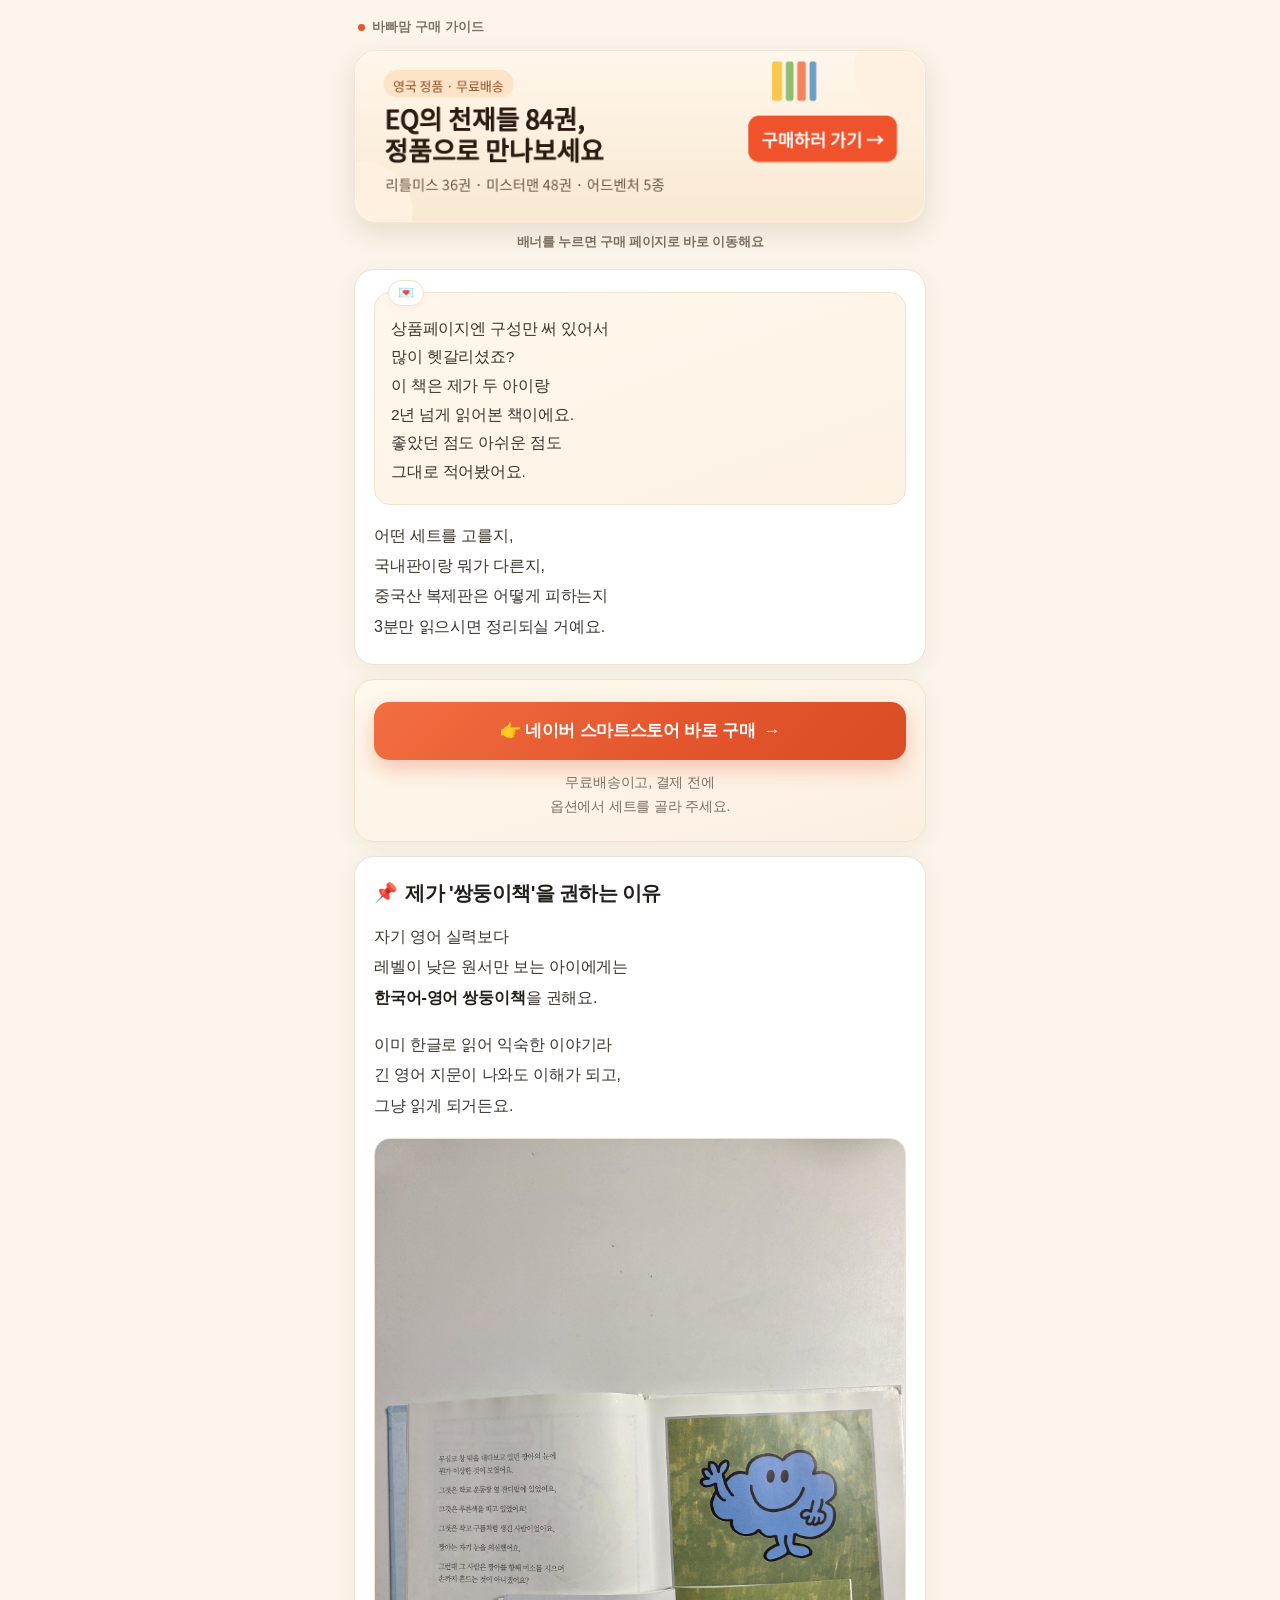
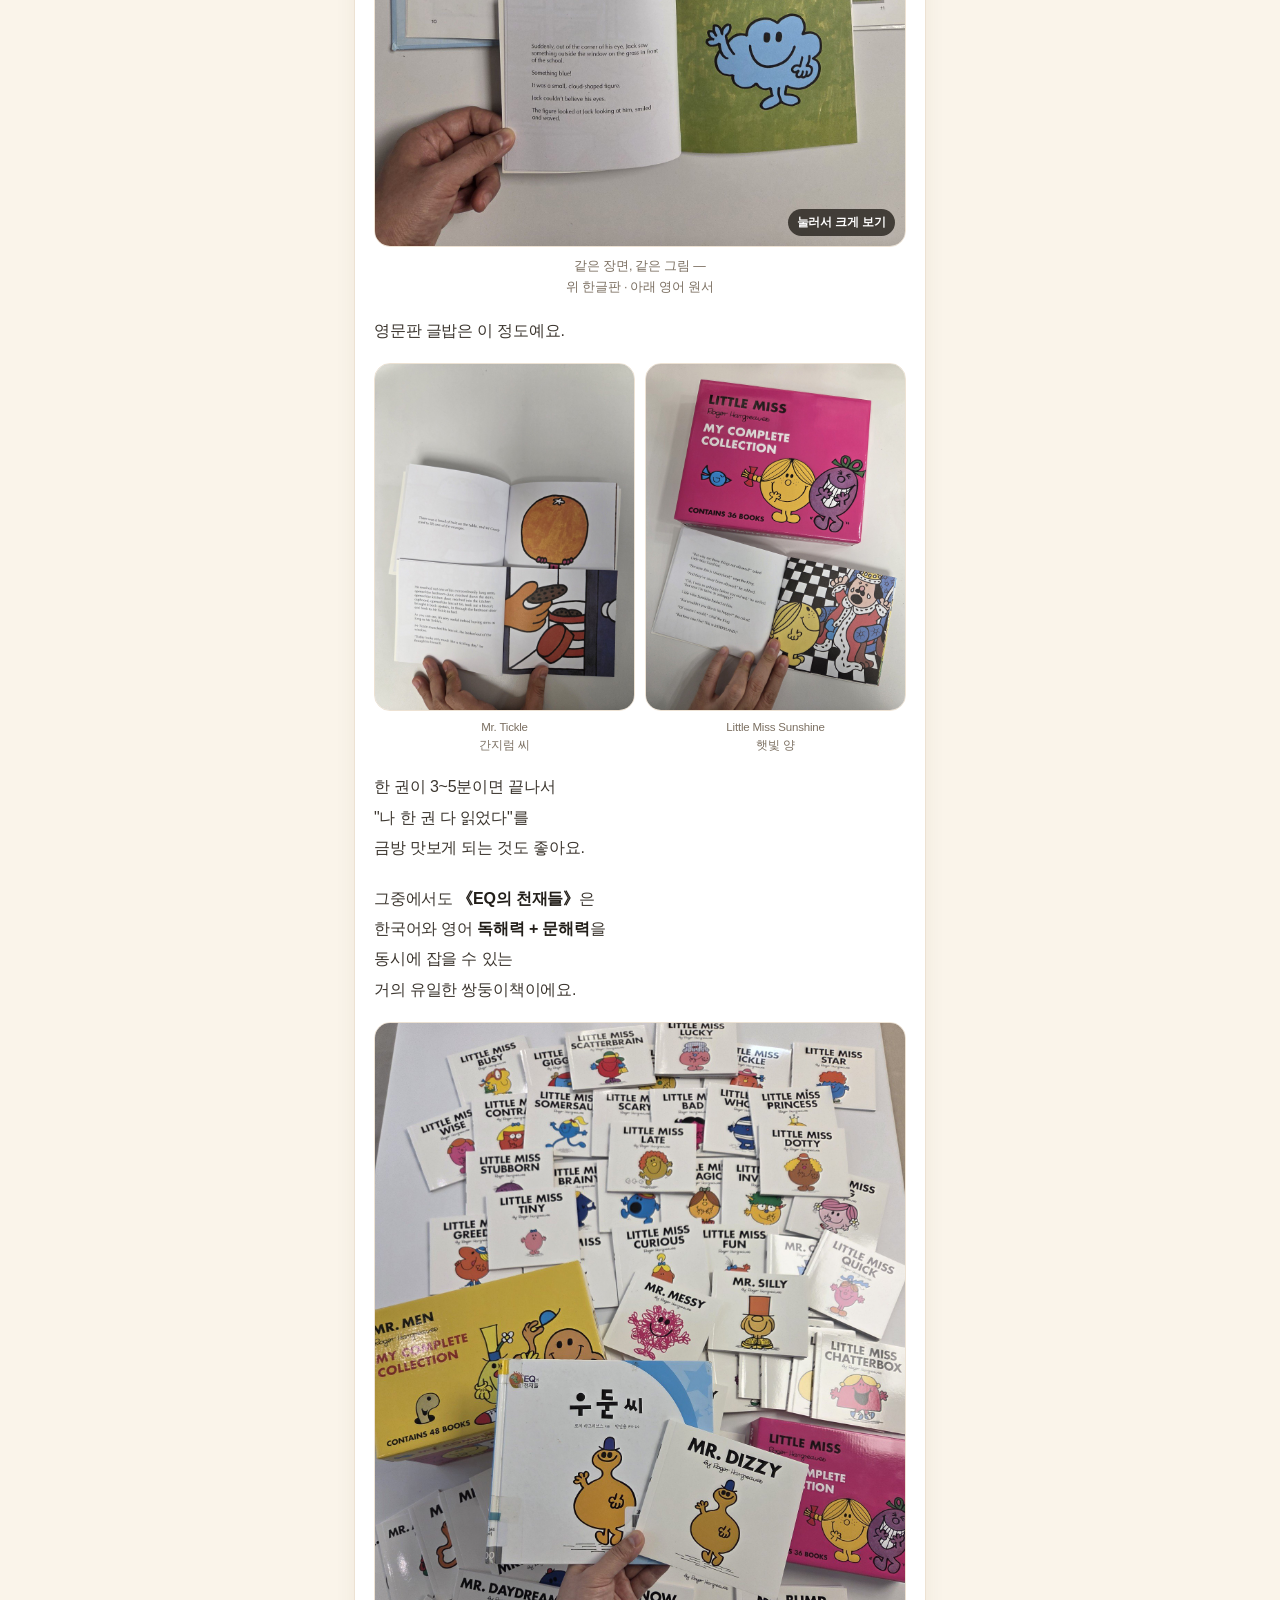
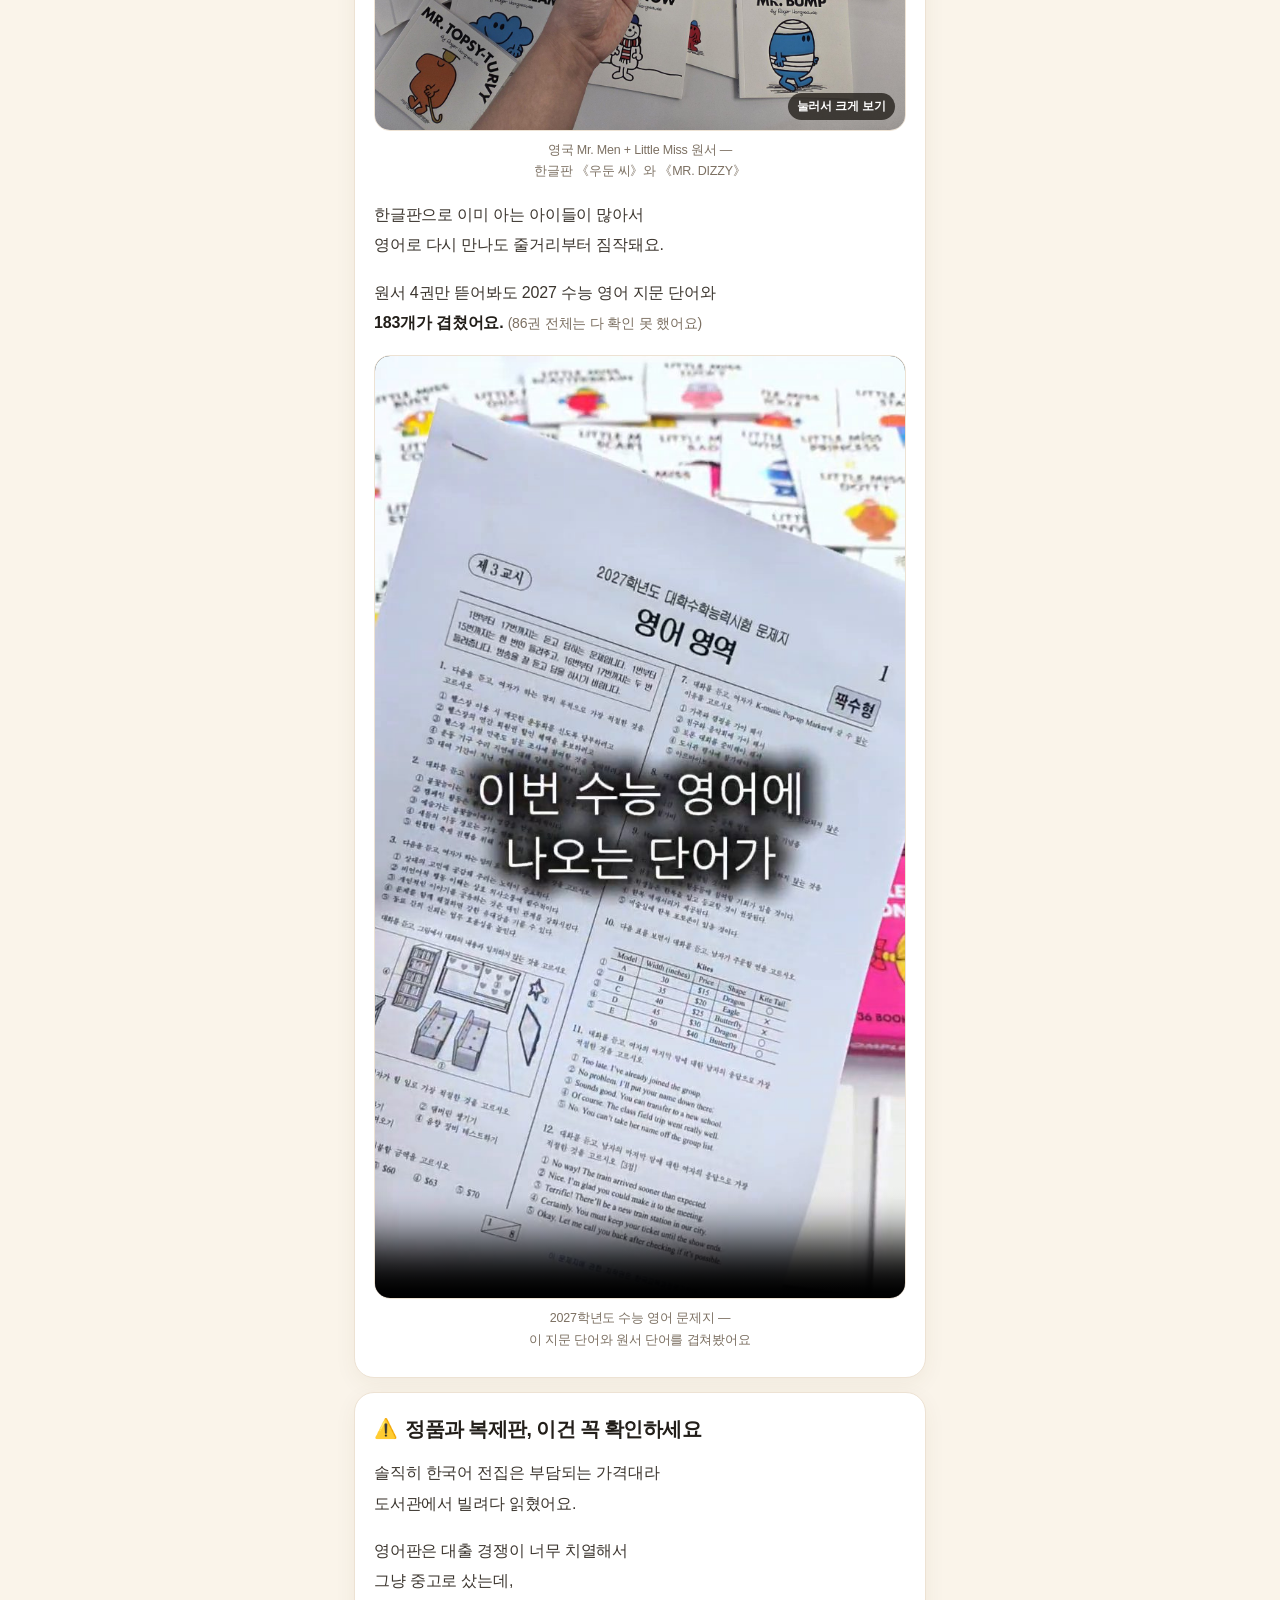
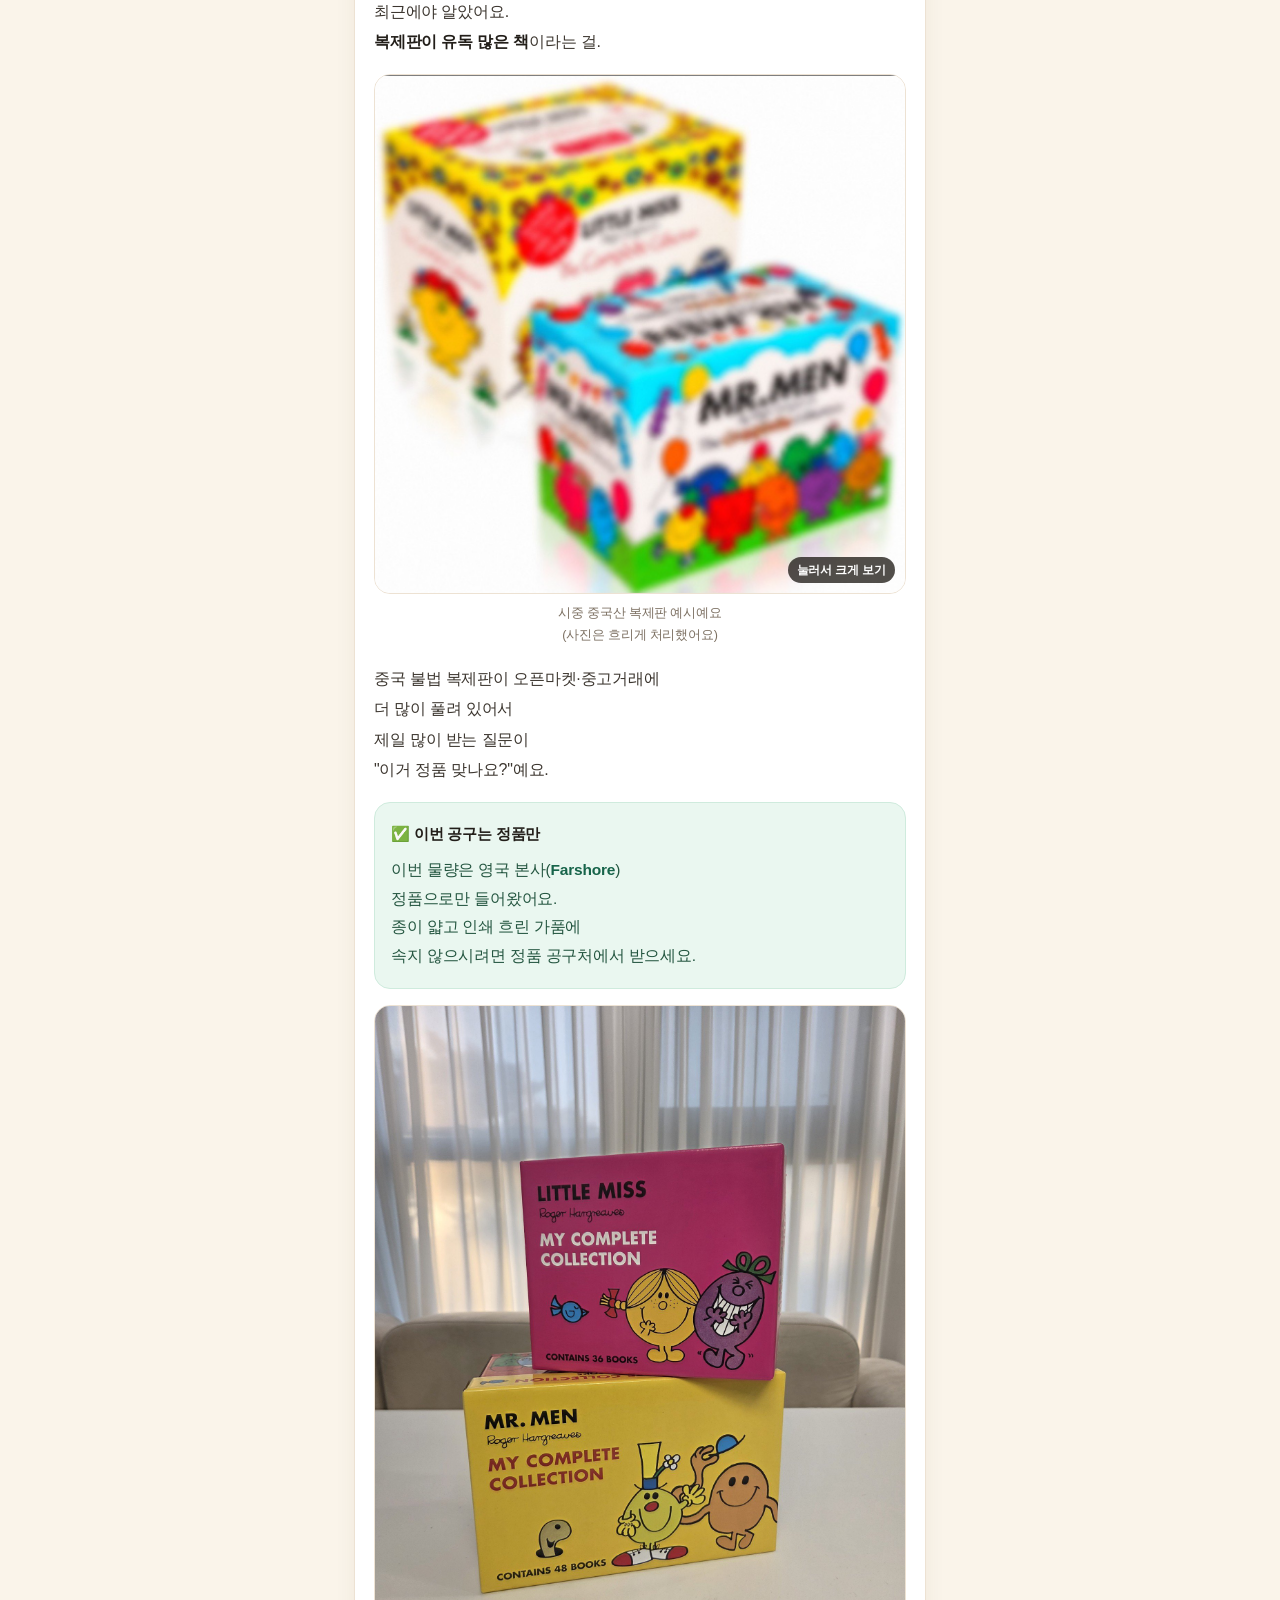
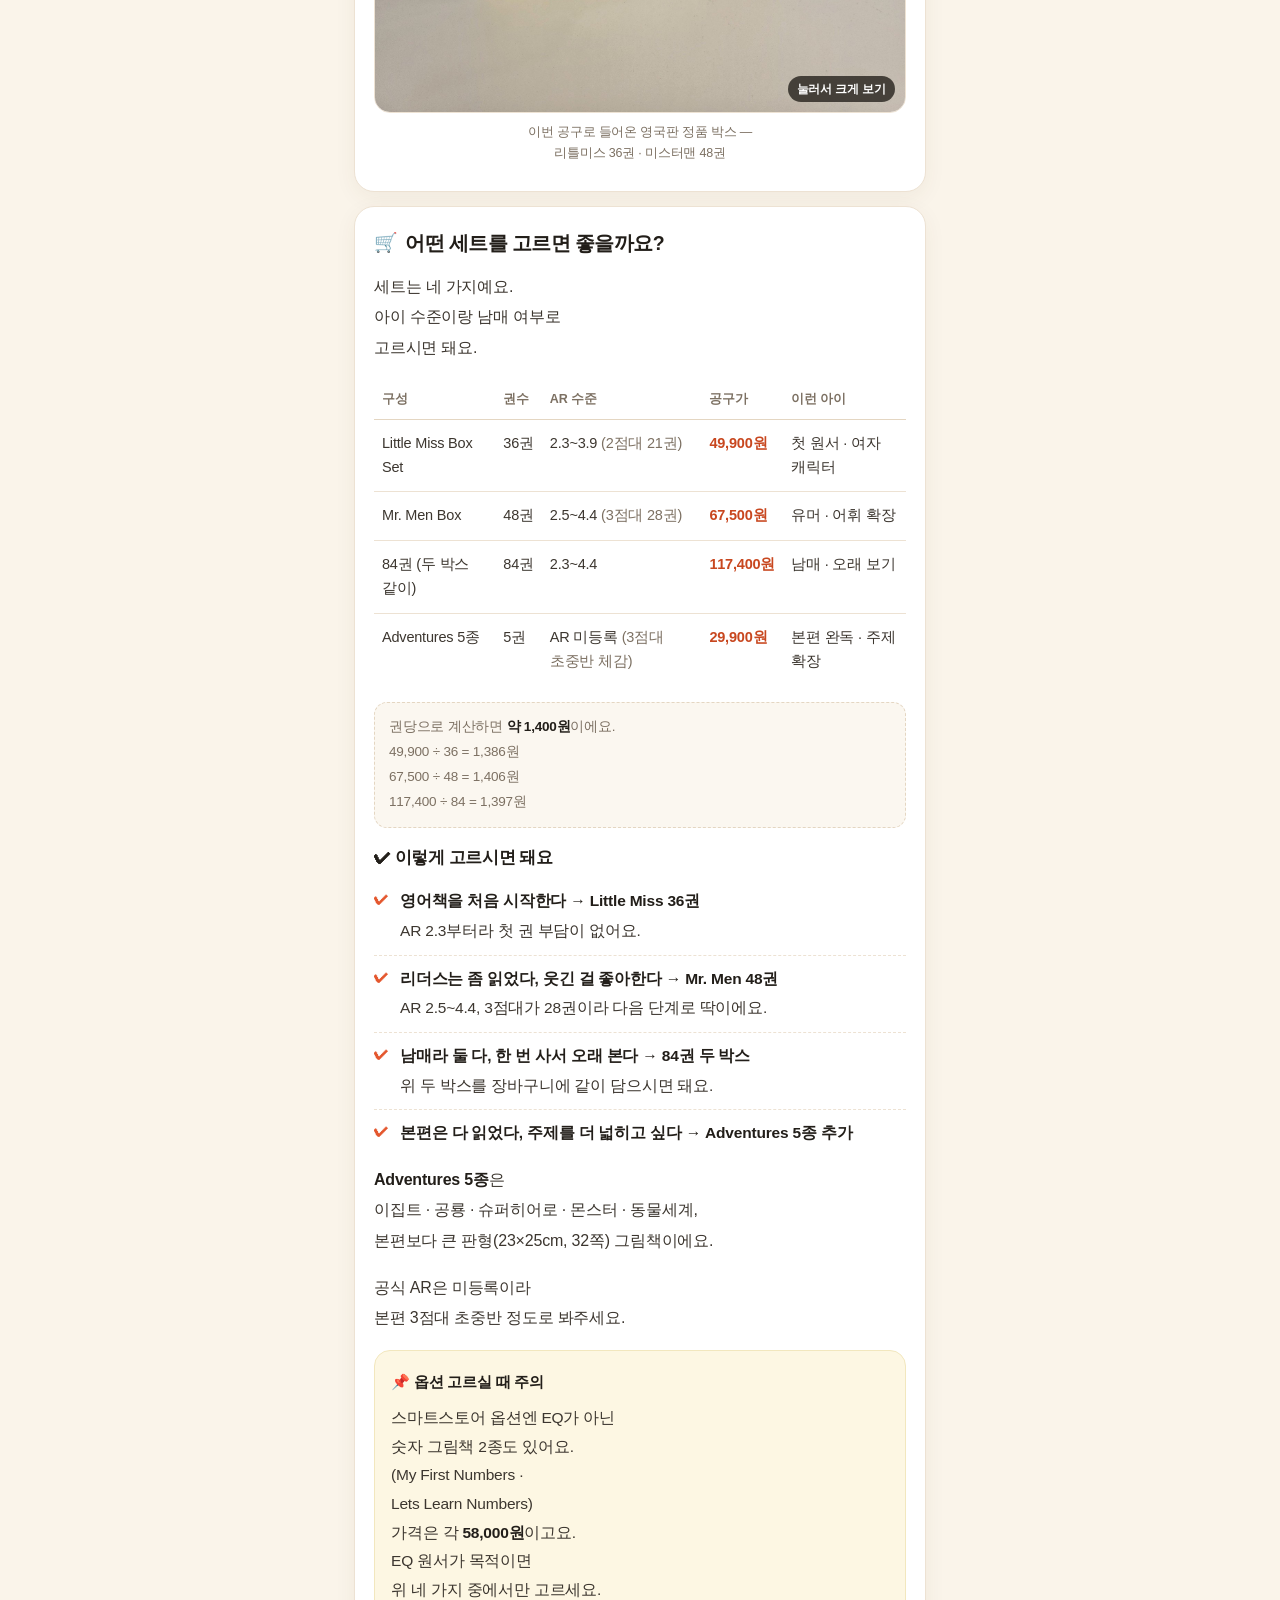
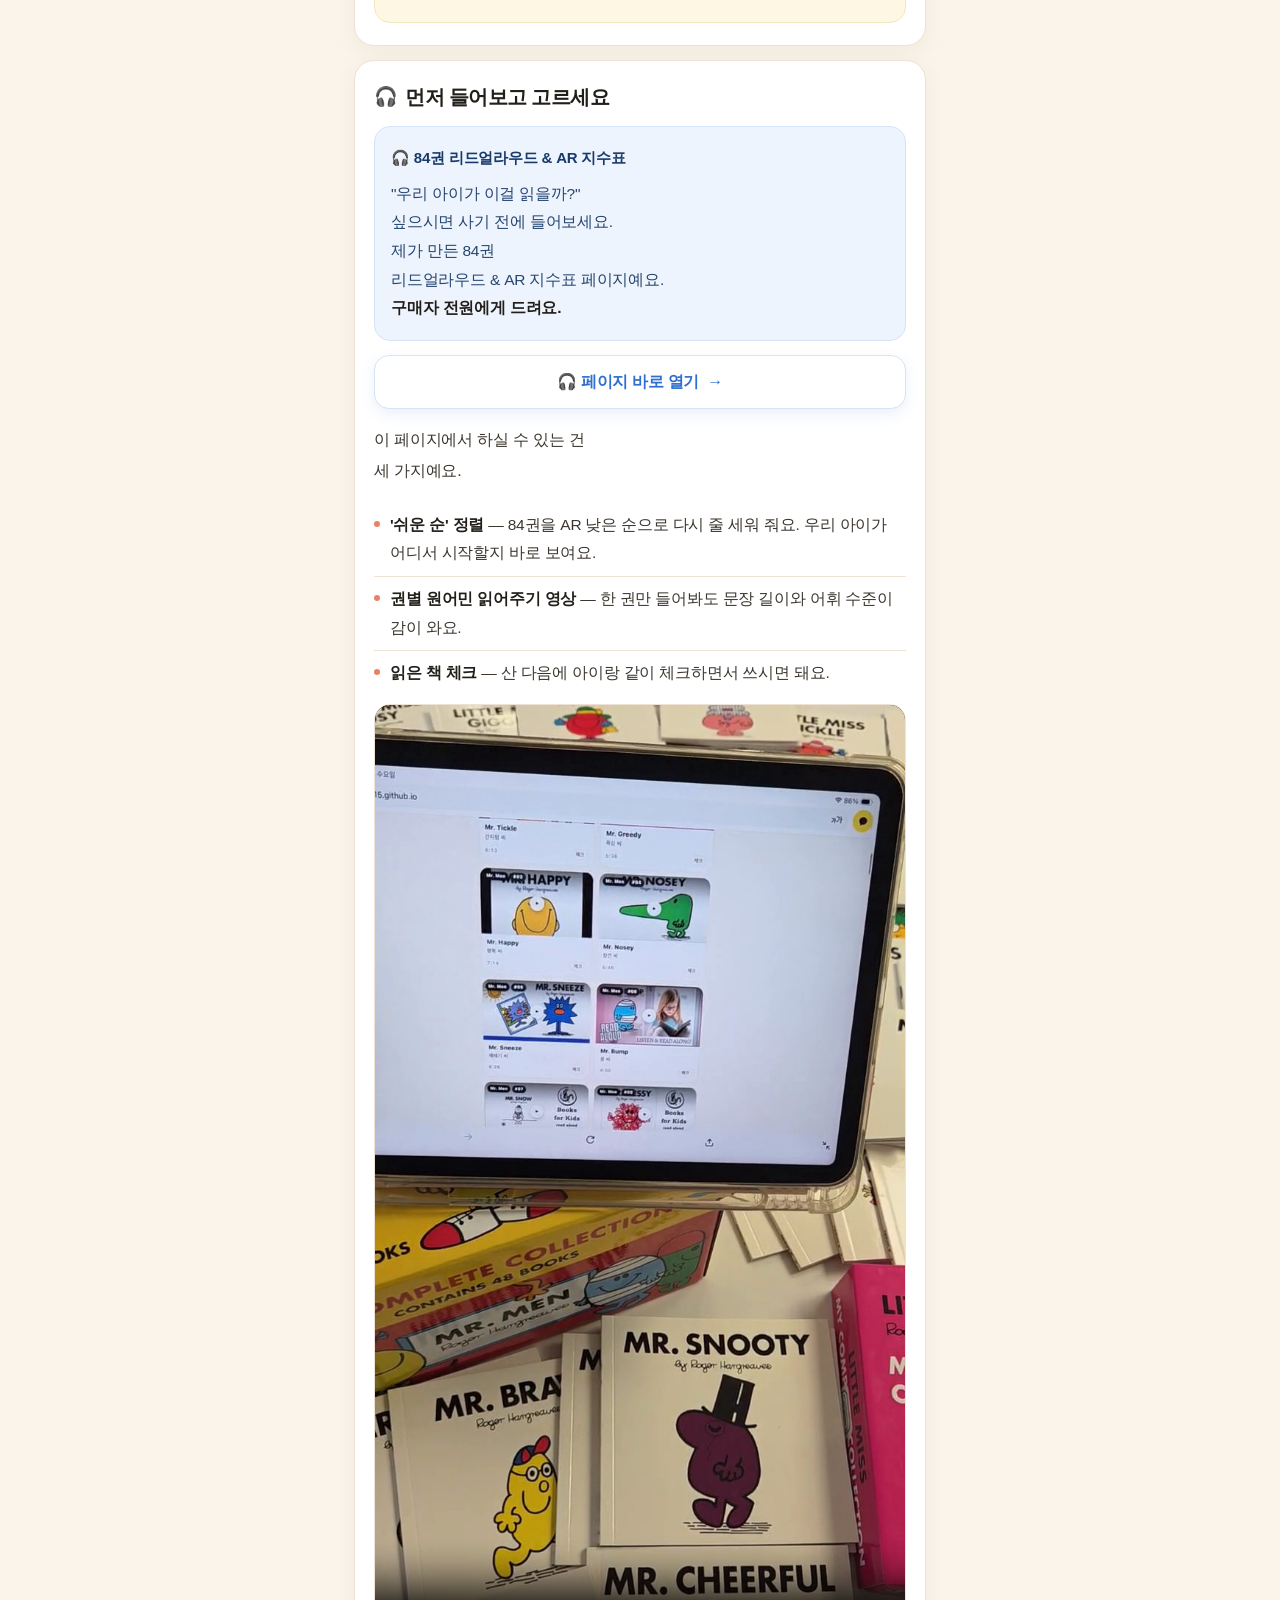
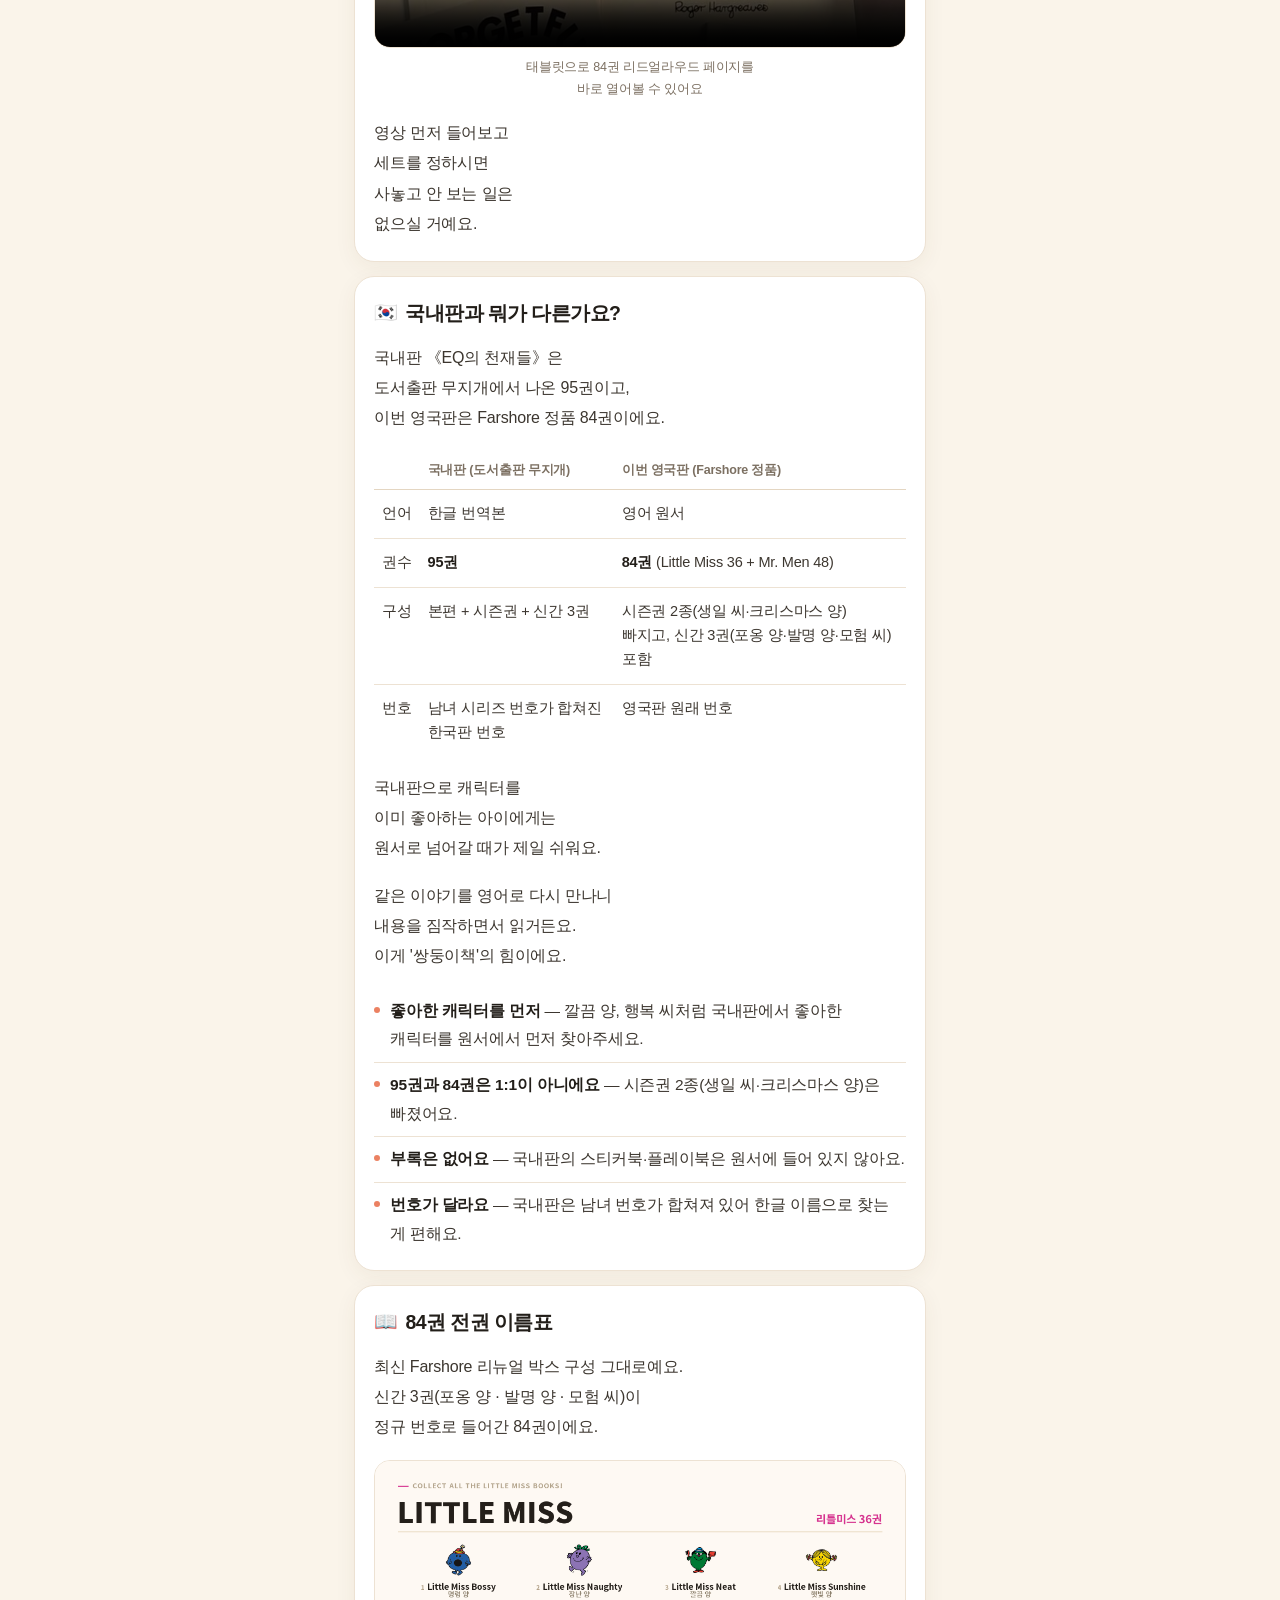
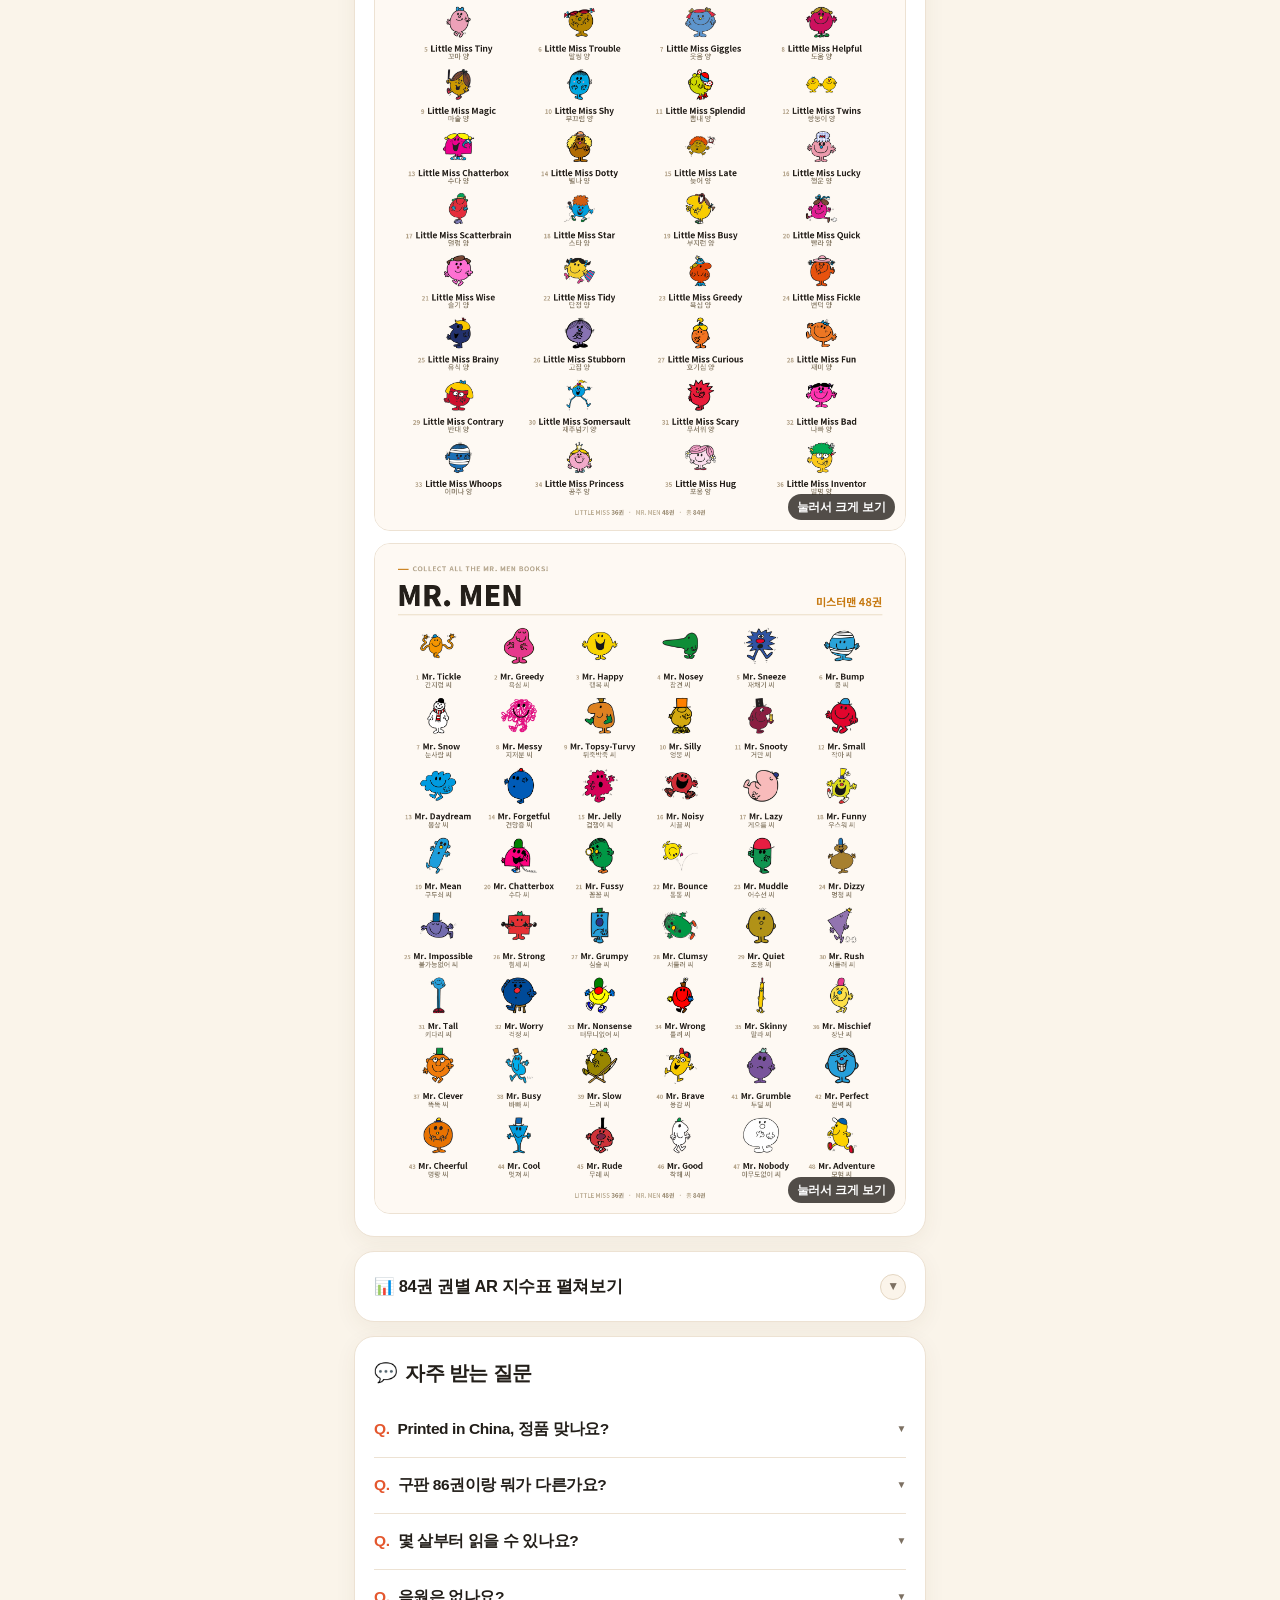
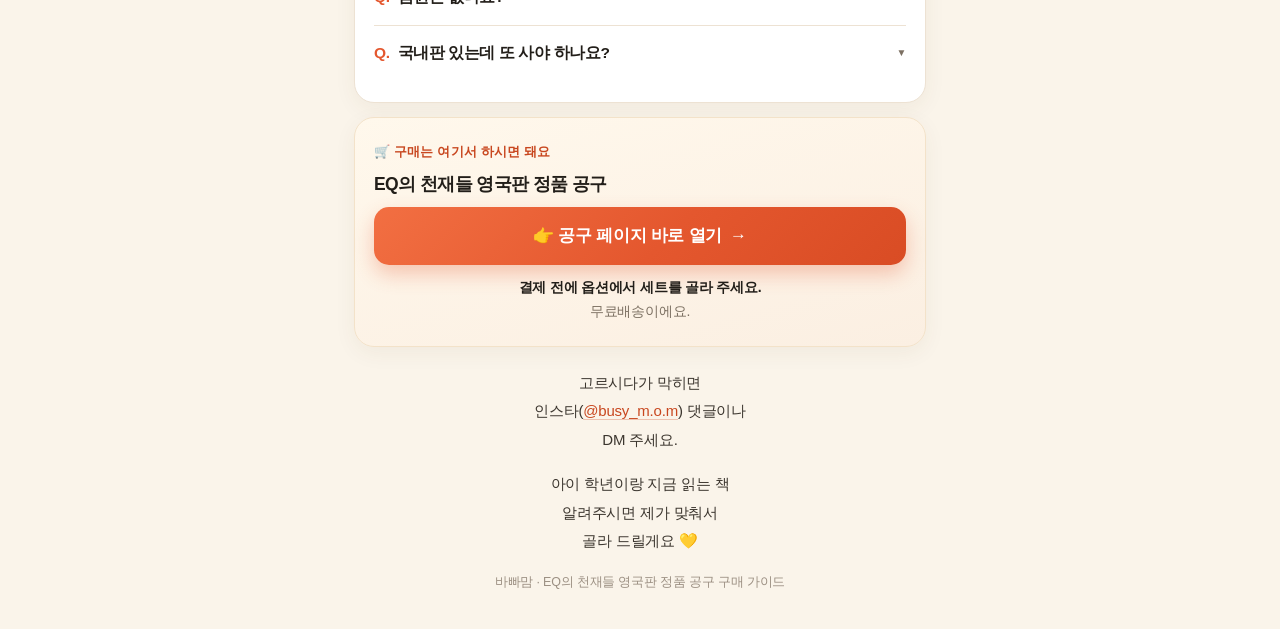
<file: eq/index.html>
<!DOCTYPE html>
<html lang="ko">
<head>
<meta charset="UTF-8" />
<meta name="viewport" content="width=device-width, initial-scale=1.0, viewport-fit=cover" />
<meta name="theme-color" content="#FAF4EA" />
<title>EQ의 천재들 영국판 정품 공구 · 바빠맘 구매 가이드</title>
<meta name="description" content="리틀미스 36권·미스터맨 48권, 세트 고르는 법과 국내판 차이, 중국산 가품 구별법, 84권 AR 지수표까지 한 페이지에 정리했습니다. 바빠맘 공구 구매 가이드." />
<meta property="og:title" content="EQ의 천재들 영국판 정품 공구 · 바빠맘 구매 가이드" />
<meta property="og:description" content="어떤 세트를 고를지, 국내판이랑 뭐가 다른지, 3분이면 정리됩니다." />
<meta property="og:image" content="https://wlfod15.github.io/jongga-scanner/assets/eq_buy_banner.png" />
<meta property="og:type" content="article" />
<link rel="icon" href="data:image/svg+xml,%3Csvg xmlns='http://www.w3.org/2000/svg' viewBox='0 0 100 100'%3E%3Crect width='100' height='100' rx='22' fill='%23E4572E'/%3E%3Ctext x='50' y='68' font-size='52' font-family='sans-serif' font-weight='bold' fill='white' text-anchor='middle'%3EEQ%3C/text%3E%3C/svg%3E" />
<style>
  :root{
    --bg:#FAF4EA; --bg2:#F5EBDC; --card:#FFFFFF;
    --ink:#221E19; --ink2:#3C362F; --muted:#7C7062;
    --line:#EDE2D3; --line2:#E4D6C2;
    --coral:#E4572E; --coral-d:#C8471F; --coral-soft:#FDEDE6;
    --mint:#1E8E63; --mint-soft:#EAF7F0; --mint-line:#CFEBDD;
    --blue:#2F6FD0; --blue-soft:#EEF4FD; --blue-line:#D6E4F7;
    --yellow-soft:#FDF7E3; --yellow-line:#F2E7BE;
    --radius:20px;
    --shadow:0 6px 22px rgba(84,62,38,.06);
  }
  *{box-sizing:border-box;-webkit-tap-highlight-color:transparent}
  html{-webkit-text-size-adjust:100%}
  body{
    margin:0; background:var(--bg); color:var(--ink2);
    font-family:-apple-system,BlinkMacSystemFont,"Apple SD Gothic Neo","Pretendard","Noto Sans KR","Malgun Gothic","Segoe UI",sans-serif;
    font-size:16px; line-height:1.9; letter-spacing:-0.2px;
    word-break:keep-all; overflow-wrap:break-word;
    -webkit-font-smoothing:antialiased;
    padding:0 0 calc(34px + env(safe-area-inset-bottom));
  }
  .sr-only{position:absolute;width:1px;height:1px;padding:0;margin:-1px;overflow:hidden;clip:rect(0,0,0,0);white-space:nowrap;border:0}
  .wrap{max-width:600px;margin:0 auto;padding:0 14px}

  /* ---------- eyebrow ---------- */
  .eyebrow{display:flex;align-items:center;gap:7px;padding:16px 4px 10px;font-size:12.5px;font-weight:800;color:var(--muted);letter-spacing:0.1px}
  .eyebrow i{width:7px;height:7px;border-radius:50%;background:var(--coral);display:block}

  /* ---------- hero banner ---------- */
  .hero{display:block;position:relative;border-radius:22px;overflow:hidden;box-shadow:0 10px 26px rgba(120,84,44,.14);line-height:0;border:1px solid rgba(228,87,46,.10)}
  .hero img{display:block;width:100%;height:auto}
  .hero::after{content:"";position:absolute;inset:0;border-radius:22px;box-shadow:inset 0 0 0 1px rgba(255,255,255,.35);pointer-events:none}
  .hero:active{transform:scale(.994)}
  .hero-hint{margin:8px 2px 0;font-size:12.5px;color:var(--muted);text-align:center;font-weight:600}

  /* ---------- cards ---------- */
  .card{background:var(--card);border:1px solid var(--line);border-radius:var(--radius);box-shadow:var(--shadow);padding:22px 19px;margin:14px 0}
  .card.tight{padding:18px 17px}
  .card > *:first-child{margin-top:0}
  .card > *:last-child{margin-bottom:0}

  h2{font-size:19.5px;line-height:1.5;font-weight:800;color:var(--ink);margin:0 0 14px;letter-spacing:-0.6px;display:flex;gap:8px;align-items:flex-start}
  h2 .ico{flex:0 0 auto;font-size:19px;line-height:1.5}
  h3{font-size:16.5px;line-height:1.6;font-weight:800;color:var(--ink);margin:0 0 8px;letter-spacing:-0.4px}
  p{margin:0 0 1.05em;font-size:16px;line-height:1.9}
  p:last-child{margin-bottom:0}
  p.small{font-size:14.5px;color:var(--muted);line-height:1.8}
  strong{color:var(--ink);font-weight:800}
  a{color:var(--coral-d);text-decoration:none;border-bottom:1px solid rgba(200,71,31,.28)}
  .muted{color:var(--muted)}

  /* ---------- callouts ---------- */
  .callout{border-radius:16px;padding:17px 16px;line-height:1.85;font-size:15.5px}
  .callout .ttl{font-weight:800;color:var(--ink);display:flex;gap:7px;align-items:center;margin-bottom:8px;font-size:15px}
  .callout p{font-size:15.5px;line-height:1.85;margin:0}
  .callout p + p{margin-top:0}
  .callout.letter{position:relative;background:linear-gradient(160deg,#FFF7EC,#FDF1E4);border:1px solid #F4E3CB;padding-top:20px}
  .callout.letter .corner{position:absolute;top:-13px;left:13px;background:#fff;border:1px solid #F4E3CB;border-radius:999px;
       padding:2px 9px;font-size:13px;line-height:1.6;box-shadow:0 2px 6px rgba(150,110,60,.08)}
  .callout.ok{background:var(--mint-soft);border:1px solid var(--mint-line);color:#245640}
  .callout.ok strong{color:#17644A}
  .callout.note{background:var(--yellow-soft);border:1px solid var(--yellow-line)}

  /* ---------- buttons ---------- */
  .btn{display:flex;align-items:center;justify-content:center;gap:8px;min-height:58px;padding:0 18px;
       border-radius:15px;background:linear-gradient(135deg,#F26F42 0%,#E4572E 55%,#D94C24 100%);
       color:#fff;font-weight:800;font-size:17px;letter-spacing:-0.3px;text-decoration:none;border:0;
       box-shadow:0 9px 20px rgba(228,87,46,.30)}
  .btn:active{transform:translateY(1px);box-shadow:0 5px 12px rgba(228,87,46,.26)}
  .btn .ar{font-weight:700}
  .btn.ghost{background:#fff;color:var(--blue);border:1.5px solid var(--blue-line);box-shadow:0 5px 14px rgba(47,111,208,.10);font-size:16px;min-height:54px}
  .btn-sub{margin:11px 0 0;text-align:center;font-size:14px;color:var(--muted);line-height:1.7}
  .cta-card{background:linear-gradient(165deg,#FFF8EC,#FBEFE2);border:1px solid #F3E2C9}
  .cta-card .kicker{font-size:13px;font-weight:800;color:var(--coral-d);letter-spacing:0.2px;margin:0 0 6px}
  .cta-card h2{margin-bottom:12px}

  /* ---------- lists ---------- */
  ul.check{list-style:none;margin:0 0 1.05em;padding:0}
  ul.check li{position:relative;padding:9px 0 9px 26px;font-size:15.5px;line-height:1.85;border-bottom:1px dashed var(--line)}
  ul.check li:last-child{border-bottom:0;padding-bottom:0}
  ul.check li::before{content:"✔";position:absolute;left:0;top:9px;color:var(--coral);font-weight:900;font-size:14px}
  ul.check li b{display:block;color:var(--ink);font-weight:800;margin-bottom:1px}
  ul.dots{list-style:none;margin:0;padding:0}
  ul.dots li{position:relative;padding:8px 0 8px 16px;font-size:15.5px;line-height:1.85;border-bottom:1px solid var(--line)}
  ul.dots li:last-child{border-bottom:0;padding-bottom:0}
  ul.dots li::before{content:"";position:absolute;left:0;top:18px;width:6px;height:6px;border-radius:50%;background:var(--coral);opacity:.75}
  ul.dots li b{color:var(--ink);font-weight:800}

  /* ---------- tables ---------- */
  .tbl{margin:2px 0 16px}
  table{width:100%;border-collapse:collapse;font-size:14.5px;line-height:1.65}
  thead th{font-size:12.5px;font-weight:800;color:var(--muted);text-align:left;padding:9px 8px;border-bottom:1.5px solid var(--line2);white-space:nowrap}
  tbody td{padding:12px 8px;border-bottom:1px solid var(--line);vertical-align:top}
  tbody tr:last-child td{border-bottom:0}
  .price{font-weight:800;color:var(--coral-d);white-space:nowrap}
  .calc{background:#FBF7F0;border:1px dashed var(--line2);border-radius:13px;padding:12px 14px;font-size:13.5px;line-height:1.85;color:var(--muted);margin:0 0 16px}
  .calc b{color:var(--ink)}

  @media (max-width:520px){
    /* 옵션 비교표 → 카드형 */
    .opt thead{display:none}
    .opt, .opt tbody, .opt tr, .opt td{display:block;width:100%}
    .opt tr{border:1px solid var(--line);border-radius:14px;padding:13px 14px;margin:0 0 10px;background:#FFFDF9}
    .opt tr:last-child{margin-bottom:0}
    .opt td{border:0;padding:2px 0;font-size:14.5px;line-height:1.6;display:flex;justify-content:space-between;gap:12px;align-items:baseline}
    .opt td .v{margin-left:auto;text-align:right}
    .opt td::before{content:attr(data-l);flex:0 0 auto;font-size:12.5px;font-weight:800;color:var(--muted);line-height:1.7}
    .opt td.c-set{display:block;font-size:16px;font-weight:800;color:var(--ink);padding:0 0 9px;margin:0 0 9px;border-bottom:1px dashed var(--line2);letter-spacing:-0.4px}
    .opt td.c-set::before{display:none}
    .opt td.c-price{font-size:15px}

    /* 국내판 vs 영국판 → 라벨 묶음 */
    .cmp thead{display:none}
    .cmp, .cmp tbody, .cmp tr, .cmp td{display:block;width:100%}
    .cmp tr{padding:12px 0;border-bottom:1px solid var(--line);margin:0}
    .cmp tr:last-child{border-bottom:0;padding-bottom:0}
    .cmp td{border:0;padding:1px 0}
    .cmp td.c-lbl{font-size:15px;font-weight:800;color:var(--ink);margin-bottom:6px}
    .cmp td.c-lbl::before{display:none}
    .cmp td.c-val{display:flex;gap:10px;font-size:14.5px;line-height:1.75;padding:2px 0}
    .cmp td.c-val::before{content:attr(data-l);flex:0 0 62px;font-size:12px;font-weight:800;color:var(--muted);line-height:1.9}
  }

  /* ---------- name label images ---------- */
  .shots{display:grid;gap:12px;margin:0}
  .shot{display:block;position:relative;border:1px solid var(--line);border-radius:16px;overflow:hidden;background:#fff;line-height:0}
  .shot img{width:100%;height:auto;display:block}
  .shot .badge{position:absolute;right:10px;bottom:10px;background:rgba(34,30,25,.78);color:#fff;font-size:11.5px;font-weight:700;
       padding:5px 9px;border-radius:999px;line-height:1.4;letter-spacing:-0.1px}
  .shot:active img{opacity:.94}
  .shot:focus{outline:none}
  .shot:focus-visible{outline:2px solid var(--coral);outline-offset:3px}
  .figure{margin:16px 0 18px}
  .figure figcaption{margin:9px 2px 0;font-size:12.5px;line-height:1.7;color:var(--muted);text-align:center}
  .figure:last-child{margin-bottom:4px}
  .grid2{display:grid;grid-template-columns:1fr 1fr;gap:10px;margin:14px 0 18px}
  .grid2 .figure{margin:0}
  .grid2 figcaption{font-size:11.5px;line-height:1.6;margin-top:7px}
  .video-wrap{border:1px solid var(--line);border-radius:16px;overflow:hidden;background:#141210;line-height:0}
  .video-wrap video{display:block;width:100%;height:auto;background:#141210}

  /* ---------- details / AR table ---------- */
  details.ar{background:#fff;border:1px solid var(--line);border-radius:var(--radius);box-shadow:var(--shadow);margin:14px 0;overflow:hidden}
  details.ar > summary{list-style:none;cursor:pointer;display:flex;align-items:center;gap:10px;padding:19px 19px;font-size:16.5px;font-weight:800;color:var(--ink);letter-spacing:-0.4px}
  details.ar > summary::-webkit-details-marker{display:none}
  details.ar > summary .chev{margin-left:auto;flex:0 0 auto;width:26px;height:26px;border-radius:50%;background:#FBF4EA;border:1px solid var(--line2);
       display:flex;align-items:center;justify-content:center;font-size:12px;color:var(--muted);transition:transform .18s ease}
  details.ar[open] > summary .chev{transform:rotate(180deg)}
  details.ar[open] > summary{border-bottom:1px solid var(--line)}
  .ar-body{padding:16px 15px 20px}
  .ar-body > p{font-size:15px;line-height:1.85}
  .ar-head{display:flex;align-items:center;gap:7px;font-size:14.5px;font-weight:800;color:var(--ink);margin:20px 0 8px;padding-top:4px}
  .ar-wrap{overflow-x:auto;-webkit-overflow-scrolling:touch;border:1px solid var(--line);border-radius:13px}
  table.art{font-size:13px;line-height:1.55;table-layout:fixed}
  table.art th, table.art td{padding:8px 7px;vertical-align:middle}
  table.art thead th{background:#FBF7F1;position:sticky;top:0;border-bottom:1px solid var(--line2)}
  table.art tbody tr:nth-child(even){background:#FDFBF7}
  table.art .n{width:9%;text-align:center;color:var(--muted);font-size:12px;font-variant-numeric:tabular-nums}
  table.art .en{width:48%;word-break:break-word}
  table.art .ko{width:28%;color:#5A5147}
  table.art .arh{width:15%;text-align:center}
  table.art td.ar{text-align:center;font-weight:800;color:var(--coral-d);font-variant-numeric:tabular-nums;white-space:nowrap}
  table.art td.ar.none{color:var(--muted);font-weight:700;font-size:11.5px}

  /* ---------- FAQ ---------- */
  .faq{border-top:1px solid var(--line)}
  .faq .q{display:block;padding:18px 0 0}
  .faq .q:first-child{padding-top:4px}
  .faq .qt{font-size:16px;font-weight:800;color:var(--ink);letter-spacing:-0.4px;margin:0 0 6px;display:flex;gap:8px;align-items:flex-start}
  .faq .qt .mark{flex:0 0 auto;color:var(--coral);font-weight:900}
  .faq .a{padding:0 0 16px 0;border-bottom:1px dashed var(--line)}
  .faq .a:last-child{border-bottom:0;padding-bottom:0}
  .faq .a p{font-size:15.5px;line-height:1.9}

  /* ---------- FAQ accordion ---------- */
  .faq-list{margin:0}
  details.fq{border-bottom:1px solid var(--line)}
  details.fq:last-child{border-bottom:0}
  details.fq > summary{list-style:none;cursor:pointer;display:flex;align-items:flex-start;gap:8px;
       padding:15px 0;font-size:15.5px;font-weight:800;color:var(--ink);letter-spacing:-0.4px;line-height:1.6}
  details.fq > summary::-webkit-details-marker{display:none}
  details.fq > summary .mark{color:var(--coral);font-weight:900;flex:0 0 auto}
  details.fq > summary .chev{margin-left:auto;flex:0 0 auto;color:var(--muted);font-size:10px;line-height:2.4;transition:transform .18s ease}
  details.fq[open] > summary .chev{transform:rotate(180deg)}
  details.fq > summary span:nth-child(2){flex:1}
  details.fq .a{padding:0 0 16px 22px}
  details.fq .a p{font-size:15px;line-height:1.85;margin:0 0 .8em}
  details.fq .a p:last-child{margin-bottom:0}

  /* ---------- footer ---------- */
  .foot{margin:22px 0 0;padding:0 6px;text-align:center;font-size:13px;line-height:1.9;color:var(--muted)}
  .foot p{font-size:15px;color:var(--ink2);line-height:1.9}
  .foot .sig{margin-top:14px;font-size:12.5px;color:#9C9083}

  /* ---------- lightbox ---------- */
  .lb{position:fixed;inset:0;z-index:100;background:rgba(24,20,16,.94);display:none;padding:calc(14px + env(safe-area-inset-top)) 10px calc(14px + env(safe-area-inset-bottom));
      overscroll-behavior:contain}
  .lb.open{display:flex;flex-direction:column;align-items:center;justify-content:center;gap:12px}
  .lb img{max-width:100%;max-height:calc(100vh - 150px);width:auto;height:auto;border-radius:10px;background:#fff;box-shadow:0 10px 40px rgba(0,0,0,.5)}
  .lb .cap{color:#EADFCF;font-size:13px;text-align:center;line-height:1.7}
  .lb .cap a{color:#fff;border-bottom:1px solid rgba(255,255,255,.5);font-weight:700}
  .lb .x{position:absolute;top:calc(10px + env(safe-area-inset-top));right:12px;width:40px;height:40px;border-radius:50%;
      background:rgba(255,255,255,.14);color:#fff;border:1px solid rgba(255,255,255,.28);font-size:17px;line-height:1;
      display:flex;align-items:center;justify-content:center;cursor:pointer;font-family:inherit}
  body.locked{overflow:hidden}
  @media (prefers-reduced-motion:no-preference){
    .hero:active{transition:transform .08s ease}
  }
</style>
</head>
<body>
<div class="wrap">

  <div class="eyebrow"><i></i>바빠맘 구매 가이드</div>

  <a class="hero" href="https://mkt.shopping.naver.com/link/6ad6b1eb77dc1937d9943f8a" target="_blank" rel="noopener"
     aria-label="네이버 스마트스토어에서 EQ의 천재들 영국판 정품 구매하기">
    <img src="../assets/eq_buy_banner.png" width="1200" height="360"
         alt="EQ의 천재들 영국 정품 · 무료배송 · 리틀미스 36권, 미스터맨 48권, 어드벤처 5종 — 구매하러 가기" />
  </a>
  <div class="hero-hint">배너를 누르면 구매 페이지로 바로 이동해요</div>

  <!-- 인트로 -->
  <section class="card">
    <div class="callout letter">
      <span class="corner">💌</span>
      <p style="margin-top:2px">상품페이지엔 구성만 써 있어서<br />많이 헷갈리셨죠?<br />이 책은 제가 두 아이랑<br />2년 넘게 읽어본 책이에요.<br />좋았던 점도 아쉬운 점도<br />그대로 적어봤어요.</p>
    </div>
    <p style="margin-top:16px">어떤 세트를 고를지,<br />국내판이랑 뭐가 다른지,<br />중국산 복제판은 어떻게 피하는지<br />3분만 읽으시면 정리되실 거예요.</p>
  </section>

  <!-- 상단 구매 CTA -->
  <section class="card cta-card">
    <a class="btn" href="https://mkt.shopping.naver.com/link/6ad6b1eb77dc1937d9943f8a" target="_blank" rel="noopener">👉 네이버 스마트스토어 바로 구매 <span class="ar">→</span></a>
    <p class="btn-sub">무료배송이고, 결제 전에<br />옵션에서 세트를 골라 주세요.</p>
  </section>

  <!-- 쌍둥이책 -->
  <section class="card">
    <h2><span class="ico">📌</span><span>제가 '쌍둥이책'을 권하는 이유</span></h2>
    <p>자기 영어 실력보다<br />레벨이 낮은 원서만 보는 아이에게는<br /><strong>한국어-영어 쌍둥이책</strong>을 권해요.</p>
    <p>이미 한글로 읽어 익숙한 이야기라<br />긴 영어 지문이 나와도 이해가 되고,<br />그냥 읽게 되거든요.</p>

    <figure class="figure">
      <a class="shot" href="../assets/eq_twin_pages.jpg" data-zoom="1" data-cap="같은 장면, 같은 그림 — 한글판과 영어판 내지">
        <img src="../assets/eq_twin_pages.jpg" width="1536" height="2048" loading="lazy" decoding="async"
             alt="한글판과 영어판의 같은 장면 내지를 나란히 펼쳐 비교한 사진" />
        <span class="badge">눌러서 크게 보기</span>
      </a>
      <figcaption>같은 장면, 같은 그림 —<br />위 한글판 · 아래 영어 원서</figcaption>
    </figure>

    <p>영문판 글밥은 이 정도예요.</p>
    <div class="grid2">
      <figure class="figure">
        <a class="shot" href="../assets/eq_mrtickle.jpg" data-zoom="1" data-cap="Mr. Tickle — 간지럼 씨 본문">
          <img src="../assets/eq_mrtickle.jpg" width="1536" height="2048" loading="lazy" decoding="async"
               alt="Mr. Tickle 원서 본문을 펼친 사진" />
        </a>
        <figcaption>Mr. Tickle<br />간지럼 씨</figcaption>
      </figure>
      <figure class="figure">
        <a class="shot" href="../assets/eq_lms_sunshine.jpg" data-zoom="1" data-cap="Little Miss Sunshine — 햇빛 양 본문">
          <img src="../assets/eq_lms_sunshine.jpg" width="1536" height="2048" loading="lazy" decoding="async"
               alt="Little Miss Sunshine 원서 본문을 펼친 사진" />
        </a>
        <figcaption>Little Miss Sunshine<br />햇빛 양</figcaption>
      </figure>
    </div>

    <p style="margin-top:16px">한 권이 3~5분이면 끝나서<br />"나 한 권 다 읽었다"를<br />금방 맛보게 되는 것도 좋아요.</p>

    <p style="margin-top:20px">그중에서도 <strong>《EQ의 천재들》</strong>은<br />한국어와 영어 <strong>독해력 + 문해력</strong>을<br />동시에 잡을 수 있는<br />거의 유일한 쌍둥이책이에요.</p>

    <figure class="figure">
      <a class="shot" href="../assets/eq_twin_covers.jpg" data-zoom="1" data-cap="한글판 《우둔 씨》와 원서 《MR. DIZZY》 — 같은 캐릭터, 같은 이야기">
        <img src="../assets/eq_twin_covers.jpg" width="1536" height="2048" loading="lazy" decoding="async"
             alt="한글판 우둔 씨와 원서 MR. DIZZY, 그리고 84권을 펼쳐놓은 사진" />
        <span class="badge">눌러서 크게 보기</span>
      </a>
      <figcaption>영국 Mr. Men + Little Miss 원서 —<br />한글판 《우둔 씨》와 《MR. DIZZY》</figcaption>
    </figure>

    <p>한글판으로 이미 아는 아이들이 많아서<br />영어로 다시 만나도 줄거리부터 짐작돼요.</p>
    <p>원서 4권만 뜯어봐도 2027 수능 영어 지문 단어와<br /><strong>183개가 겹쳤어요.</strong> <span class="muted" style="font-size:14px">(86권 전체는 다 확인 못 했어요)</span></p>

    <figure class="figure">
      <div class="video-wrap">
        <video controls playsinline preload="metadata" poster="../assets/eq_video_exam_poster.jpg" width="720" height="1280">
          <source src="../assets/eq_readaloud_exam.mp4" type="video/mp4" />
          영상을 재생할 수 없어요.
        </video>
      </div>
      <figcaption>2027학년도 수능 영어 문제지 —<br />이 지문 단어와 원서 단어를 겹쳐봤어요</figcaption>
    </figure>
  </section>

  <!-- 정품 vs 복제판 -->
  <section class="card">
    <h2><span class="ico">⚠️</span><span>정품과 복제판, 이건 꼭 확인하세요</span></h2>
    <p>솔직히 한국어 전집은 부담되는 가격대라<br />도서관에서 빌려다 읽혔어요.</p>
    <p>영어판은 대출 경쟁이 너무 치열해서<br />그냥 중고로 샀는데,<br />최근에야 알았어요.<br /><strong>복제판이 유독 많은 책</strong>이라는 걸.</p>

    <figure class="figure">
      <a class="shot" href="../assets/eq_fake_boxes.jpg" data-zoom="1" data-cap="시중에 유통되는 중국산 복제판 박스 예시 (사진은 흐리게 처리했어요)">
        <img src="../assets/eq_fake_boxes.jpg" width="1079" height="1055" loading="lazy" decoding="async"
             alt="시중에 유통되는 중국산 복제판 박스 예시 사진(흐리게 처리)" />
        <span class="badge">눌러서 크게 보기</span>
      </a>
      <figcaption>시중 중국산 복제판 예시예요<br />(사진은 흐리게 처리했어요)</figcaption>
    </figure>

    <p>중국 불법 복제판이 오픈마켓·중고거래에<br />더 많이 풀려 있어서<br />제일 많이 받는 질문이<br />"이거 정품 맞나요?"예요.</p>

    <div class="callout ok" style="margin-top:4px">
      <div class="ttl">✅ 이번 공구는 정품만</div>
      <p>이번 물량은 영국 본사(<strong>Farshore</strong>)<br />정품으로만 들어왔어요.<br />종이 얇고 인쇄 흐린 가품에<br />속지 않으시려면 정품 공구처에서 받으세요.</p>
    </div>

    <figure class="figure">
      <a class="shot" href="../assets/eq_real_boxes.jpg" data-zoom="1" data-cap="이번 공구로 들어온 영국판 정품 박스 — 리틀미스 36권 · 미스터맨 48권">
        <img src="../assets/eq_real_boxes.jpg" width="1536" height="2048" loading="lazy" decoding="async"
             alt="리틀미스 36권 핑크 박스와 미스터맨 48권 노랑 박스 정품 실물" />
        <span class="badge">눌러서 크게 보기</span>
      </a>
      <figcaption>이번 공구로 들어온 영국판 정품 박스 —<br />리틀미스 36권 · 미스터맨 48권</figcaption>
    </figure>
  </section>

  <!-- 세트 고르기 -->
  <section class="card">
    <h2><span class="ico">🛒</span><span>어떤 세트를 고르면 좋을까요?</span></h2>
    <p>세트는 네 가지예요.<br />아이 수준이랑 남매 여부로<br />고르시면 돼요.</p>

    <div class="tbl">
      <table class="opt">
        <thead>
          <tr><th>구성</th><th>권수</th><th>AR 수준</th><th>공구가</th><th>이런 아이</th></tr>
        </thead>
        <tbody>
          <tr>
            <td class="c-set">Little Miss Box Set</td>
            <td data-l="권수"><span class="v">36권</span></td>
            <td data-l="AR 수준"><span class="v">2.3~3.9 <span class="muted">(2점대 21권)</span></span></td>
            <td data-l="공구가" class="c-price"><span class="v price">49,900원</span></td>
            <td data-l="이런 아이"><span class="v">첫 원서 · 여자 캐릭터</span></td>
          </tr>
          <tr>
            <td class="c-set">Mr. Men Box</td>
            <td data-l="권수"><span class="v">48권</span></td>
            <td data-l="AR 수준"><span class="v">2.5~4.4 <span class="muted">(3점대 28권)</span></span></td>
            <td data-l="공구가" class="c-price"><span class="v price">67,500원</span></td>
            <td data-l="이런 아이"><span class="v">유머 · 어휘 확장</span></td>
          </tr>
          <tr>
            <td class="c-set">84권 (두 박스 같이)</td>
            <td data-l="권수"><span class="v">84권</span></td>
            <td data-l="AR 수준"><span class="v">2.3~4.4</span></td>
            <td data-l="공구가" class="c-price"><span class="v price">117,400원</span></td>
            <td data-l="이런 아이"><span class="v">남매 · 오래 보기</span></td>
          </tr>
          <tr>
            <td class="c-set">Adventures 5종</td>
            <td data-l="권수"><span class="v">5권</span></td>
            <td data-l="AR 수준"><span class="v">AR 미등록 <span class="muted">(3점대 초중반 체감)</span></span></td>
            <td data-l="공구가" class="c-price"><span class="v price">29,900원</span></td>
            <td data-l="이런 아이"><span class="v">본편 완독 · 주제 확장</span></td>
          </tr>
        </tbody>
      </table>
    </div>

    <div class="calc">
      권당으로 계산하면 <b>약 1,400원</b>이에요.<br />
      49,900 ÷ 36 = 1,386원<br />
      67,500 ÷ 48 = 1,406원<br />
      117,400 ÷ 84 = 1,397원
    </div>

    <h3>✔ 이렇게 고르시면 돼요</h3>
    <ul class="check">
      <li><b>영어책을 처음 시작한다 → Little Miss 36권</b>AR 2.3부터라 첫 권 부담이 없어요.</li>
      <li><b>리더스는 좀 읽었다, 웃긴 걸 좋아한다 → Mr. Men 48권</b>AR 2.5~4.4, 3점대가 28권이라 다음 단계로 딱이에요.</li>
      <li><b>남매라 둘 다, 한 번 사서 오래 본다 → 84권 두 박스</b>위 두 박스를 장바구니에 같이 담으시면 돼요.</li>
      <li><b>본편은 다 읽었다, 주제를 더 넓히고 싶다 → Adventures 5종 추가</b></li>
    </ul>

    <p style="margin-top:16px"><strong>Adventures 5종</strong>은<br />이집트 · 공룡 · 슈퍼히어로 · 몬스터 · 동물세계,<br />본편보다 큰 판형(23×25cm, 32쪽) 그림책이에요.</p>
    <p>공식 AR은 미등록이라<br />본편 3점대 초중반 정도로 봐주세요.</p>

    <div class="callout note" style="margin-top:4px">
      <div class="ttl">📌 옵션 고르실 때 주의</div>
      <p>스마트스토어 옵션엔 EQ가 아닌<br />숫자 그림책 2종도 있어요.<br />(My First Numbers ·<br />Lets Learn Numbers)<br />가격은 각 <strong>58,000원</strong>이고요.<br />EQ 원서가 목적이면<br />위 네 가지 중에서만 고르세요.</p>
    </div>
  </section>

  <!-- 리드얼라우드 -->
  <section class="card">
    <h2><span class="ico">🎧</span><span>먼저 들어보고 고르세요</span></h2>
    <div class="callout" style="background:var(--blue-soft);border:1px solid var(--blue-line);color:#26456F">
      <div class="ttl" style="color:#173A6B">🎧 84권 리드얼라우드 &amp; AR 지수표</div>
      <p>"우리 아이가 이걸 읽을까?"<br />싶으시면 사기 전에 들어보세요.<br />제가 만든 84권<br />리드얼라우드 &amp; AR 지수표 페이지예요.<br /><strong>구매자 전원에게 드려요.</strong></p>
    </div>
    <a class="btn ghost" style="margin-top:14px" href="https://wlfod15.github.io/jongga-scanner/" target="_blank" rel="noopener">🎧 페이지 바로 열기 <span class="ar">→</span></a>

    <p style="margin-top:16px">이 페이지에서 하실 수 있는 건<br />세 가지예요.</p>
    <ul class="dots">
      <li><b>'쉬운 순' 정렬</b> — 84권을 AR 낮은 순으로 다시 줄 세워 줘요. 우리 아이가 어디서 시작할지 바로 보여요.</li>
      <li><b>권별 원어민 읽어주기 영상</b> — 한 권만 들어봐도 문장 길이와 어휘 수준이 감이 와요.</li>
      <li><b>읽은 책 체크</b> — 산 다음에 아이랑 같이 체크하면서 쓰시면 돼요.</li>
    </ul>
    <figure class="figure">
      <div class="video-wrap">
        <video controls playsinline preload="metadata" poster="../assets/eq_video_app_poster.jpg" width="720" height="1280">
          <source src="../assets/eq_readaloud_app.mp4" type="video/mp4" />
          영상을 재생할 수 없어요.
        </video>
      </div>
      <figcaption>태블릿으로 84권 리드얼라우드 페이지를<br />바로 열어볼 수 있어요</figcaption>
    </figure>

    <p>영상 먼저 들어보고<br />세트를 정하시면<br />사놓고 안 보는 일은<br />없으실 거예요.</p>
  </section>

  <!-- 국내판 vs 영국판 -->
  <section class="card">
    <h2><span class="ico">🇰🇷</span><span>국내판과 뭐가 다른가요?</span></h2>
    <p>국내판 《EQ의 천재들》은<br />도서출판 무지개에서 나온 95권이고,<br />이번 영국판은 Farshore 정품 84권이에요.</p>

    <div class="tbl">
      <table class="cmp">
        <thead>
          <tr><th><span class="sr-only">구분</span></th><th>국내판 (도서출판 무지개)</th><th>이번 영국판 (Farshore 정품)</th></tr>
        </thead>
        <tbody>
          <tr>
            <td class="c-lbl">언어</td>
            <td class="c-val" data-l="국내판">한글 번역본</td>
            <td class="c-val" data-l="영국판">영어 원서</td>
          </tr>
          <tr>
            <td class="c-lbl">권수</td>
            <td class="c-val" data-l="국내판"><strong>95권</strong></td>
            <td class="c-val" data-l="영국판"><strong>84권</strong> (Little Miss 36 + Mr. Men 48)</td>
          </tr>
          <tr>
            <td class="c-lbl">구성</td>
            <td class="c-val" data-l="국내판">본편 + 시즌권 + 신간 3권</td>
            <td class="c-val" data-l="영국판">시즌권 2종(생일 씨·크리스마스 양) 빠지고, 신간 3권(포옹 양·발명 양·모험 씨) 포함</td>
          </tr>
          <tr>
            <td class="c-lbl">번호</td>
            <td class="c-val" data-l="국내판">남녀 시리즈 번호가 합쳐진 한국판 번호</td>
            <td class="c-val" data-l="영국판">영국판 원래 번호</td>
          </tr>
        </tbody>
      </table>
    </div>

    <p>국내판으로 캐릭터를<br />이미 좋아하는 아이에게는<br />원서로 넘어갈 때가 제일 쉬워요.</p>
    <p>같은 이야기를 영어로 다시 만나니<br />내용을 짐작하면서 읽거든요.<br />이게 '쌍둥이책'의 힘이에요.</p>

    <ul class="dots">
      <li><b>좋아한 캐릭터를 먼저</b> — 깔끔 양, 행복 씨처럼 국내판에서 좋아한 캐릭터를 원서에서 먼저 찾아주세요.</li>
      <li><b>95권과 84권은 1:1이 아니에요</b> — 시즌권 2종(생일 씨·크리스마스 양)은 빠졌어요.</li>
      <li><b>부록은 없어요</b> — 국내판의 스티커북·플레이북은 원서에 들어 있지 않아요.</li>
      <li><b>번호가 달라요</b> — 국내판은 남녀 번호가 합쳐져 있어 한글 이름으로 찾는 게 편해요.</li>
    </ul>
  </section>

  <!-- 이름표 -->
  <section class="card">
    <h2><span class="ico">📖</span><span>84권 전권 이름표</span></h2>
    <p>최신 Farshore 리뉴얼 박스 구성 그대로예요.<br />신간 3권(포옹 양 · 발명 양 · 모험 씨)이<br />정규 번호로 들어간 84권이에요.</p>

    <div class="shots">
      <a class="shot" href="../assets/little_miss_names.png" data-zoom="1" data-cap="LITTLE MISS 36권 영문·한글 이름표">
        <img src="../assets/little_miss_names.png" width="1942" height="2452" loading="lazy" decoding="async"
             alt="LITTLE MISS 36권 영문·한글 이름표" />
        <span class="badge">눌러서 크게 보기</span>
      </a>
      <a class="shot" href="../assets/mr_men_names.png" data-zoom="1" data-cap="MR. MEN 48권 영문·한글 이름표">
        <img src="../assets/mr_men_names.png" width="1942" height="2452" loading="lazy" decoding="async"
             alt="MR. MEN 48권 영문·한글 이름표" />
        <span class="badge">눌러서 크게 보기</span>
      </a>
    </div>
  </section>

  <!-- AR 지수표 -->
  <details class="ar" id="artable">
    <summary>📊 84권 권별 AR 지수표 펼쳐보기 <span class="chev">▼</span></summary>
    <div class="ar-body">
      <p>숫자가 낮을수록 쉬운 책이에요.</p>
      <p>가장 쉬운 책은<br /><strong>명령 양 · 재미 양(AR 2.3)</strong>,<br />가장 높은 책은 <strong>욕심 씨(AR 4.4)</strong>이에요.</p>
      <p>모험 씨 · 포옹 양 · 발명 양 3권은<br />공식 AR 미등록이에요.</p>

      <div class="ar-head">🩷 LITTLE MISS 36권 <span class="muted" style="font-weight:700;font-size:13px">(AR 2.3~3.9)</span></div>
      <div class="ar-wrap">
<table class="art">
<thead><tr><th class="n">#</th><th class="en">영문 이름</th><th class="ko">한글 이름</th><th class="arh">AR</th></tr></thead>
<tbody>
<tr><td class="n">1</td><td class="en">Little Miss Bossy</td><td class="ko">명령 양</td><td class="ar">2.3</td></tr>
<tr><td class="n">2</td><td class="en">Little Miss Naughty</td><td class="ko">장난 양</td><td class="ar">2.4</td></tr>
<tr><td class="n">3</td><td class="en">Little Miss Neat</td><td class="ko">깔끔 양</td><td class="ar">2.9</td></tr>
<tr><td class="n">4</td><td class="en">Little Miss Sunshine</td><td class="ko">햇빛 양</td><td class="ar">2.8</td></tr>
<tr><td class="n">5</td><td class="en">Little Miss Tiny</td><td class="ko">꼬마 양</td><td class="ar">2.9</td></tr>
<tr><td class="n">6</td><td class="en">Little Miss Trouble</td><td class="ko">말썽 양</td><td class="ar">2.8</td></tr>
<tr><td class="n">7</td><td class="en">Little Miss Giggles</td><td class="ko">웃음 양</td><td class="ar">2.7</td></tr>
<tr><td class="n">8</td><td class="en">Little Miss Helpful</td><td class="ko">도움 양</td><td class="ar">2.9</td></tr>
<tr><td class="n">9</td><td class="en">Little Miss Magic</td><td class="ko">마술 양</td><td class="ar">2.8</td></tr>
<tr><td class="n">10</td><td class="en">Little Miss Shy</td><td class="ko">부끄럼 양</td><td class="ar">3.2</td></tr>
<tr><td class="n">11</td><td class="en">Little Miss Splendid</td><td class="ko">뽐내 양</td><td class="ar">2.9</td></tr>
<tr><td class="n">12</td><td class="en">Little Miss Twins</td><td class="ko">쌍둥이 양</td><td class="ar">2.9</td></tr>
<tr><td class="n">13</td><td class="en">Little Miss Chatterbox</td><td class="ko">수다 양</td><td class="ar">3.3</td></tr>
<tr><td class="n">14</td><td class="en">Little Miss Dotty</td><td class="ko">별나 양</td><td class="ar">3.2</td></tr>
<tr><td class="n">15</td><td class="en">Little Miss Late</td><td class="ko">늦어 양</td><td class="ar">2.4</td></tr>
<tr><td class="n">16</td><td class="en">Little Miss Lucky</td><td class="ko">행운 양</td><td class="ar">2.5</td></tr>
<tr><td class="n">17</td><td class="en">Little Miss Scatterbrain</td><td class="ko">덜렁 양</td><td class="ar">2.4</td></tr>
<tr><td class="n">18</td><td class="en">Little Miss Star</td><td class="ko">스타 양</td><td class="ar">2.6</td></tr>
<tr><td class="n">19</td><td class="en">Little Miss Busy</td><td class="ko">부지런 양</td><td class="ar">2.9</td></tr>
<tr><td class="n">20</td><td class="en">Little Miss Quick</td><td class="ko">빨라 양</td><td class="ar">2.9</td></tr>
<tr><td class="n">21</td><td class="en">Little Miss Wise</td><td class="ko">슬기 양</td><td class="ar">3.2</td></tr>
<tr><td class="n">22</td><td class="en">Little Miss Tidy</td><td class="ko">단정 양</td><td class="ar">3.7</td></tr>
<tr><td class="n">23</td><td class="en">Little Miss Greedy</td><td class="ko">욕심 양</td><td class="ar">3.5</td></tr>
<tr><td class="n">24</td><td class="en">Little Miss Fickle</td><td class="ko">변덕 양</td><td class="ar">3.8</td></tr>
<tr><td class="n">25</td><td class="en">Little Miss Brainy</td><td class="ko">유식 양</td><td class="ar">2.6</td></tr>
<tr><td class="n">26</td><td class="en">Little Miss Stubborn</td><td class="ko">고집 양</td><td class="ar">3.1</td></tr>
<tr><td class="n">27</td><td class="en">Little Miss Curious</td><td class="ko">호기심 양</td><td class="ar">2.8</td></tr>
<tr><td class="n">28</td><td class="en">Little Miss Fun</td><td class="ko">재미 양</td><td class="ar">2.3</td></tr>
<tr><td class="n">29</td><td class="en">Little Miss Contrary</td><td class="ko">반대 양</td><td class="ar">3.0</td></tr>
<tr><td class="n">30</td><td class="en">Little Miss Somersault</td><td class="ko">재주넘기 양</td><td class="ar">3.1</td></tr>
<tr><td class="n">31</td><td class="en">Little Miss Scary</td><td class="ko">무서워 양</td><td class="ar">2.9</td></tr>
<tr><td class="n">32</td><td class="en">Little Miss Bad</td><td class="ko">나빠 양</td><td class="ar">3.9</td></tr>
<tr><td class="n">33</td><td class="en">Little Miss Whoops</td><td class="ko">어머나 양</td><td class="ar">3.0</td></tr>
<tr><td class="n">34</td><td class="en">Little Miss Princess</td><td class="ko">공주 양</td><td class="ar">3.6</td></tr>
<tr><td class="n">35</td><td class="en">Little Miss Hug</td><td class="ko">포옹 양</td><td class="ar none">미등록</td></tr>
<tr><td class="n">36</td><td class="en">Little Miss Inventor</td><td class="ko">발명 양</td><td class="ar none">미등록</td></tr>
</tbody></table>
      </div>

      <div class="ar-head">🧡 MR. MEN 48권 <span class="muted" style="font-weight:700;font-size:13px">(AR 2.5~4.4)</span></div>
      <div class="ar-wrap">
<table class="art">
<thead><tr><th class="n">#</th><th class="en">영문 이름</th><th class="ko">한글 이름</th><th class="arh">AR</th></tr></thead>
<tbody>
<tr><td class="n">1</td><td class="en">Mr. Tickle</td><td class="ko">간지럼 씨</td><td class="ar">4.2</td></tr>
<tr><td class="n">2</td><td class="en">Mr. Greedy</td><td class="ko">욕심 씨</td><td class="ar">4.4</td></tr>
<tr><td class="n">3</td><td class="en">Mr. Happy</td><td class="ko">행복 씨</td><td class="ar">4.0</td></tr>
<tr><td class="n">4</td><td class="en">Mr. Nosey</td><td class="ko">참견 씨</td><td class="ar">3.8</td></tr>
<tr><td class="n">5</td><td class="en">Mr. Sneeze</td><td class="ko">재채기 씨</td><td class="ar">4.1</td></tr>
<tr><td class="n">6</td><td class="en">Mr. Bump</td><td class="ko">쿵 씨</td><td class="ar">3.9</td></tr>
<tr><td class="n">7</td><td class="en">Mr. Snow</td><td class="ko">눈사람 씨</td><td class="ar">3.9</td></tr>
<tr><td class="n">8</td><td class="en">Mr. Messy</td><td class="ko">지저분 씨</td><td class="ar">4.1</td></tr>
<tr><td class="n">9</td><td class="en">Mr. Topsy-Turvy</td><td class="ko">뒤죽박죽 씨</td><td class="ar">3.9</td></tr>
<tr><td class="n">10</td><td class="en">Mr. Silly</td><td class="ko">엉뚱 씨</td><td class="ar">3.6</td></tr>
<tr><td class="n">11</td><td class="en">Mr. Snooty</td><td class="ko">거만 씨</td><td class="ar">3.8</td></tr>
<tr><td class="n">12</td><td class="en">Mr. Small</td><td class="ko">작아 씨</td><td class="ar">3.1</td></tr>
<tr><td class="n">13</td><td class="en">Mr. Daydream</td><td class="ko">몽상 씨</td><td class="ar">3.4</td></tr>
<tr><td class="n">14</td><td class="en">Mr. Forgetful</td><td class="ko">건망증 씨</td><td class="ar">3.1</td></tr>
<tr><td class="n">15</td><td class="en">Mr. Jelly</td><td class="ko">겁쟁이 씨</td><td class="ar">3.8</td></tr>
<tr><td class="n">16</td><td class="en">Mr. Noisy</td><td class="ko">시끌 씨</td><td class="ar">2.6</td></tr>
<tr><td class="n">17</td><td class="en">Mr. Lazy</td><td class="ko">게으름 씨</td><td class="ar">3.5</td></tr>
<tr><td class="n">18</td><td class="en">Mr. Funny</td><td class="ko">우스워 씨</td><td class="ar">3.0</td></tr>
<tr><td class="n">19</td><td class="en">Mr. Mean</td><td class="ko">구두쇠 씨</td><td class="ar">4.2</td></tr>
<tr><td class="n">20</td><td class="en">Mr. Chatterbox</td><td class="ko">수다 씨</td><td class="ar">3.4</td></tr>
<tr><td class="n">21</td><td class="en">Mr. Fussy</td><td class="ko">꼼꼼 씨</td><td class="ar">3.5</td></tr>
<tr><td class="n">22</td><td class="en">Mr. Bounce</td><td class="ko">통통 씨</td><td class="ar">3.1</td></tr>
<tr><td class="n">23</td><td class="en">Mr. Muddle</td><td class="ko">어수선 씨</td><td class="ar">3.2</td></tr>
<tr><td class="n">24</td><td class="en">Mr. Dizzy</td><td class="ko">멍청 씨</td><td class="ar">3.1</td></tr>
<tr><td class="n">25</td><td class="en">Mr. Impossible</td><td class="ko">불가능없어 씨</td><td class="ar">2.9</td></tr>
<tr><td class="n">26</td><td class="en">Mr. Strong</td><td class="ko">힘세 씨</td><td class="ar">3.3</td></tr>
<tr><td class="n">27</td><td class="en">Mr. Grumpy</td><td class="ko">심술 씨</td><td class="ar">3.4</td></tr>
<tr><td class="n">28</td><td class="en">Mr. Clumsy</td><td class="ko">서툴러 씨</td><td class="ar">3.0</td></tr>
<tr><td class="n">29</td><td class="en">Mr. Quiet</td><td class="ko">조용 씨</td><td class="ar">2.5</td></tr>
<tr><td class="n">30</td><td class="en">Mr. Rush</td><td class="ko">서둘러 씨</td><td class="ar">3.1</td></tr>
<tr><td class="n">31</td><td class="en">Mr. Tall</td><td class="ko">키다리 씨</td><td class="ar">2.5</td></tr>
<tr><td class="n">32</td><td class="en">Mr. Worry</td><td class="ko">걱정 씨</td><td class="ar">2.6</td></tr>
<tr><td class="n">33</td><td class="en">Mr. Nonsense</td><td class="ko">터무니없어 씨</td><td class="ar">2.5</td></tr>
<tr><td class="n">34</td><td class="en">Mr. Wrong</td><td class="ko">틀려 씨</td><td class="ar">2.9</td></tr>
<tr><td class="n">35</td><td class="en">Mr. Skinny</td><td class="ko">말라 씨</td><td class="ar">3.0</td></tr>
<tr><td class="n">36</td><td class="en">Mr. Mischief</td><td class="ko">장난 씨</td><td class="ar">3.2</td></tr>
<tr><td class="n">37</td><td class="en">Mr. Clever</td><td class="ko">똑똑 씨</td><td class="ar">2.8</td></tr>
<tr><td class="n">38</td><td class="en">Mr. Busy</td><td class="ko">바빠 씨</td><td class="ar">2.8</td></tr>
<tr><td class="n">39</td><td class="en">Mr. Slow</td><td class="ko">느려 씨</td><td class="ar">3.0</td></tr>
<tr><td class="n">40</td><td class="en">Mr. Brave</td><td class="ko">용감 씨</td><td class="ar">3.0</td></tr>
<tr><td class="n">41</td><td class="en">Mr. Grumble</td><td class="ko">투덜 씨</td><td class="ar">2.8</td></tr>
<tr><td class="n">42</td><td class="en">Mr. Perfect</td><td class="ko">완벽 씨</td><td class="ar">3.0</td></tr>
<tr><td class="n">43</td><td class="en">Mr. Cheerful</td><td class="ko">명랑 씨</td><td class="ar">3.0</td></tr>
<tr><td class="n">44</td><td class="en">Mr. Cool</td><td class="ko">멋져 씨</td><td class="ar">2.8</td></tr>
<tr><td class="n">45</td><td class="en">Mr. Rude</td><td class="ko">무례 씨</td><td class="ar">3.1</td></tr>
<tr><td class="n">46</td><td class="en">Mr. Good</td><td class="ko">착해 씨</td><td class="ar">2.6</td></tr>
<tr><td class="n">47</td><td class="en">Mr. Nobody</td><td class="ko">아무도없어 씨</td><td class="ar">2.5</td></tr>
<tr><td class="n">48</td><td class="en">Mr. Adventure</td><td class="ko">모험 씨</td><td class="ar none">미등록</td></tr>
</tbody></table>
      </div>
    </div>
  </details>

  <!-- FAQ -->
  <section class="card">
    <h2><span class="ico">💬</span><span>자주 받는 질문</span></h2>
    <div class="faq-list">
      <details class="fq">
        <summary><span class="mark">Q.</span><span>Printed in China, 정품 맞나요?</span><span class="chev">▼</span></summary>
        <div class="a">
        <p>네, <strong>정품 맞아요.</strong></p>
        <p>이 시리즈 원판(영국 Farshore · HarperCollins 계열)은<br />본사가 중국 인쇄소에서 찍어요.<br />그래서 정품 박스에도 똑같이 적혀 있거든요.</p>
        <p>이 문구만 보고 오해하시는 분들이 많은데,<br />봐야 할 건 <strong>종이 두께 · 인쇄 선명도 · 표지 색</strong>이에요.</p>
        </div>
      </details>
      <details class="fq">
        <summary><span class="mark">Q.</span><span>구판 86권이랑 뭐가 다른가요?</span><span class="chev">▼</span></summary>
        <div class="a">
        <p>이번 박스는 최신 Farshore 리뉴얼판 <strong>84권</strong>이에요.</p>
        <p>구판에 있던 시즌권 2종(생일 씨 · 크리스마스 양)은 빠졌고,<br />신간 3권(<strong>포옹 양 · 발명 양 · 모험 씨</strong>)이 정규 번호로 들어갔어요.</p>
        <p>86권짜리 옛 박스를 이미 가지고 계셔도<br />신간 3권은 이번 박스에만 있어요.</p>
        </div>
      </details>
      <details class="fq">
        <summary><span class="mark">Q.</span><span>몇 살부터 읽을 수 있나요?</span><span class="chev">▼</span></summary>
        <div class="a">
        <p>5~7세 엄마표 읽어주기부터<br />초등 저학년·중학년 혼자 읽기까지 두루 봐요.</p>
        <p>AR 2.3~4.4라서 리더스에서 챕터북으로 넘어가는 구간에 딱 맞거든요.</p>
        <p>영어책에 겁먹은 아이면 가장 쉬운 <strong>AR 2.3</strong>부터<br />손에 쥐여 주세요. (명령 양 · 재미 양이에요.)</p>
        </div>
      </details>
      <details class="fq">
        <summary><span class="mark">Q.</span><span>음원은 없나요?</span><span class="chev">▼</span></summary>
        <div class="a">
        <p>네, <strong>정품에는 별도 음원이 없어요.</strong></p>
        <p>정품은 저작권상<br />음원을 따로 제공하지 않거든요.</p>
        <p>그 아쉬움은 이렇게 채워드릴게요.<br />구매자 전원에게 위에 있는<br /><strong>84권 리드얼라우드 &amp; AR 지수표</strong><br />페이지를 드려요.</p>
        <p>권별 원어민 읽기 영상이 한 페이지에 다 있어서<br />QR로 열어 태블릿에 틀어주시면<br />바로 들으실 수 있어요.</p>
        </div>
      </details>
      <details class="fq">
        <summary><span class="mark">Q.</span><span>국내판 있는데 또 사야 하나요?</span><span class="chev">▼</span></summary>
        <div class="a">
        <p>국내판으로 캐릭터를 이미 좋아한다면<br />원서로 넘어갈 때 거부감이 제일 적은 책이에요. 같은 이야기를 영어로 다시 만나는 거니까요.</p>
        <p>다만 국내판 95권과 1:1로 맞지는 않으니<br />(시즌권 2종 빠짐, 부록 없음) 그 점만 알고 고르시면 돼요.</p>
        </div>
      </details>
    </div>
  </section>

  <!-- 하단 구매 CTA -->
  <section class="card cta-card" id="buy">
    <p class="kicker">🛒 구매는 여기서 하시면 돼요</p>
    <h2 style="margin-bottom:10px"><span style="font-size:17.5px">EQ의 천재들 영국판 정품 공구</span></h2>
    <a class="btn" href="https://mkt.shopping.naver.com/link/6ad6b1eb77dc1937d9943f8a" target="_blank" rel="noopener">👉 공구 페이지 바로 열기 <span class="ar">→</span></a>
    <p class="btn-sub"><strong style="color:var(--ink)">결제 전에 옵션에서 세트를 골라 주세요.</strong><br />무료배송이에요.</p>
  </section>

  <div class="foot">
    <p>고르시다가 막히면<br />인스타(<a href="https://www.instagram.com/busy_m.o.m/" target="_blank" rel="noopener">@busy_m.o.m</a>) 댓글이나<br />DM 주세요.</p>
    <p>아이 학년이랑 지금 읽는 책<br />알려주시면 제가 맞춰서<br />골라 드릴게요 💛</p>
    <div class="sig">바빠맘 · EQ의 천재들 영국판 정품 공구 구매 가이드</div>
  </div>

</div>

<!-- 라이트박스 -->
<div class="lb" id="lb" role="dialog" aria-modal="true" aria-label="이름표 크게 보기" aria-hidden="true">
  <button class="x" id="lbx" aria-label="닫기">✕</button>
  <img id="lbimg" alt="" />
  <div class="cap"><span id="lbcap"></span><br /><a id="lborig" href="#" target="_blank" rel="noopener">원본 이미지 열기</a></div>
</div>

<script>
(function () {
  var lb = document.getElementById('lb');
  var img = document.getElementById('lbimg');
  var cap = document.getElementById('lbcap');
  var orig = document.getElementById('lborig');
  var lastFocus = null;

  function open(a) {
    lastFocus = a;
    var src = a.getAttribute('href');
    var inner = a.querySelector('img');
    img.src = src;
    img.alt = inner ? inner.alt : '';
    cap.textContent = a.getAttribute('data-cap') || '';
    orig.href = src;
    lb.classList.add('open');
    lb.setAttribute('aria-hidden', 'false');
    document.body.classList.add('locked');
    document.getElementById('lbx').focus();
  }
  function close() {
    lb.classList.remove('open');
    lb.setAttribute('aria-hidden', 'true');
    document.body.classList.remove('locked');
    img.removeAttribute('src');
    if (lastFocus) { lastFocus.focus(); lastFocus = null; }
  }

  Array.prototype.forEach.call(document.querySelectorAll('[data-zoom]'), function (a) {
    a.addEventListener('click', function (e) {
      e.preventDefault();
      open(a);
    });
  });
  document.getElementById('lbx').addEventListener('click', close);
  lb.addEventListener('click', function (e) { if (e.target === lb) close(); });
  document.addEventListener('keydown', function (e) {
    if (e.key === 'Escape' && lb.classList.contains('open')) close();
  });
  orig.addEventListener('click', function (e) { e.stopPropagation(); });
})();
</script>
</body>
</html>
</file>
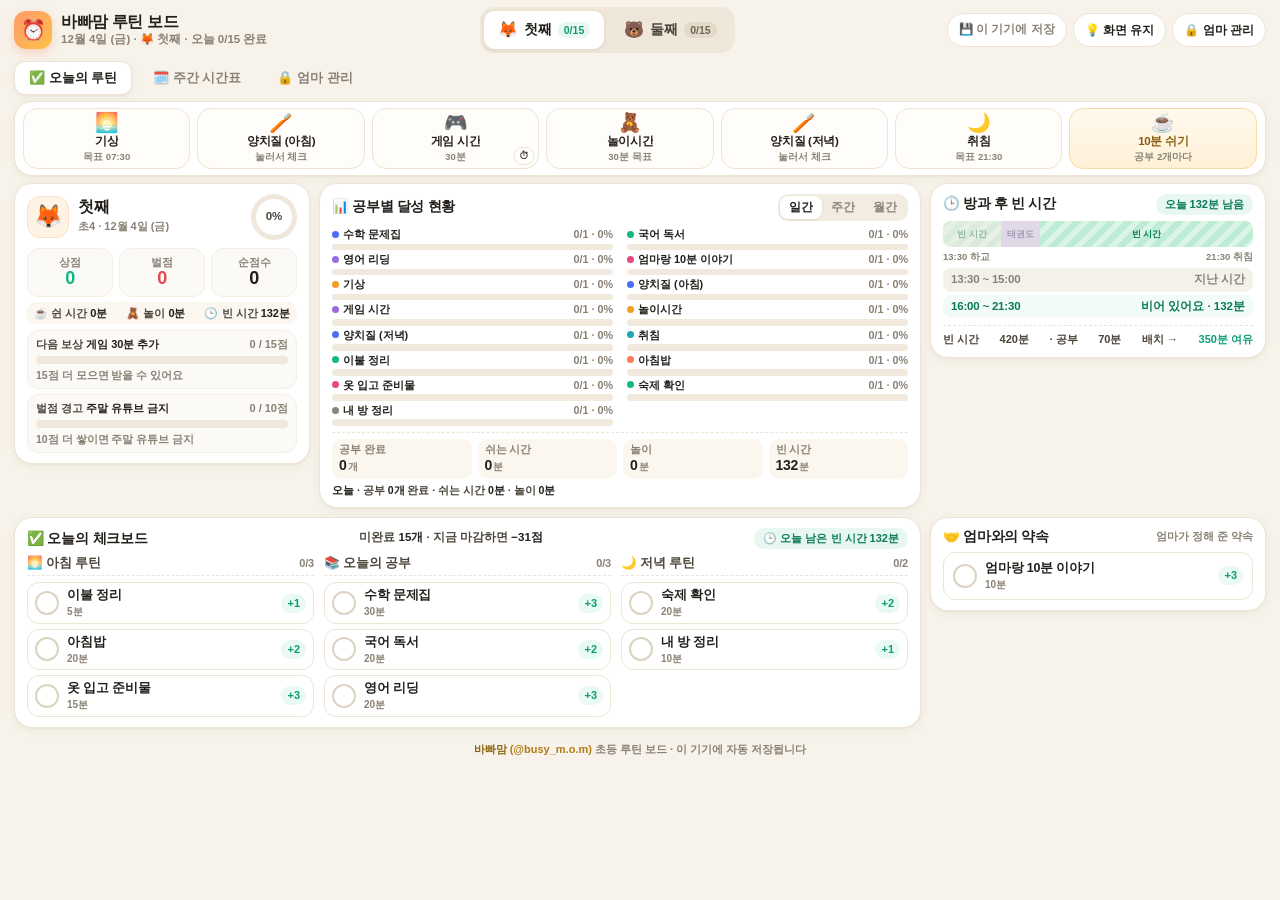
<file: routine/index.html>
<!DOCTYPE html>
<html lang="ko">
<head>
<meta charset="utf-8">
<meta name="viewport" content="width=device-width, initial-scale=1, viewport-fit=cover">
<meta name="theme-color" content="#F7F3EA">
<meta name="apple-mobile-web-app-capable" content="yes">
<meta name="mobile-web-app-capable" content="yes">
<meta name="apple-mobile-web-app-status-bar-style" content="default">
<meta name="description" content="바빠맘 초등 루틴 보드 — 아이들 루틴 체크보드 & 주간 공부 시간표, 상점·벌점, 보상 게이지, 드래그 시간표">
<title>바빠맘 초등 루틴 보드</title>
<link rel="manifest" href="manifest.json">
<link rel="icon" href="icon.svg" type="image/svg+xml">
<link rel="apple-touch-icon" href="icon.svg">
<link rel="stylesheet" href="app.css">
</head>
<body>
<div class="app">
  <header class="topbar">
    <div class="brand">
      <div class="logo" aria-hidden="true">⏰</div>
      <div class="brand-text">
        <div class="brand-title">바빠맘 루틴 보드</div>
        <div class="brand-sub" id="brandSub">불러오는 중…</div>
      </div>
    </div>
    <div class="child-tabs" id="childTabs" role="tablist" aria-label="아이 선택"></div>
    <div class="top-actions">
      <button class="sync-badge" id="syncBadge" type="button" data-act="sync" title="동기화 설정">💾 로컬 저장</button>
      <button class="icon-btn" id="btnWake" type="button" data-act="wakeLock" title="화면 켜짐 유지">💡 화면 유지</button>
      <button class="icon-btn" id="btnMom" type="button" data-act="mom">🔒 엄마 관리</button>
    </div>
  </header>

  <nav class="viewtabs" id="viewTabs" aria-label="화면 선택">
    <button class="vtab active" type="button" data-act="view" data-view="today">✅ 오늘의 루틴</button>
    <button class="vtab" type="button" data-act="view" data-view="week">🗓️ 주간 시간표</button>
    <button class="vtab" type="button" data-act="view" data-view="mom">🔒 엄마 관리</button>
  </nav>

  <main>
    <section id="view-today" class="view" aria-label="오늘의 루틴"></section>
    <section id="view-week" class="view" aria-label="주간 시간표" hidden></section>
    <section id="view-mom" class="view" aria-label="엄마 관리" hidden></section>
  </main>

  <footer class="foot">
    <b>바빠맘</b> <span class="handle">(@busy_m.o.m)</span> 초등 루틴 보드 · 이 기기에 자동 저장됩니다
  </footer>
</div>

<div class="dock" id="dock" aria-live="polite"></div>
<div id="modalRoot" class="modal-root"></div>
<div id="toast" class="toast" role="status" aria-live="polite"></div>

<noscript><p style="padding:24px;font-family:sans-serif">이 화면을 보려면 브라우저의 JavaScript를 켜 주세요.</p></noscript>

<script src="store.js"></script>
<script src="app.js"></script>
</body>
</html>
</file>
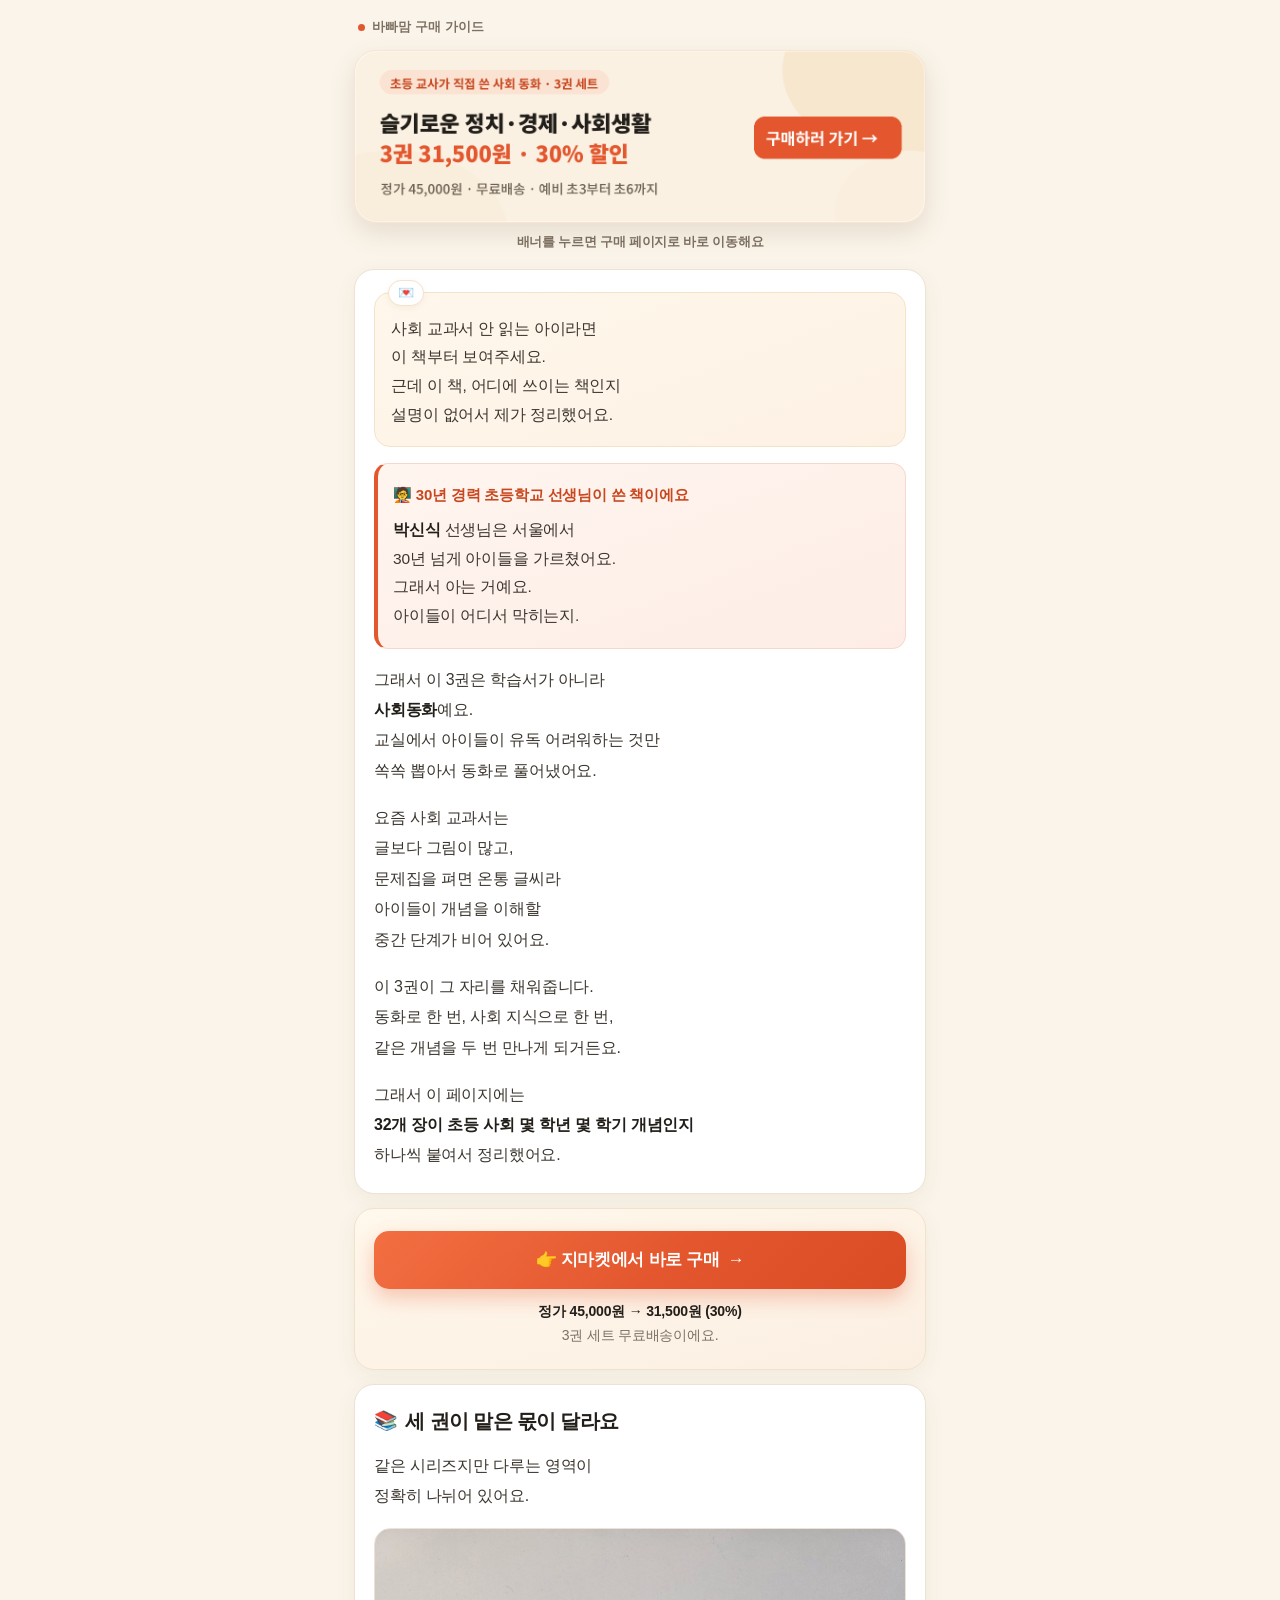
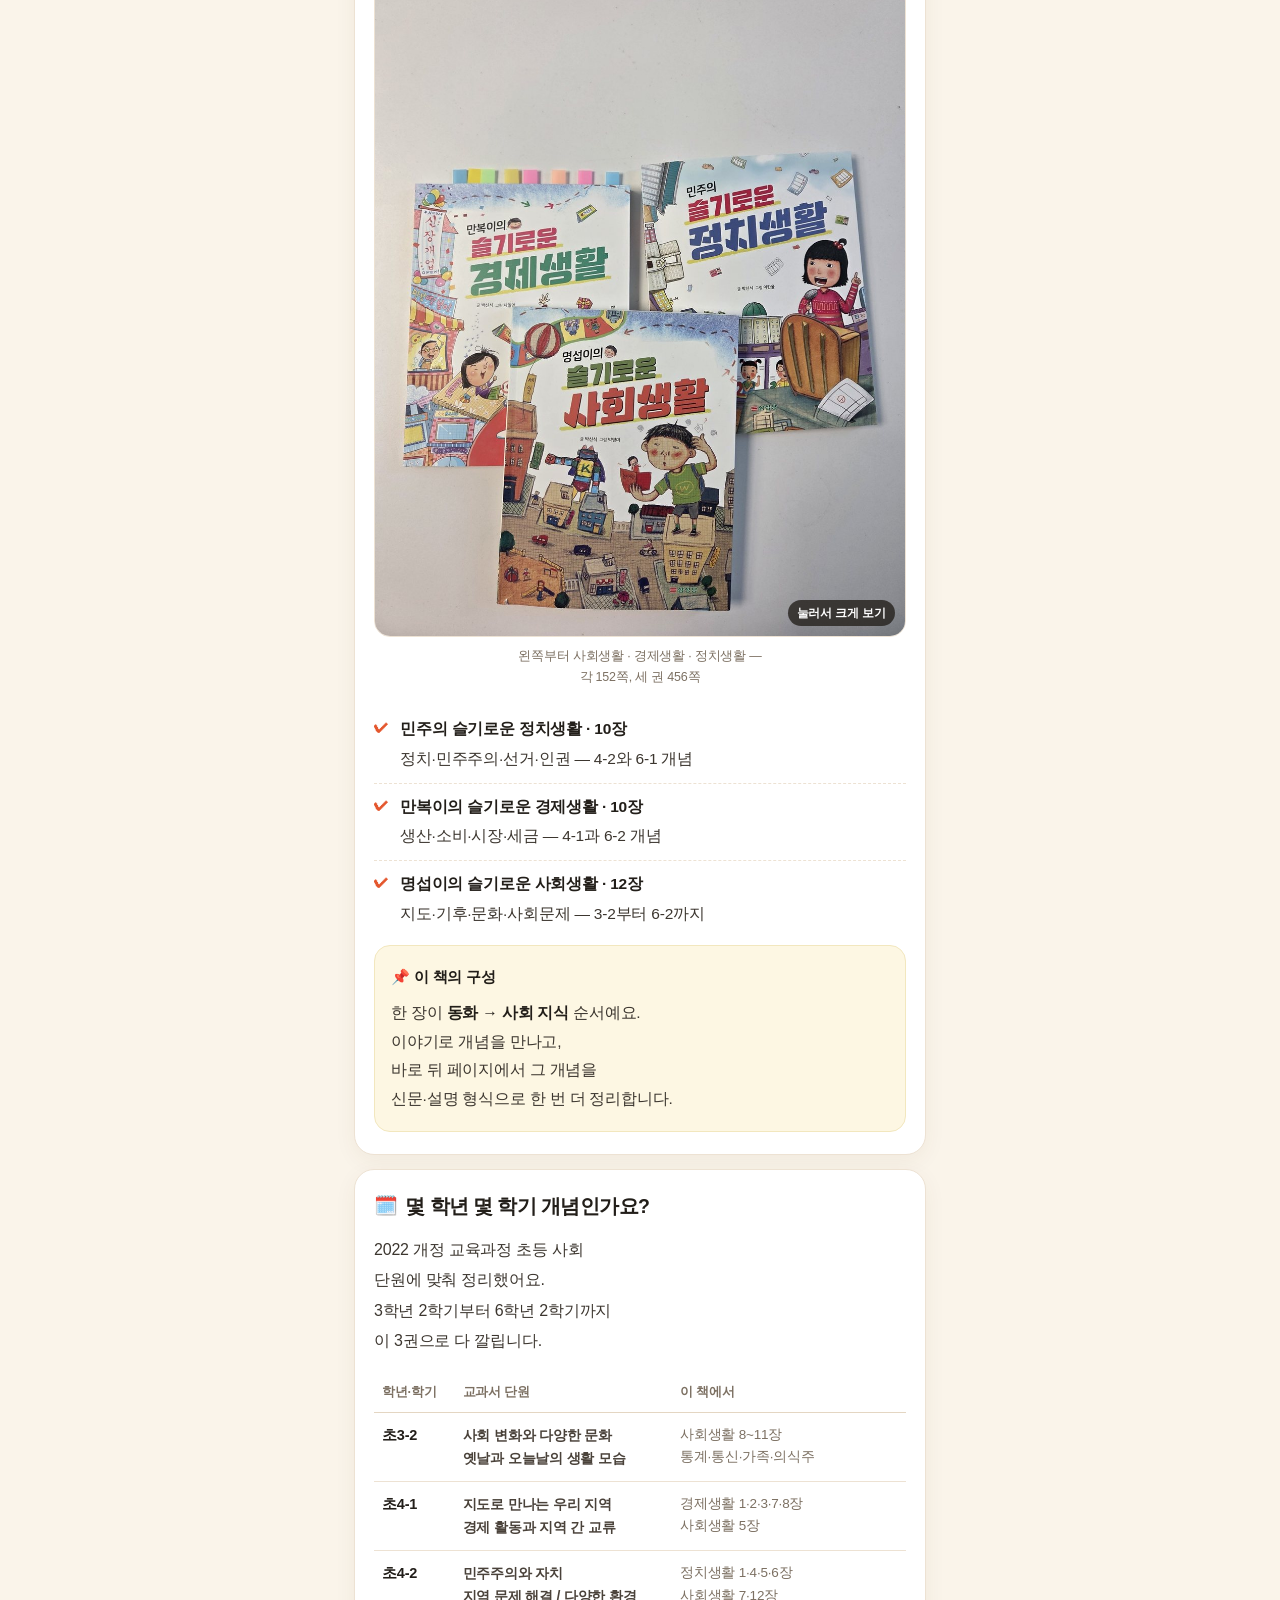
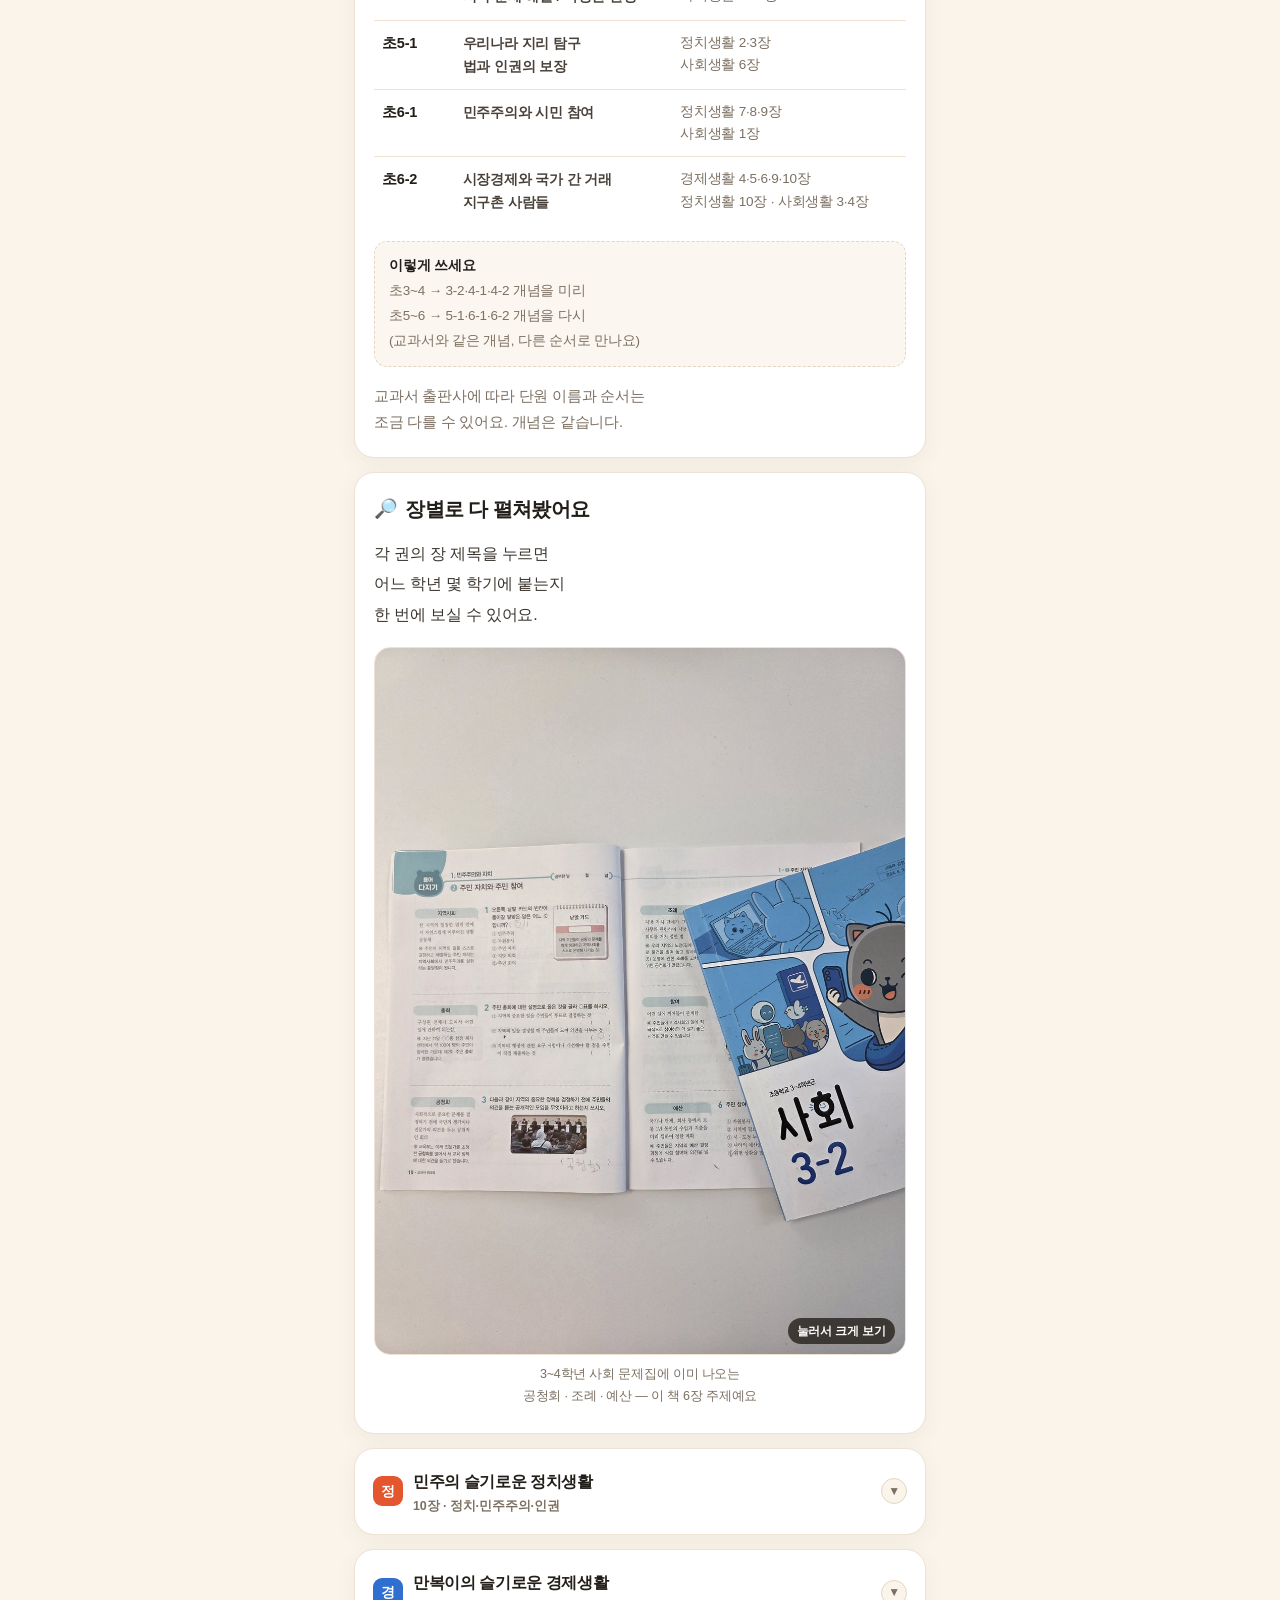
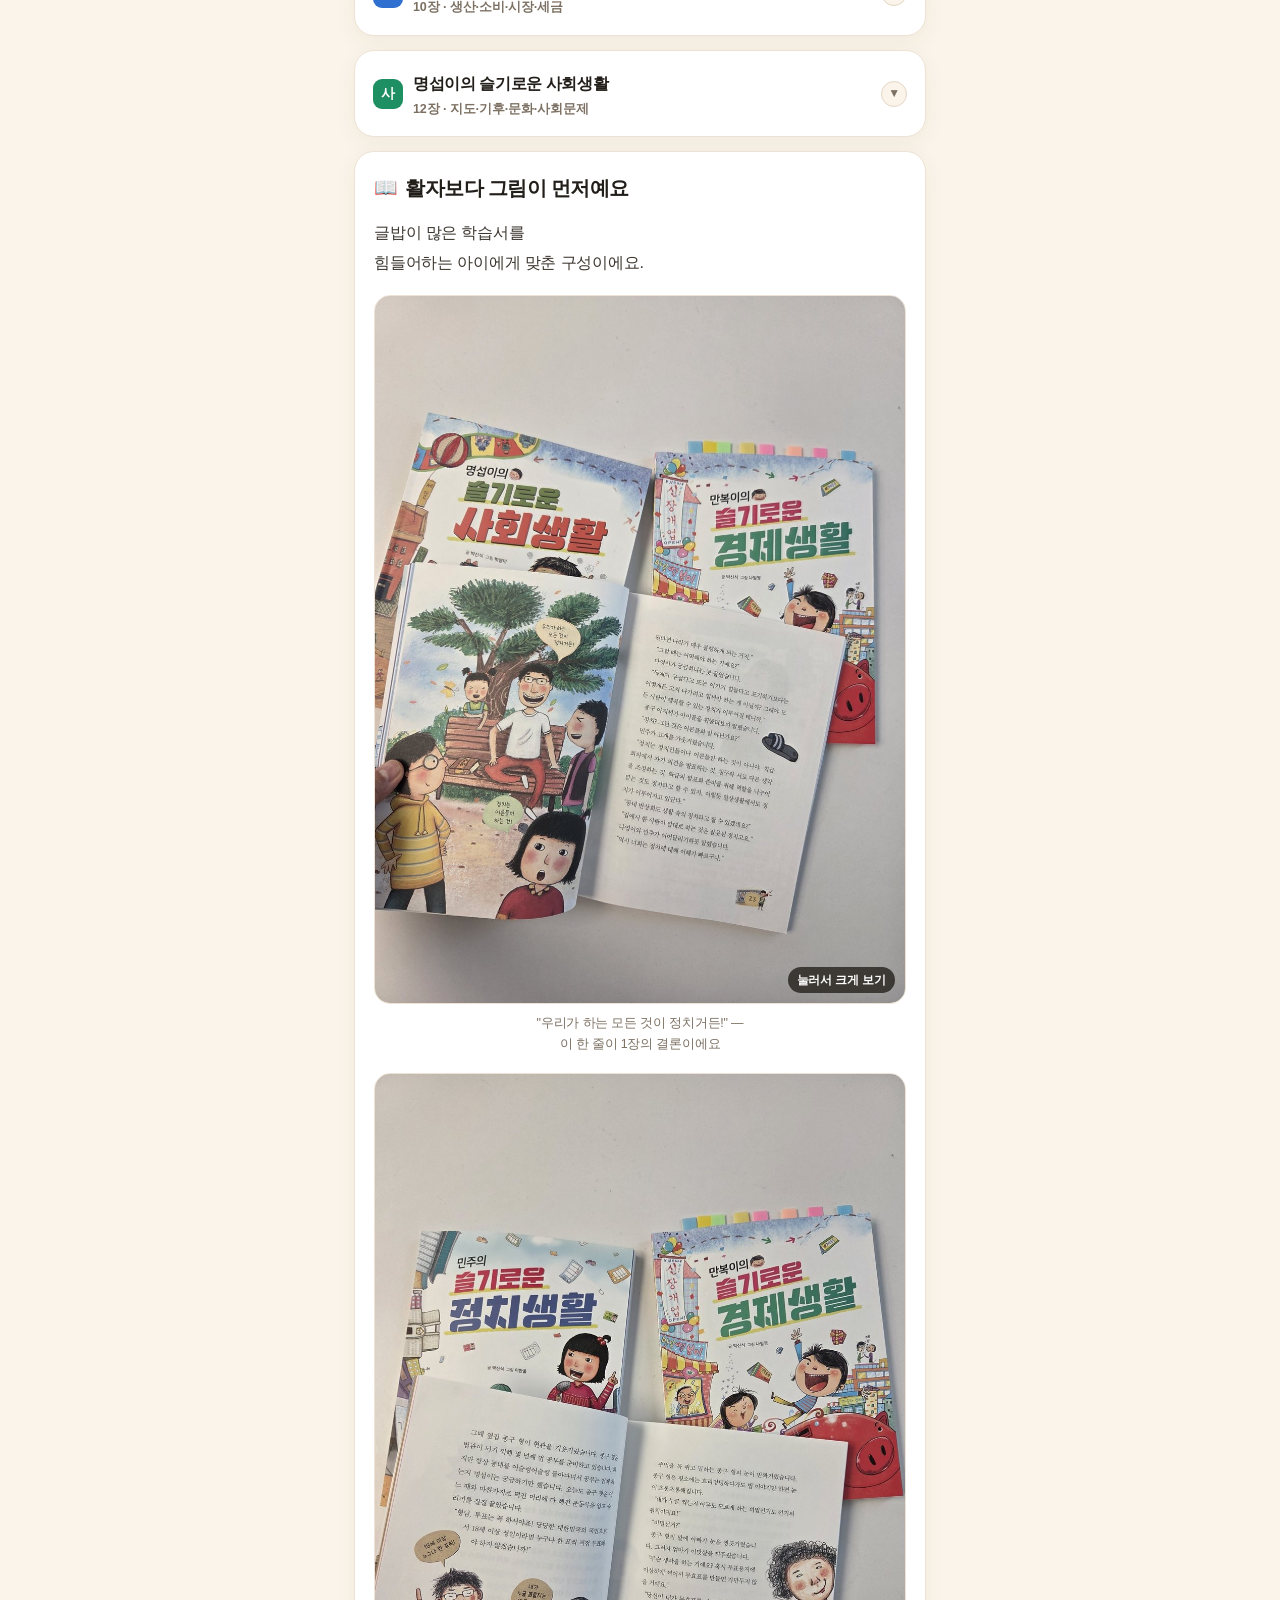
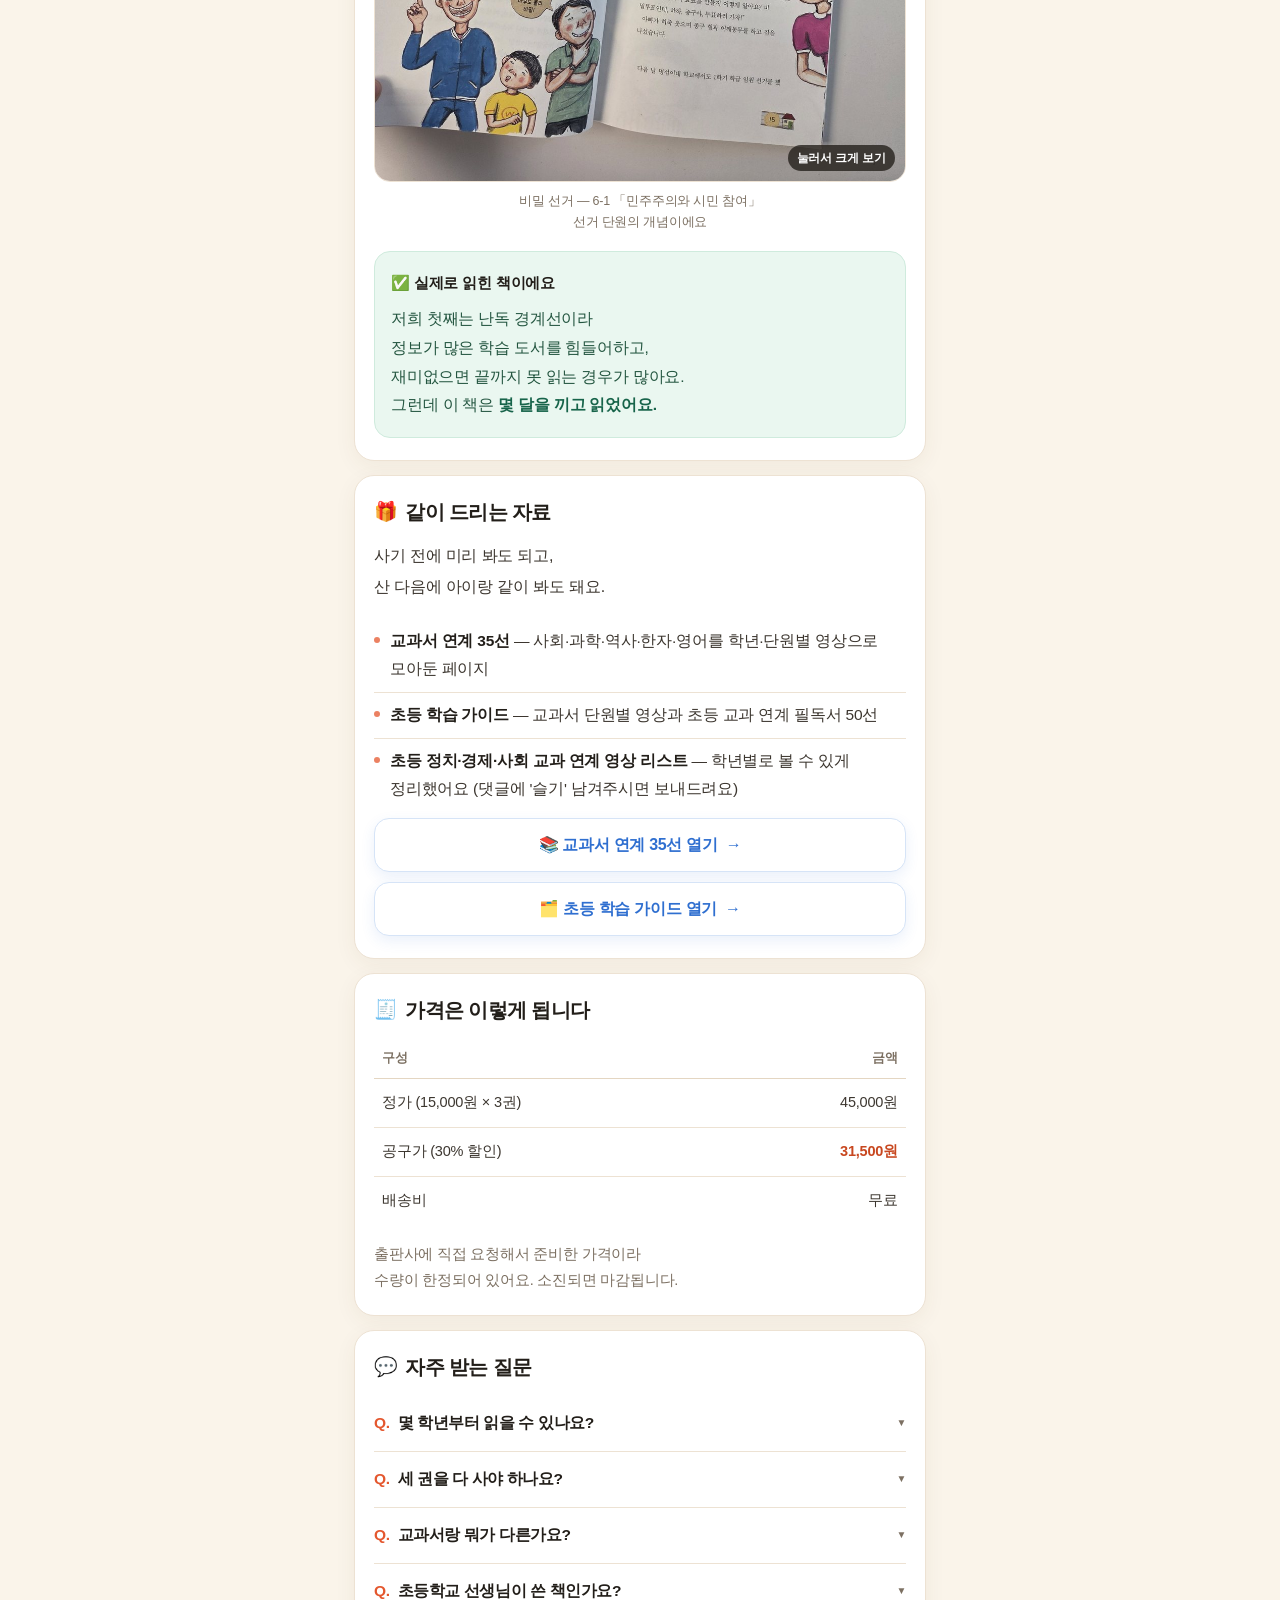
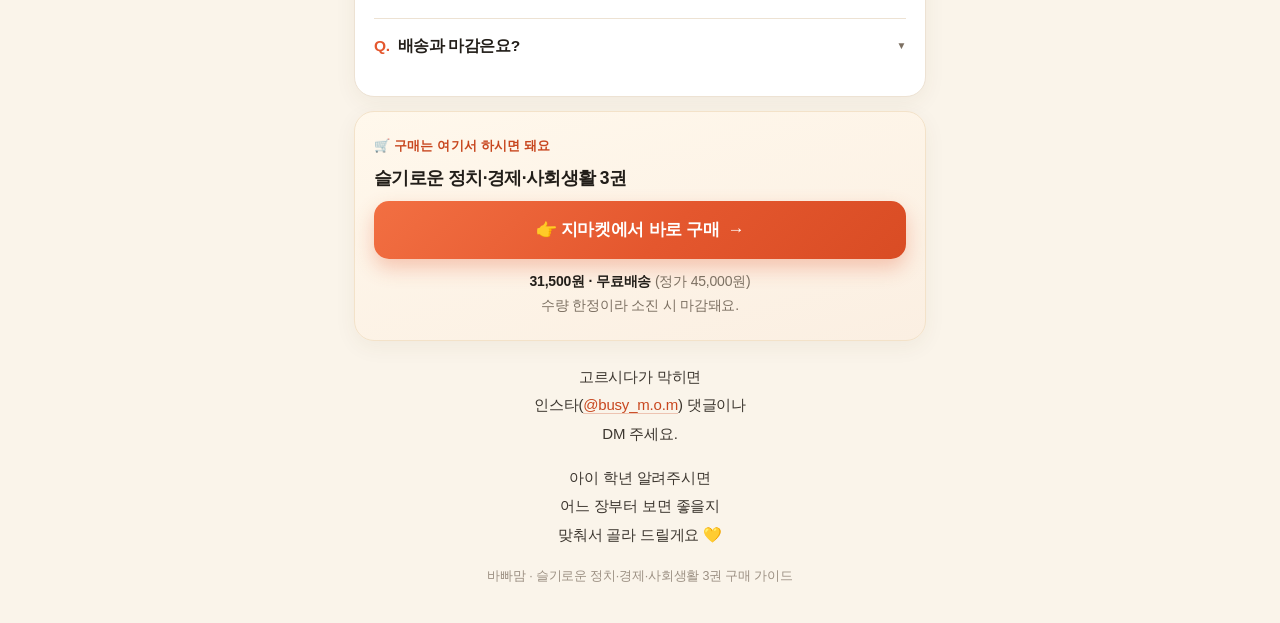
<file: social/index.html>
<!DOCTYPE html>
<html lang="ko">
<head>
<meta charset="UTF-8" />
<meta name="viewport" content="width=device-width, initial-scale=1.0, viewport-fit=cover" />
<meta name="theme-color" content="#FAF4EA" />
<title>슬기로운 정치·경제·사회생활 3권 · 바빠맘 공구 가이드</title>
<meta name="description" content="삼성당 《슬기로운 정치·경제·사회생활》 전3권. 32개 장을 초등 사회 교과서 단원(3-2~6-2)에 하나씩 붙여 정리했습니다. 정가 45,000원 → 공구가 31,500원, 무료배송." />
<meta property="og:title" content="슬기로운 정치·경제·사회생활 3권 · 바빠맘 공구 가이드" />
<meta property="og:description" content="3권 32개 장이 초등 사회 몇 학년 몇 학기 개념인지 한 페이지에 정리했어요." />
<meta property="og:image" content="https://wlfod15.github.io/jongga-scanner/assets/social_buy_banner.png" />
<meta property="og:type" content="article" />
<link rel="icon" href="data:image/svg+xml,%3Csvg xmlns='http://www.w3.org/2000/svg' viewBox='0 0 100 100'%3E%3Crect width='100' height='100' rx='22' fill='%23E4572E'/%3E%3Ctext x='50' y='70' font-size='46' font-family='sans-serif' font-weight='bold' fill='white' text-anchor='middle'%3E%EC%82%AC%3C/text%3E%3C/svg%3E" />
<style>
  :root{
    --bg:#FAF4EA; --bg2:#F5EBDC; --card:#FFFFFF;
    --ink:#221E19; --ink2:#3C362F; --muted:#7C7062;
    --line:#EDE2D3; --line2:#E4D6C2;
    --coral:#E4572E; --coral-d:#C8471F; --coral-soft:#FDEDE6;
    --mint:#1E8E63; --mint-soft:#EAF7F0; --mint-line:#CFEBDD;
    --blue:#2F6FD0; --blue-soft:#EEF4FD; --blue-line:#D6E4F7;
    --yellow-soft:#FDF7E3; --yellow-line:#F2E7BE;
    --radius:20px;
    --shadow:0 6px 22px rgba(84,62,38,.06);
  }
  *{box-sizing:border-box;-webkit-tap-highlight-color:transparent}
  html{-webkit-text-size-adjust:100%}
  body{
    margin:0; background:var(--bg); color:var(--ink2);
    font-family:-apple-system,BlinkMacSystemFont,"Apple SD Gothic Neo","Pretendard","Noto Sans KR","Malgun Gothic","Segoe UI",sans-serif;
    font-size:16px; line-height:1.9; letter-spacing:-0.2px;
    word-break:keep-all; overflow-wrap:break-word;
    -webkit-font-smoothing:antialiased;
    padding:0 0 calc(34px + env(safe-area-inset-bottom));
  }
  .sr-only{position:absolute;width:1px;height:1px;padding:0;margin:-1px;overflow:hidden;clip:rect(0,0,0,0);white-space:nowrap;border:0}
  .wrap{max-width:600px;margin:0 auto;padding:0 14px}

  .eyebrow{display:flex;align-items:center;gap:7px;padding:16px 4px 10px;font-size:12.5px;font-weight:800;color:var(--muted);letter-spacing:0.1px}
  .eyebrow i{width:7px;height:7px;border-radius:50%;background:var(--coral);display:block}

  .hero{display:block;position:relative;border-radius:22px;overflow:hidden;box-shadow:0 10px 26px rgba(120,84,44,.14);line-height:0;border:1px solid rgba(228,87,46,.10)}
  .hero img{display:block;width:100%;height:auto}
  .hero::after{content:"";position:absolute;inset:0;border-radius:22px;box-shadow:inset 0 0 0 1px rgba(255,255,255,.35);pointer-events:none}
  .hero:active{transform:scale(.994)}
  .hero-hint{margin:8px 2px 0;font-size:12.5px;color:var(--muted);text-align:center;font-weight:600}

  .card{background:var(--card);border:1px solid var(--line);border-radius:var(--radius);box-shadow:var(--shadow);padding:22px 19px;margin:14px 0}
  .card.tight{padding:18px 17px}
  .card > *:first-child{margin-top:0}
  .card > *:last-child{margin-bottom:0}

  h2{font-size:19.5px;line-height:1.5;font-weight:800;color:var(--ink);margin:0 0 14px;letter-spacing:-0.6px;display:flex;gap:8px;align-items:flex-start}
  h2 .ico{flex:0 0 auto;font-size:19px;line-height:1.5}
  h3{font-size:16.5px;line-height:1.6;font-weight:800;color:var(--ink);margin:0 0 8px;letter-spacing:-0.4px}
  p{margin:0 0 1.05em;font-size:16px;line-height:1.9}
  p:last-child{margin-bottom:0}
  p.small{font-size:14.5px;color:var(--muted);line-height:1.8}
  strong{color:var(--ink);font-weight:800}
  a{color:var(--coral-d);text-decoration:none;border-bottom:1px solid rgba(200,71,31,.28)}
  .muted{color:var(--muted)}

  .callout{border-radius:16px;padding:17px 16px;line-height:1.85;font-size:15.5px}
  .callout .ttl{font-weight:800;color:var(--ink);display:flex;gap:7px;align-items:center;margin-bottom:8px;font-size:15px}
  .callout p{font-size:15.5px;line-height:1.85;margin:0}
  .callout.letter{position:relative;background:linear-gradient(160deg,#FFF7EC,#FDF1E4);border:1px solid #F4E3CB;padding-top:20px}
  .callout.letter .corner{position:absolute;top:-13px;left:13px;background:#fff;border:1px solid #F4E3CB;border-radius:999px;
       padding:2px 9px;font-size:13px;line-height:1.6;box-shadow:0 2px 6px rgba(150,110,60,.08)}
  .callout.teacher{background:linear-gradient(160deg,#FFF5EF,#FDEDE6);border:1px solid #F6D9CB;border-left:4px solid var(--coral);
       border-radius:14px;padding-left:15px}
  .callout.teacher .ttl{color:var(--coral-d);margin-bottom:7px}
  .callout.ok{background:var(--mint-soft);border:1px solid var(--mint-line);color:#245640}
  .callout.ok strong{color:#17644A}
  .callout.note{background:var(--yellow-soft);border:1px solid var(--yellow-line)}

  .btn{display:flex;align-items:center;justify-content:center;gap:8px;min-height:58px;padding:0 18px;
       border-radius:15px;background:linear-gradient(135deg,#F26F42 0%,#E4572E 55%,#D94C24 100%);
       color:#fff;font-weight:800;font-size:17px;letter-spacing:-0.3px;text-decoration:none;border:0;
       box-shadow:0 9px 20px rgba(228,87,46,.30)}
  .btn:active{transform:translateY(1px);box-shadow:0 5px 12px rgba(228,87,46,.26)}
  .btn .ar{font-weight:700}
  .btn.ghost{background:#fff;color:var(--blue);border:1.5px solid var(--blue-line);box-shadow:0 5px 14px rgba(47,111,208,.10);font-size:16px;min-height:54px}
  .btn-sub{margin:11px 0 0;text-align:center;font-size:14px;color:var(--muted);line-height:1.7}
  .cta-card{background:linear-gradient(165deg,#FFF8EC,#FBEFE2);border:1px solid #F3E2C9}
  .cta-card .kicker{font-size:13px;font-weight:800;color:var(--coral-d);letter-spacing:0.2px;margin:0 0 6px}
  .cta-card h2{margin-bottom:12px}

  ul.check{list-style:none;margin:0 0 1.05em;padding:0}
  ul.check li{position:relative;padding:9px 0 9px 26px;font-size:15.5px;line-height:1.85;border-bottom:1px dashed var(--line)}
  ul.check li:last-child{border-bottom:0;padding-bottom:0}
  ul.check li::before{content:"✔";position:absolute;left:0;top:9px;color:var(--coral);font-weight:900;font-size:14px}
  ul.check li b{display:block;color:var(--ink);font-weight:800;margin-bottom:1px}
  ul.dots{list-style:none;margin:0;padding:0}
  ul.dots li{position:relative;padding:8px 0 8px 16px;font-size:15.5px;line-height:1.85;border-bottom:1px solid var(--line)}
  ul.dots li:last-child{border-bottom:0;padding-bottom:0}
  ul.dots li::before{content:"";position:absolute;left:0;top:18px;width:6px;height:6px;border-radius:50%;background:var(--coral);opacity:.75}
  ul.dots li b{color:var(--ink);font-weight:800}

  .tbl{margin:2px 0 16px}
  table{width:100%;border-collapse:collapse;font-size:14.5px;line-height:1.65}
  thead th{font-size:12.5px;font-weight:800;color:var(--muted);text-align:left;padding:9px 8px;border-bottom:1.5px solid var(--line2);white-space:nowrap}
  tbody td{padding:12px 8px;border-bottom:1px solid var(--line);vertical-align:top}
  tbody tr:last-child td{border-bottom:0}
  .price{font-weight:800;color:var(--coral-d);white-space:nowrap}
  .calc{background:#FBF7F0;border:1px dashed var(--line2);border-radius:13px;padding:12px 14px;font-size:13.5px;line-height:1.85;color:var(--muted);margin:0 0 16px}
  .calc b{color:var(--ink)}

  /* 학년·학기 표 */
  table.grade{font-size:14px}
  table.grade td{padding:11px 8px}
  table.grade td.g-h{font-weight:800;color:var(--ink);white-space:nowrap;font-size:14.5px}
  table.grade td.g-u{color:#4A423A;font-weight:700}
  table.grade td.g-c{color:var(--muted);font-size:13.5px}
  .tag{display:inline-block;background:var(--coral-soft);color:var(--coral-d);border-radius:999px;
       padding:1px 8px;font-size:12px;font-weight:800;line-height:1.8;white-space:nowrap}
  .tag.m{background:var(--blue-soft);color:#2A5FA8}
  .tag.g{background:var(--mint-soft);color:#17644A}

  /* 책별 단원표 */
  table.unit{font-size:13.8px}
  table.unit thead th{padding:9px 6px}
  table.unit td{padding:10px 6px;border-bottom:1px solid var(--line)}
  table.unit .u-n{width:26px;text-align:center;color:var(--muted);font-size:12px;font-variant-numeric:tabular-nums}
  table.unit .u-t{font-weight:800;color:var(--ink);line-height:1.5}
  table.unit .u-c{color:#5A5147;font-size:13px}
  table.unit .u-l{text-align:right;white-space:nowrap}
  table.unit .u-l .s{display:inline-block;font-weight:800;color:var(--coral-d);font-size:13px}
  table.unit .u-l .s.m{color:#2A5FA8}
  table.unit .u-l .s.g{color:#17644A}

  .shots{display:grid;gap:12px;margin:0}
  .shot{display:block;position:relative;border:1px solid var(--line);border-radius:16px;overflow:hidden;background:#fff;line-height:0}
  .shot img{width:100%;height:auto;display:block}
  .shot .badge{position:absolute;right:10px;bottom:10px;background:rgba(34,30,25,.78);color:#fff;font-size:11.5px;font-weight:700;
       padding:5px 9px;border-radius:999px;line-height:1.4;letter-spacing:-0.1px}
  .shot:active img{opacity:.94}
  .shot:focus{outline:none}
  .shot:focus-visible{outline:2px solid var(--coral);outline-offset:3px}
  .figure{margin:16px 0 18px}
  .figure figcaption{margin:9px 2px 0;font-size:12.5px;line-height:1.7;color:var(--muted);text-align:center}
  .figure:last-child{margin-bottom:4px}
  .grid2{display:grid;grid-template-columns:1fr 1fr;gap:10px;margin:14px 0 18px}
  .grid2 .figure{margin:0}
  .grid2 figcaption{font-size:11.5px;line-height:1.6;margin-top:7px}

  details.ar{background:#fff;border:1px solid var(--line);border-radius:var(--radius);box-shadow:var(--shadow);margin:14px 0;overflow:hidden}
  details.ar > summary{list-style:none;cursor:pointer;display:flex;align-items:center;gap:10px;padding:18px 18px;font-size:16px;font-weight:800;color:var(--ink);letter-spacing:-0.4px}
  details.ar > summary::-webkit-details-marker{display:none}
  details.ar > summary .book{flex:0 0 auto;width:30px;height:30px;border-radius:9px;display:flex;align-items:center;justify-content:center;font-size:14px;font-weight:900;color:#fff;background:var(--coral)}
  details.ar > summary .book.b2{background:#2F6FD0}
  details.ar > summary .book.b3{background:#1E8E63}
  details.ar > summary .sub{display:block;font-size:12.5px;font-weight:700;color:var(--muted);letter-spacing:-0.1px;line-height:1.5}
  details.ar > summary .chev{margin-left:auto;flex:0 0 auto;width:26px;height:26px;border-radius:50%;background:#FBF4EA;border:1px solid var(--line2);
       display:flex;align-items:center;justify-content:center;font-size:12px;color:var(--muted);transition:transform .18s ease}
  details.ar[open] > summary .chev{transform:rotate(180deg)}
  details.ar[open] > summary{border-bottom:1px solid var(--line)}
  .ar-body{padding:14px 13px 18px}
  .ar-body > p{font-size:14.5px;line-height:1.85;color:var(--muted)}
  .u-wrap{overflow-x:auto;-webkit-overflow-scrolling:touch;border:1px solid var(--line);border-radius:13px}
  .u-note{margin:10px 2px 0;font-size:12.5px;color:var(--muted);line-height:1.7}

  .faq-list{margin:0}
  details.fq{border-bottom:1px solid var(--line)}
  details.fq:last-child{border-bottom:0}
  details.fq > summary{list-style:none;cursor:pointer;display:flex;align-items:flex-start;gap:8px;
       padding:15px 0;font-size:15.5px;font-weight:800;color:var(--ink);letter-spacing:-0.4px;line-height:1.6}
  details.fq > summary::-webkit-details-marker{display:none}
  details.fq > summary .mark{color:var(--coral);font-weight:900;flex:0 0 auto}
  details.fq > summary .chev{margin-left:auto;flex:0 0 auto;color:var(--muted);font-size:10px;line-height:2.4;transition:transform .18s ease}
  details.fq[open] > summary .chev{transform:rotate(180deg)}
  details.fq > summary span:nth-child(2){flex:1}
  details.fq .a{padding:0 0 16px 22px}
  details.fq .a p{font-size:15px;line-height:1.85;margin:0 0 .8em}
  details.fq .a p:last-child{margin-bottom:0}

  .foot{margin:22px 0 0;padding:0 6px;text-align:center;font-size:13px;line-height:1.9;color:var(--muted)}
  .foot p{font-size:15px;color:var(--ink2);line-height:1.9}
  .foot .sig{margin-top:14px;font-size:12.5px;color:#9C9083}

  .lb{position:fixed;inset:0;z-index:100;background:rgba(24,20,16,.94);display:none;padding:calc(14px + env(safe-area-inset-top)) 10px calc(14px + env(safe-area-inset-bottom));
      overscroll-behavior:contain}
  .lb.open{display:flex;flex-direction:column;align-items:center;justify-content:center;gap:12px}
  .lb img{max-width:100%;max-height:calc(100vh - 150px);width:auto;height:auto;border-radius:10px;background:#fff;box-shadow:0 10px 40px rgba(0,0,0,.5)}
  .lb .cap{color:#EADFCF;font-size:13px;text-align:center;line-height:1.7}
  .lb .cap a{color:#fff;border-bottom:1px solid rgba(255,255,255,.5);font-weight:700}
  .lb .x{position:absolute;top:calc(10px + env(safe-area-inset-top));right:12px;width:40px;height:40px;border-radius:50%;
      background:rgba(255,255,255,.14);color:#fff;border:1px solid rgba(255,255,255,.28);font-size:17px;line-height:1;
      display:flex;align-items:center;justify-content:center;cursor:pointer;font-family:inherit}
  body.locked{overflow:hidden}
  @media (prefers-reduced-motion:no-preference){
    .hero:active{transition:transform .08s ease}
  }
  @media (max-width:520px){
    /* 장별 표 → 카드형 */
    .u-wrap{overflow:visible;border:0;border-radius:0}
    table.unit thead{display:none}
    table.unit, table.unit tbody{display:block;width:100%}
    table.unit tr{display:block;position:relative;padding:10px 46px 10px 22px;border-bottom:1px solid var(--line)}
    table.unit tr:last-child{border-bottom:0}
    table.unit td{display:block;border:0;padding:0}
    table.unit .u-n{position:absolute;left:0;top:11px;width:18px;text-align:left;font-size:11.5px}
    table.unit .u-t{font-size:15px;line-height:1.5;letter-spacing:-0.3px}
    table.unit .u-c{font-size:12.5px;line-height:1.6;color:var(--muted);margin-top:2px}
    table.unit .u-l{position:absolute;right:0;top:12px;white-space:nowrap}
    table.unit .u-l .s{font-size:12px}

    table.grade thead{display:none}
    table.grade, table.grade tbody, table.grade tr, table.grade td{display:block;width:100%}
    table.grade tr{border:1px solid var(--line);border-radius:14px;padding:12px 13px;margin:0 0 10px;background:#FFFDF9}
    table.grade tr:last-child{margin-bottom:0}
    table.grade td{border:0;padding:1px 0}
    table.grade td.g-h{font-size:16px;padding:0 0 4px}
    table.grade td.g-u{padding:0 0 6px}
  }
</style>
</head>
<body>
<div class="wrap">

  <div class="eyebrow"><i></i>바빠맘 구매 가이드</div>

  <a class="hero" href="https://item.gmarket.co.kr/Item?goodscode=4896660415" target="_blank" rel="noopener"
     aria-label="지마켓에서 슬기로운 정치·경제·사회생활 3권 구매하기">
    <img src="../assets/social_buy_banner.png" width="1200" height="360"
         alt="30년 경력 초등학교 교사가 쓴 슬기로운 정치·경제·사회생활 3권 · 정가 45,000원 → 공구가 31,500원 · 무료배송 — 구매하러 가기" />
  </a>
  <div class="hero-hint">배너를 누르면 구매 페이지로 바로 이동해요</div>

  <!-- 인트로 -->
  <section class="card">
    <div class="callout letter">
      <span class="corner">💌</span>
      <p style="margin-top:2px">사회 교과서 안 읽는 아이라면<br />이 책부터 보여주세요.<br />근데 이 책, 어디에 쓰이는 책인지<br />설명이 없어서 제가 정리했어요.</p>
    </div>
    <div class="callout teacher" style="margin-top:16px">
      <div class="ttl">🧑‍🏫 30년 경력 초등학교 선생님이 쓴 책이에요</div>
      <p><strong>박신식</strong> 선생님은 서울에서<br />30년 넘게 아이들을 가르쳤어요.<br />그래서 아는 거예요.<br />아이들이 어디서 막히는지.</p>
    </div>

    <p style="margin-top:16px">그래서 이 3권은 학습서가 아니라<br /><strong>사회동화</strong>예요.<br />교실에서 아이들이 유독 어려워하는 것만<br />쏙쏙 뽑아서 동화로 풀어냈어요.</p>

    <p>요즘 사회 교과서는<br />글보다 그림이 많고,<br />문제집을 펴면 온통 글씨라<br />아이들이 개념을 이해할<br />중간 단계가 비어 있어요.</p>
    <p>이 3권이 그 자리를 채워줍니다.<br />동화로 한 번, 사회 지식으로 한 번,<br />같은 개념을 두 번 만나게 되거든요.</p>
    <p>그래서 이 페이지에는<br /><strong>32개 장이 초등 사회 몇 학년 몇 학기 개념인지</strong><br />하나씩 붙여서 정리했어요.</p>
  </section>

  <!-- 상단 구매 CTA -->
  <section class="card cta-card">
    <a class="btn" href="https://item.gmarket.co.kr/Item?goodscode=4896660415" target="_blank" rel="noopener">👉 지마켓에서 바로 구매 <span class="ar">→</span></a>
    <p class="btn-sub"><strong style="color:var(--ink)">정가 45,000원 → 31,500원 (30%)</strong><br />3권 세트 무료배송이에요.</p>
  </section>

  <!-- 세 권 구성 -->
  <section class="card">
    <h2><span class="ico">📚</span><span>세 권이 맡은 몫이 달라요</span></h2>
    <p>같은 시리즈지만 다루는 영역이<br />정확히 나뉘어 있어요.</p>

    <figure class="figure">
      <a class="shot" href="../assets/social_covers.jpg" data-zoom="1" data-cap="민주의 슬기로운 정치생활 · 만복이의 슬기로운 경제생활 · 명섭이의 슬기로운 사회생활 (삼성당)">
        <img src="../assets/social_covers.jpg" width="1050" height="1400" loading="lazy" decoding="async"
             alt="슬기로운 정치생활, 경제생활, 사회생활 세 권의 표지" />
        <span class="badge">눌러서 크게 보기</span>
      </a>
      <figcaption>왼쪽부터 사회생활 · 경제생활 · 정치생활 —<br />각 152쪽, 세 권 456쪽</figcaption>
    </figure>

    <ul class="check">
      <li><b>민주의 슬기로운 정치생활 · 10장</b>정치·민주주의·선거·인권 — 4-2와 6-1 개념</li>
      <li><b>만복이의 슬기로운 경제생활 · 10장</b>생산·소비·시장·세금 — 4-1과 6-2 개념</li>
      <li><b>명섭이의 슬기로운 사회생활 · 12장</b>지도·기후·문화·사회문제 — 3-2부터 6-2까지</li>
    </ul>

    <div class="callout note" style="margin-top:14px">
      <div class="ttl">📌 이 책의 구성</div>
      <p>한 장이 <strong>동화 → 사회 지식</strong> 순서예요.<br />
      이야기로 개념을 만나고,<br />
      바로 뒤 페이지에서 그 개념을<br />
      신문·설명 형식으로 한 번 더 정리합니다.</p>
    </div>
  </section>

  <!-- 학년·학기 한눈에 -->
  <section class="card" id="grades">
    <h2><span class="ico">🗓️</span><span>몇 학년 몇 학기 개념인가요?</span></h2>
    <p>2022 개정 교육과정 초등 사회<br />단원에 맞춰 정리했어요.<br />3학년 2학기부터 6학년 2학기까지<br />이 3권으로 다 깔립니다.</p>

    <div class="tbl">
      <table class="grade">
        <thead><tr><th>학년·학기</th><th>교과서 단원</th><th>이 책에서</th></tr></thead>
        <tbody>
          <tr>
            <td class="g-h">초3-2</td>
            <td class="g-u">사회 변화와 다양한 문화<br />옛날과 오늘날의 생활 모습</td>
            <td class="g-c">사회생활 8~11장<br /><span class="muted">통계·통신·가족·의식주</span></td>
          </tr>
          <tr>
            <td class="g-h">초4-1</td>
            <td class="g-u">지도로 만나는 우리 지역<br />경제 활동과 지역 간 교류</td>
            <td class="g-c">경제생활 1·2·3·7·8장<br />사회생활 5장</td>
          </tr>
          <tr>
            <td class="g-h">초4-2</td>
            <td class="g-u">민주주의와 자치<br />지역 문제 해결 / 다양한 환경</td>
            <td class="g-c">정치생활 1·4·5·6장<br />사회생활 7·12장</td>
          </tr>
          <tr>
            <td class="g-h">초5-1</td>
            <td class="g-u">우리나라 지리 탐구<br />법과 인권의 보장</td>
            <td class="g-c">정치생활 2·3장<br />사회생활 6장</td>
          </tr>
          <tr>
            <td class="g-h">초6-1</td>
            <td class="g-u">민주주의와 시민 참여</td>
            <td class="g-c">정치생활 7·8·9장<br />사회생활 1장</td>
          </tr>
          <tr>
            <td class="g-h">초6-2</td>
            <td class="g-u">시장경제와 국가 간 거래<br />지구촌 사람들</td>
            <td class="g-c">경제생활 4·5·6·9·10장<br />정치생활 10장 · 사회생활 3·4장</td>
          </tr>
        </tbody>
      </table>
    </div>

    <div class="calc">
      <b>이렇게 쓰세요</b><br />
      초3~4 → 3-2·4-1·4-2 개념을 미리<br />
      초5~6 → 5-1·6-1·6-2 개념을 다시<br />
      <span class="muted">(교과서와 같은 개념, 다른 순서로 만나요)</span>
    </div>

    <p class="small">교과서 출판사에 따라 단원 이름과 순서는<br />조금 다를 수 있어요. 개념은 같습니다.</p>
  </section>

  <!-- 소단원별 교과 연계 -->
  <section class="card">
    <h2><span class="ico">🔎</span><span>장별로 다 펼쳐봤어요</span></h2>
    <p>각 권의 장 제목을 누르면<br />어느 학년 몇 학기에 붙는지<br />한 번에 보실 수 있어요.</p>

    <figure class="figure">
      <a class="shot" href="../assets/social_workbook.jpg" data-zoom="1" data-cap="초등 3~4학년군 사회 문제집의 '주민 자치와 주민 참여' 단원 — 공청회·조례·예산이 이미 나옵니다">
        <img src="../assets/social_workbook.jpg" width="1050" height="1400" loading="lazy" decoding="async"
             alt="초등 사회 문제집의 주민 자치와 주민 참여 단원 지문과 문제" />
        <span class="badge">눌러서 크게 보기</span>
      </a>
      <figcaption>3~4학년 사회 문제집에 이미 나오는<br />공청회 · 조례 · 예산 — 이 책 6장 주제예요</figcaption>
    </figure>
  </section>

  <!-- 정치생활 -->
  <details class="ar">
    <summary>
      <span class="book">정</span>
      <span>민주의 슬기로운 정치생활 <span class="sub">10장 · 정치·민주주의·인권</span></span>
      <span class="chev">▼</span>
    </summary>
    <div class="ar-body">
      <p>가족회의 · 학급회의 · 마을 공원 문제로<br />정치를 생활 속에서 만나요.</p>
      <div class="u-wrap">
        <table class="unit">
          <thead><tr><th>#</th><th>동화 제목</th><th>개념</th><th style="text-align:right">학년·학기</th></tr></thead>
          <tbody>
            <tr><td class="u-n">1</td><td class="u-t">똥고집 독재자</td><td class="u-c">정치의 의미</td><td class="u-l"><span class="s">4-2</span></td></tr>
            <tr><td class="u-n">2</td><td class="u-t">개똥 아지트</td><td class="u-c">자유와 평등</td><td class="u-l"><span class="s m">5-1</span></td></tr>
            <tr><td class="u-n">3</td><td class="u-t">어린이라고 무시하지 마세요</td><td class="u-c">인권</td><td class="u-l"><span class="s m">5-1</span></td></tr>
            <tr><td class="u-n">4</td><td class="u-t">회장 맘대로</td><td class="u-c">민주주의</td><td class="u-l"><span class="s">4-2</span></td></tr>
            <tr><td class="u-n">5</td><td class="u-t">아기 숲 공원이 사라진다고?</td><td class="u-c">민주적인 결정 방법</td><td class="u-l"><span class="s">4-2</span></td></tr>
            <tr><td class="u-n">6</td><td class="u-t">아사모 스스로 해결해요</td><td class="u-c">지방 자치 제도</td><td class="u-l"><span class="s">4-2</span></td></tr>
            <tr><td class="u-n">7</td><td class="u-t">정정당당한 도전</td><td class="u-c">정당</td><td class="u-l"><span class="s g">6-1</span></td></tr>
            <tr><td class="u-n">8</td><td class="u-t">거짓말쟁이 아저씨의 꿈</td><td class="u-c">삼권 분립</td><td class="u-l"><span class="s g">6-1</span></td></tr>
            <tr><td class="u-n">9</td><td class="u-t">초록도시 운동 본부</td><td class="u-c">국민의 정치 참여</td><td class="u-l"><span class="s g">6-1</span></td></tr>
            <tr><td class="u-n">10</td><td class="u-t">피오나의 폐지</td><td class="u-c">국제 사회</td><td class="u-l"><span class="s g">6-2</span></td></tr>
          </tbody>
        </table>
      </div>
      <p class="u-note">4-2 「민주주의와 자치」·「지역 문제 해결」, 5-1 「법과 인권의 보장」, 6-1 「민주주의와 시민 참여」, 6-2 「지구촌 사람들」</p>

      <div class="grid2">
        <figure class="figure">
          <a class="shot" href="../assets/social_meeting.jpg" data-zoom="1" data-cap="학급 회의와 다수결 — 민주적인 결정 방법">
            <img src="../assets/social_meeting.jpg" width="1050" height="1400" loading="lazy" decoding="async" alt="학급 회의와 다수결을 다룬 내지" />
          </a>
          <figcaption>학급 회의 · 다수결</figcaption>
        </figure>
        <figure class="figure">
          <a class="shot" href="../assets/social_vote.jpg" data-zoom="1" data-cap="학급 임원 선거와 무효표 — 선거의 원칙">
            <img src="../assets/social_vote.jpg" width="1050" height="1400" loading="lazy" decoding="async" alt="학급 임원 선거와 무효표를 다룬 내지" />
          </a>
          <figcaption>학급 임원 선거 · 무효표</figcaption>
        </figure>
      </div>
    </div>
  </details>

  <!-- 경제생활 -->
  <details class="ar">
    <summary>
      <span class="book b2">경</span>
      <span>만복이의 슬기로운 경제생활 <span class="sub">10장 · 생산·소비·시장·세금</span></span>
      <span class="chev">▼</span>
    </summary>
    <div class="ar-body">
      <p>용돈 관리에서 시작해 떡볶이 가게,<br />대출, 세금까지 이어져요.</p>
      <div class="u-wrap">
        <table class="unit">
          <thead><tr><th>#</th><th>동화 제목</th><th>개념</th><th style="text-align:right">학년·학기</th></tr></thead>
          <tbody>
            <tr><td class="u-n">1</td><td class="u-t">경제 점수 빵점</td><td class="u-c">우리 생활과 경제</td><td class="u-l"><span class="s">4-1</span></td></tr>
            <tr><td class="u-n">2</td><td class="u-t">기름때 묻은 순희</td><td class="u-c">다양한 산업</td><td class="u-l"><span class="s">4-1</span></td></tr>
            <tr><td class="u-n">3</td><td class="u-t">백수 아빠라도 좋아</td><td class="u-c">소득과 직업</td><td class="u-l"><span class="s">4-1</span></td></tr>
            <tr><td class="u-n">4</td><td class="u-t">떡볶이 맛이 끝내줘요</td><td class="u-c">수요와 공급</td><td class="u-l"><span class="s g">6-2</span></td></tr>
            <tr><td class="u-n">5</td><td class="u-t">대출이 뭐기에</td><td class="u-c">금융 기관</td><td class="u-l"><span class="s g">6-2</span></td></tr>
            <tr><td class="u-n">6</td><td class="u-t">누가 그랬을까?</td><td class="u-c">자유와 경쟁</td><td class="u-l"><span class="s g">6-2</span></td></tr>
            <tr><td class="u-n">7</td><td class="u-t">만복이가 사고를 쳤어요</td><td class="u-c">물건의 유통</td><td class="u-l"><span class="s">4-1</span></td></tr>
            <tr><td class="u-n">8</td><td class="u-t">알뜰살뜰한 행복</td><td class="u-c">현명한 소비와 저축</td><td class="u-l"><span class="s">4-1</span></td></tr>
            <tr><td class="u-n">9</td><td class="u-t">효자 메뉴 인삼한볶이</td><td class="u-c">기업의 경제 활동</td><td class="u-l"><span class="s g">6-2</span></td></tr>
            <tr><td class="u-n">10</td><td class="u-t">우리들을 위한 세금</td><td class="u-c">국가와 세금</td><td class="u-l"><span class="s g">6-2</span></td></tr>
          </tbody>
        </table>
      </div>
      <p class="u-note">4-1 「경제 활동과 지역 간 교류」, 6-2 「시장경제와 국가 간 거래」</p>

      <figure class="figure">
        <a class="shot" href="../assets/social_income.jpg" data-zoom="1" data-cap="'소득? 그게 뭔데?' — 소득과 직업">
          <img src="../assets/social_income.jpg" width="1050" height="1400" loading="lazy" decoding="async" alt="소득과 직업을 다룬 경제생활 내지" />
          <span class="badge">눌러서 크게 보기</span>
        </a>
        <figcaption>3장 '소득? 그게 뭔데?' —<br />4-1 경제 활동으로 이어져요</figcaption>
      </figure>
    </div>
  </details>

  <!-- 사회생활 -->
  <details class="ar">
    <summary>
      <span class="book b3">사</span>
      <span>명섭이의 슬기로운 사회생활 <span class="sub">12장 · 지도·기후·문화·사회문제</span></span>
      <span class="chev">▼</span>
    </summary>
    <div class="ar-body">
      <p>3학년 2학기부터 6학년까지<br />가장 넓게 걸쳐 있는 권이에요.</p>
      <div class="u-wrap">
        <table class="unit">
          <thead><tr><th>#</th><th>동화 제목</th><th>개념</th><th style="text-align:right">학년·학기</th></tr></thead>
          <tbody>
            <tr><td class="u-n">1</td><td class="u-t">나를 뽑아 주세요</td><td class="u-c">대의 정치와 선거</td><td class="u-l"><span class="s g">6-1</span></td></tr>
            <tr><td class="u-n">2</td><td class="u-t">엉덩이로 이름 쓰기</td><td class="u-c">법의 필요성</td><td class="u-l"><span class="s m">5-1</span></td></tr>
            <tr><td class="u-n">3</td><td class="u-t">변신 로봇이랑 자전거랑 바꾸자</td><td class="u-c">시장과 가격</td><td class="u-l"><span class="s g">6-2</span></td></tr>
            <tr><td class="u-n">4</td><td class="u-t">비밀번호</td><td class="u-c">화폐의 역할</td><td class="u-l"><span class="s g">6-2</span></td></tr>
            <tr><td class="u-n">5</td><td class="u-t">어디로 가야 할까?</td><td class="u-c">지도 읽기</td><td class="u-l"><span class="s">4-1</span></td></tr>
            <tr><td class="u-n">6</td><td class="u-t">함께 쓰는 우산</td><td class="u-c">날씨와 기후</td><td class="u-l"><span class="s m">5-1</span></td></tr>
            <tr><td class="u-n">7</td><td class="u-t">상추가 내 똥 먹었어</td><td class="u-c">촌락과 도시</td><td class="u-l"><span class="s">4-2</span></td></tr>
            <tr><td class="u-n">8</td><td class="u-t">찌그러진 성적표</td><td class="u-c">통계와 도표</td><td class="u-l"><span class="s">3-2</span></td></tr>
            <tr><td class="u-n">9</td><td class="u-t">난 네가 인터넷에서 한 일을 알고 있다</td><td class="u-c">통신과 정보화 시대</td><td class="u-l"><span class="s">3-2</span></td></tr>
            <tr><td class="u-n">10</td><td class="u-t">이혼하지 마세요</td><td class="u-c">가족 구성원과 형태</td><td class="u-l"><span class="s">3-2</span></td></tr>
            <tr><td class="u-n">11</td><td class="u-t">김치 없인 못 살아</td><td class="u-c">의식주 문화</td><td class="u-l"><span class="s">3-2</span></td></tr>
            <tr><td class="u-n">12</td><td class="u-t">운동장에 쓰레기통을 만들어 주세요</td><td class="u-c">여러 가지 사회문제</td><td class="u-l"><span class="s">4-2</span></td></tr>
          </tbody>
        </table>
      </div>
      <p class="u-note">3-2 「사회 변화와 다양한 문화」·「옛날과 오늘날의 생활 모습」, 4-1 「지도로 만나는 우리 지역」, 5-1 「우리나라 지리 탐구」, 6-2 「시장경제와 국가 간 거래」</p>

      <div class="grid2">
        <figure class="figure">
          <a class="shot" href="../assets/social_map.jpg" data-zoom="1" data-cap="'지도를 보면 보물이 와르르' — 기호와 방위표">
            <img src="../assets/social_map.jpg" width="1050" height="1400" loading="lazy" decoding="async" alt="지도의 기호와 방위표를 다룬 내지" />
          </a>
          <figcaption>지도 기호 · 방위표</figcaption>
        </figure>
        <figure class="figure">
          <a class="shot" href="../assets/social_textbook.jpg" data-zoom="1" data-cap="교과서 3학년 단원과 나란히 비교한 내지">
            <img src="../assets/social_textbook.jpg" width="1050" height="1400" loading="lazy" decoding="async" alt="교과서 3학년 단원과 비교해 놓은 내지" />
          </a>
          <figcaption>교과서 단원과 나란히</figcaption>
        </figure>
      </div>
    </div>
  </details>

  <!-- 실물 내지 -->
  <section class="card">
    <h2><span class="ico">📖</span><span>활자보다 그림이 먼저예요</span></h2>
    <p>글밥이 많은 학습서를<br />힘들어하는 아이에게 맞춘 구성이에요.</p>

    <figure class="figure">
      <a class="shot" href="../assets/social_politics_all.jpg" data-zoom="1" data-cap="'우리가 하는 모든 것이 정치거든!' — 생활 속 정치">
        <img src="../assets/social_politics_all.jpg" width="1050" height="1400" loading="lazy" decoding="async"
             alt="우리가 하는 모든 것이 정치라는 문장이 나오는 정치생활 내지" />
        <span class="badge">눌러서 크게 보기</span>
      </a>
      <figcaption>"우리가 하는 모든 것이 정치거든!" —<br />이 한 줄이 1장의 결론이에요</figcaption>
    </figure>

    <figure class="figure">
      <a class="shot" href="../assets/social_secret.jpg" data-zoom="1" data-cap="비밀 선거 — 선거의 원칙">
        <img src="../assets/social_secret.jpg" width="1050" height="1400" loading="lazy" decoding="async"
             alt="비밀 선거를 설명하는 정치생활 내지" />
        <span class="badge">눌러서 크게 보기</span>
      </a>
      <figcaption>비밀 선거 — 6-1 「민주주의와 시민 참여」<br />선거 단원의 개념이에요</figcaption>
    </figure>

    <div class="callout ok" style="margin-top:6px">
      <div class="ttl">✅ 실제로 읽힌 책이에요</div>
      <p>저희 첫째는 난독 경계선이라<br />
      정보가 많은 학습 도서를 힘들어하고,<br />
      재미없으면 끝까지 못 읽는 경우가 많아요.<br />
      그런데 이 책은 <strong>몇 달을 끼고 읽었어요.</strong></p>
    </div>
  </section>

  <!-- 특전 -->
  <section class="card">
    <h2><span class="ico">🎁</span><span>같이 드리는 자료</span></h2>
    <p>사기 전에 미리 봐도 되고,<br />산 다음에 아이랑 같이 봐도 돼요.</p>

    <ul class="dots">
      <li><b>교과서 연계 35선</b> — 사회·과학·역사·한자·영어를 학년·단원별 영상으로 모아둔 페이지</li>
      <li><b>초등 학습 가이드</b> — 교과서 단원별 영상과 초등 교과 연계 필독서 50선</li>
      <li><b>초등 정치·경제·사회 교과 연계 영상 리스트</b> — 학년별로 볼 수 있게 정리했어요 (댓글에 '슬기' 남겨주시면 보내드려요)</li>
    </ul>

    <a class="btn ghost" style="margin-top:14px" href="https://wlfod15.github.io/jongga-scanner/guide/" target="_blank" rel="noopener">📚 교과서 연계 35선 열기 <span class="ar">→</span></a>
    <a class="btn ghost" style="margin-top:10px" href="https://wlfod15.github.io/jongga-scanner/study/" target="_blank" rel="noopener">🗂️ 초등 학습 가이드 열기 <span class="ar">→</span></a>
  </section>

  <!-- 가격 -->
  <section class="card">
    <h2><span class="ico">🧾</span><span>가격은 이렇게 됩니다</span></h2>
    <div class="tbl">
      <table>
        <thead><tr><th>구성</th><th style="text-align:right">금액</th></tr></thead>
        <tbody>
          <tr><td>정가 (15,000원 × 3권)</td><td style="text-align:right">45,000원</td></tr>
          <tr><td>공구가 (30% 할인)</td><td style="text-align:right" class="price">31,500원</td></tr>
          <tr><td>배송비</td><td style="text-align:right">무료</td></tr>
        </tbody>
      </table>
    </div>
    <p class="small">출판사에 직접 요청해서 준비한 가격이라<br />수량이 한정되어 있어요. 소진되면 마감됩니다.</p>
  </section>

  <!-- FAQ -->
  <section class="card">
    <h2><span class="ico">💬</span><span>자주 받는 질문</span></h2>
    <div class="faq-list">
      <details class="fq">
        <summary><span class="mark">Q.</span><span>몇 학년부터 읽을 수 있나요?</span><span class="chev">▼</span></summary>
        <div class="a">
          <p><strong>예비 초3부터 초6까지</strong> 볼 수 있어요.</p>
          <p>3~4학년이면 3-2·4-1·4-2 개념을 미리 만나고,<br />5~6학년이면 5-1·6-1·6-2 개념을 다시 정리하는 쪽이에요.</p>
          <p>글밥이 부담스러운 아이는 그림이 많은<br />사회생활부터 시작하시면 됩니다.</p>
        </div>
      </details>
      <details class="fq">
        <summary><span class="mark">Q.</span><span>세 권을 다 사야 하나요?</span><span class="chev">▼</span></summary>
        <div class="a">
          <p>아이가 지금 배우는 학기부터 보셔도 돼요.</p>
          <p>3~4학년은 <strong>사회생활·경제생활</strong>이 바로 쓰이고,<br />5~6학년은 <strong>정치생활</strong>이 교과서와 겹쳐요.</p>
          <p>다만 3권이 한 줄기로 이어지는 구성이라<br />세트로 두면 학년이 바뀌어도 그대로 씁니다.</p>
        </div>
      </details>
      <details class="fq">
        <summary><span class="mark">Q.</span><span>교과서랑 뭐가 다른가요?</span><span class="chev">▼</span></summary>
        <div class="a">
          <p>교과서는 개념을 순서대로 나열하고,<br />문제집은 그 개념을 문제로 확인해요.</p>
          <p>이 책은 <strong>동화로 개념을 먼저 겪고</strong><br />바로 뒤에서 사회 지식으로 정리해요.<br />그 '중간 단계'를 채우는 책이에요.</p>
          <p>그래서 교과서를 대신하는 책은 아니고,<br />교과서가 어렵게 느껴지기 전에<br />배경지식을 깔아두는 책입니다.</p>
        </div>
      </details>
      <details class="fq">
        <summary><span class="mark">Q.</span><span>초등학교 선생님이 쓴 책인가요?</span><span class="chev">▼</span></summary>
        <div class="a">
          <p>네, 서울교대를 나와 서울 초등학교에서<br />30년 넘게 아이들을 가르친 <strong>박신식</strong> 선생님이 쓰셨어요.</p>
          <p>그래서인지 아이들이 실제로 겪는 사건<br />(가족회의·학급회의·알뜰매장·공원 문제)이<br />이야기의 소재로 쓰여 있어요.</p>
          <p>현장에서 아이들이 자주 막히는 개념만<br />골라 담아서, 교과서보다 먼저 읽히기 좋아요.</p>
        </div>
      </details>
      <details class="fq">
        <summary><span class="mark">Q.</span><span>배송과 마감은요?</span><span class="chev">▼</span></summary>
        <div class="a">
          <p>3권 세트 <strong>무료배송</strong>이고,<br />수량 한정이라 소진되면 마감돼요.</p>
          <p>구매 링크는 위 배너와 아래 버튼,<br />두 곳에 걸어뒀습니다.</p>
        </div>
      </details>
    </div>
  </section>

  <!-- 하단 구매 CTA -->
  <section class="card cta-card" id="buy">
    <p class="kicker">🛒 구매는 여기서 하시면 돼요</p>
    <h2 style="margin-bottom:10px"><span style="font-size:17.5px">슬기로운 정치·경제·사회생활 3권</span></h2>
    <a class="btn" href="https://item.gmarket.co.kr/Item?goodscode=4896660415" target="_blank" rel="noopener">👉 지마켓에서 바로 구매 <span class="ar">→</span></a>
    <p class="btn-sub"><strong style="color:var(--ink)">31,500원 · 무료배송</strong> (정가 45,000원)<br />수량 한정이라 소진 시 마감돼요.</p>
  </section>

  <div class="foot">
    <p>고르시다가 막히면<br />인스타(<a href="https://www.instagram.com/busy_m.o.m/" target="_blank" rel="noopener">@busy_m.o.m</a>) 댓글이나<br />DM 주세요.</p>
    <p>아이 학년 알려주시면<br />어느 장부터 보면 좋을지<br />맞춰서 골라 드릴게요 💛</p>
    <div class="sig">바빠맘 · 슬기로운 정치·경제·사회생활 3권 구매 가이드</div>
  </div>

</div>

<div class="lb" id="lb" role="dialog" aria-modal="true" aria-label="사진 크게 보기" aria-hidden="true">
  <button class="x" id="lbx" aria-label="닫기">✕</button>
  <img id="lbimg" alt="" />
  <div class="cap"><span id="lbcap"></span><br /><a id="lborig" href="#" target="_blank" rel="noopener">원본 이미지 열기</a></div>
</div>

<script>
(function () {
  var lb = document.getElementById('lb');
  var img = document.getElementById('lbimg');
  var cap = document.getElementById('lbcap');
  var orig = document.getElementById('lborig');
  var lastFocus = null;

  function open(a) {
    lastFocus = a;
    var src = a.getAttribute('href');
    var inner = a.querySelector('img');
    img.src = src;
    img.alt = inner ? inner.alt : '';
    cap.textContent = a.getAttribute('data-cap') || '';
    orig.href = src;
    lb.classList.add('open');
    lb.setAttribute('aria-hidden', 'false');
    document.body.classList.add('locked');
    document.getElementById('lbx').focus();
  }
  function close() {
    lb.classList.remove('open');
    lb.setAttribute('aria-hidden', 'true');
    document.body.classList.remove('locked');
    img.removeAttribute('src');
    if (lastFocus) { lastFocus.focus(); lastFocus = null; }
  }

  Array.prototype.forEach.call(document.querySelectorAll('[data-zoom]'), function (a) {
    a.addEventListener('click', function (e) {
      e.preventDefault();
      open(a);
    });
  });
  document.getElementById('lbx').addEventListener('click', close);
  lb.addEventListener('click', function (e) { if (e.target === lb) close(); });
  document.addEventListener('keydown', function (e) {
    if (e.key === 'Escape' && lb.classList.contains('open')) close();
  });
  orig.addEventListener('click', function (e) { e.stopPropagation(); });
})();
</script>
</body>
</html>
</file>
<file: routine/app.css>
/* ============================================================
   우리집 루틴 보드 — app.css
   태블릿 가로(1280×800) 우선 · 모바일 세로 대응
   ============================================================ */
:root{
  --bg:#F7F3EA;
  --card:#FFFFFF;
  --ink:#221F1B;
  --ink2:#4B443A;
  --muted:#8A8175;
  --line:#EDE4D5;
  --line2:#F4EEE3;
  --brand:#FF7A59;
  --good:#12B886;
  --good-soft:#E9FAF2;
  --bad:#E5484D;
  --bad-soft:#FDEEEE;
  --gold:#F0A020;
  --violet:#7C5CD6;
  --shadow:0 2px 10px rgba(90,62,25,.06), 0 1px 2px rgba(90,62,25,.04);
  --r:18px;
  --r-sm:12px;
}
*{box-sizing:border-box;-webkit-tap-highlight-color:transparent}
html,body{margin:0;padding:0}
body{
  font-family:-apple-system,BlinkMacSystemFont,"Apple SD Gothic Neo","Pretendard","Noto Sans KR","Malgun Gothic",sans-serif;
  background:var(--bg); color:var(--ink);
  font-size:14.5px; line-height:1.35;
  -webkit-font-smoothing:antialiased;
  padding-bottom:calc(18px + env(safe-area-inset-bottom));
}
button{font:inherit;color:inherit;cursor:pointer}
h3,h4{margin:0;font-size:14px;letter-spacing:-.2px}
em{font-style:normal}
.app{max-width:1420px;margin:0 auto;padding:7px 14px 0}
.view[hidden]{display:none!important}

/* ---------- topbar ---------- */
.topbar{display:flex;align-items:center;gap:12px;justify-content:space-between;flex-wrap:wrap}
.brand{display:flex;align-items:center;gap:9px;min-width:0}
.logo{
  width:38px;height:38px;border-radius:12px;flex:none;display:grid;place-items:center;font-size:20px;
  background:linear-gradient(135deg,#FF9A6B,#FFC147);box-shadow:0 4px 10px rgba(255,122,89,.28)
}
.brand-title{font-size:16px;font-weight:900;letter-spacing:-.4px;line-height:1.15}
.brand-sub{font-size:11.5px;color:var(--muted);font-weight:700;margin-top:1px}
.child-tabs{display:flex;gap:6px;background:#EFE8DA;padding:4px;border-radius:14px}
.ctab{
  border:0;background:transparent;border-radius:11px;padding:7px 14px;display:flex;align-items:center;gap:6px;
  font-weight:800;font-size:13.5px;color:var(--ink2);min-height:38px;transition:background .15s,color .15s,box-shadow .15s
}
.ctab .ct-emoji{font-size:16px}
.ctab .ct-badge{font-size:10.5px;font-weight:900;background:#E4DACA;color:#6E6455;border-radius:99px;padding:1px 6px}
.ctab.active{background:#fff;color:var(--ink);box-shadow:0 1px 4px rgba(90,62,25,.12)}
.ctab.active .ct-badge{background:#E8F7F0;color:#0E9C74}
.top-actions{display:flex;align-items:center;gap:6px;flex-wrap:wrap}
.icon-btn{
  border:1px solid var(--line);background:#fff;border-radius:999px;height:34px;padding:0 11px;font-size:12px;font-weight:800;
  display:inline-flex;align-items:center;gap:4px;white-space:nowrap
}
.icon-btn.on{background:#FFF7E8;border-color:#F5D9A0;color:#8A6410}
.icon-btn:active{transform:translateY(1px)}
.sync-badge{
  border:1px solid var(--line);background:#fff;border-radius:999px;height:34px;padding:0 11px;font-size:11.5px;font-weight:800;color:var(--muted)
}
.sync-badge.ok{color:#0E9C74;border-color:#BFEBD5;background:#F2FBF6}
.sync-badge.err{color:var(--bad);border-color:#F7C9C9;background:#FEF5F5}

/* ---------- view tabs ---------- */
.viewtabs{display:flex;gap:6px;margin:8px 0 0}
.vtab{
  border:1px solid transparent;background:transparent;border-radius:11px;padding:7px 14px;font-size:13px;font-weight:800;color:var(--muted)
}
.vtab.active{background:#fff;border-color:var(--line);color:var(--ink);box-shadow:var(--shadow)}

/* ---------- cards ---------- */
.card{
  background:var(--card);border:1px solid var(--line);border-radius:var(--r);box-shadow:var(--shadow);
  padding:10px 12px;min-width:0
}
.card-head{display:flex;align-items:center;justify-content:space-between;gap:8px;margin-bottom:6px}
.card-head h3{font-size:13.5px;font-weight:900;letter-spacing:-.3px;display:flex;align-items:center;gap:5px}
.card-head .sub{font-size:11px;color:var(--muted);font-weight:700}
.mini{
  border:1px solid var(--line);background:#fff;border-radius:9px;padding:3px 8px;font-size:11px;font-weight:800;color:var(--ink2);
  white-space:nowrap;flex:none
}
.mini.good{border-color:#BFEBD5;color:#0E9C74;background:#F2FBF6}

/* ---------- quick strip ---------- */
.quickwrap{margin-top:6px;padding:6px 8px}
.breakbanner{
  display:flex;align-items:center;gap:8px;background:linear-gradient(90deg,#FFF4E0,#FFEFE6);border:1px solid #FAD9A8;
  border-radius:12px;padding:7px 10px;margin-bottom:7px;font-size:12.5px;font-weight:800;color:#8A5B10;animation:pop .3s ease
}
.breakbanner .bb-text{flex:1;min-width:0}
.breakbanner .bb-x{border:0;background:transparent;color:#B08A45;font-weight:900;font-size:15px;padding:0 4px}
.quickrow{display:grid;grid-template-columns:repeat(6,minmax(0,1fr)) 1.12fr;gap:7px}
.qbtn{
  position:relative;display:flex;flex-direction:column;align-items:center;justify-content:center;gap:1px;
  background:#FFFDF9;border:1.5px solid var(--line);border-radius:14px;padding:4px 3px;min-height:58px;
  user-select:none;transition:transform .12s,background .15s,border-color .15s;overflow:hidden;text-align:center
}
.qbtn:active{transform:scale(.97)}
.qbtn .q-emoji{font-size:19px;line-height:1.1}
.qbtn .q-name{font-size:11.5px;font-weight:900;letter-spacing:-.3px;white-space:nowrap;overflow:hidden;text-overflow:ellipsis;max-width:100%}
.qbtn .q-sub{font-size:9.5px;font-weight:800;color:var(--muted);white-space:nowrap;overflow:hidden;text-overflow:ellipsis;max-width:100%}
.qbtn.done{background:linear-gradient(180deg,#F0FCF6,#DCF6EA);border-color:#9FE3C4}
.qbtn.done .q-sub{color:#0E9C74}
.qbtn.running{background:#F4F0FF;border-color:#C9B8F5}
.qbtn.running .q-sub{color:#6B4BD6}
.qbtn.breakbtn{background:linear-gradient(180deg,#FFF9EC,#FFF1D8);border-color:#F7DDA4}
.qbtn.breakbtn .q-name{color:#8A5B10}
.qbtn .q-timerbtn{
  position:absolute;right:4px;bottom:3px;border:1px solid var(--line);background:#fff;border-radius:8px;
  font-size:10px;font-weight:900;padding:1px 4px;color:var(--ink2)
}

/* ---------- dashboard grid ---------- */
.dash{display:grid;grid-template-columns:296px minmax(0,1fr) 336px;gap:9px;margin-top:7px;align-items:start}
.scorecard{grid-column:1;grid-row:1}
.graphcard{grid-column:2;grid-row:1}
.timelinecard{grid-column:3;grid-row:1}
.checkcard{grid-column:1 / span 2;grid-row:2}
.promisecard{grid-column:3;grid-row:2}

/* ---------- score card ---------- */
.score-head{display:flex;align-items:center;gap:9px}
.avatar{
  width:42px;height:42px;border-radius:13px;background:#FFF3E4;display:grid;place-items:center;font-size:23px;flex:none;
  border:1px solid #F7E2C8
}
.score-title{flex:1;min-width:0}
.score-title b{font-size:16px;font-weight:900;letter-spacing:-.4px;display:block;line-height:1.15}
.score-title span{font-size:11px;color:var(--muted);font-weight:700}
.ring{
  --p:0;width:46px;height:46px;border-radius:50%;flex:none;display:grid;place-items:center;position:relative;
  background:conic-gradient(var(--good) calc(var(--p)*1%), #EFE7D9 0)
}
.ring::before{content:"";position:absolute;inset:5px;background:#fff;border-radius:50%}
.ring span{position:relative;font-size:11.5px;font-weight:900;color:var(--ink2)}
.stats{display:grid;grid-template-columns:repeat(3,1fr);gap:6px;margin:8px 0 5px}
.stat{background:#FCFAF6;border:1px solid var(--line2);border-radius:12px;padding:6px 4px;text-align:center}
.stat span{display:block;font-size:10.5px;font-weight:800;color:var(--muted)}
.stat b{font-size:18px;font-weight:900;letter-spacing:-.5px;line-height:1.1;font-variant-numeric:tabular-nums}
.stat b.plus{color:var(--good)}
.stat b.minus{color:var(--bad)}
.stat b.net{color:var(--ink)}
.todaytime{font-size:11px;color:var(--ink2);font-weight:700;background:#FBF7EF;border-radius:9px;padding:4px 7px;display:flex;justify-content:space-between;gap:6px;flex-wrap:wrap}
.todaytime b{color:var(--ink);font-weight:900}
.gauges{margin-top:6px;display:flex;flex-direction:column;gap:5px}
.gauge{background:#FCFAF6;border:1px solid var(--line2);border-radius:12px;padding:6px 8px}
.gauge-top{display:flex;justify-content:space-between;gap:6px;font-size:11px;font-weight:800;color:var(--ink2);margin-bottom:4px}
.gauge-top b{font-weight:900;color:var(--ink)}
.gauge-top .g-num{color:var(--muted);font-variant-numeric:tabular-nums;white-space:nowrap}
.gtrack{height:8px;border-radius:99px;background:#EFE7D9;overflow:hidden}
.gfill{height:100%;border-radius:99px;transition:width .4s ease}
.gfill.reward{background:linear-gradient(90deg,#FFC147,#FF8A5B)}
.gfill.warn{background:linear-gradient(90deg,#F7A8A8,#E5484D)}
.gauge-note{font-size:10.5px;font-weight:800;color:var(--muted);margin-top:4px}
.gauge-note.ok{color:#0E9C74}
.gauge-note.bad{color:var(--bad)}

/* ---------- graph card ---------- */
.seg{display:flex;background:#F2ECE1;border-radius:10px;padding:2px}
.seg button{
  border:0;background:transparent;border-radius:8px;padding:4px 9px;font-size:11.5px;font-weight:800;color:var(--muted)
}
.seg button.on{background:#fff;color:var(--ink);box-shadow:0 1px 3px rgba(90,62,25,.12)}
.bars{display:grid;grid-template-columns:1fr 1fr;gap:2px 14px}
.bar{min-width:0}
.bar-top{display:flex;justify-content:space-between;align-items:center;gap:6px;font-size:10.8px;font-weight:800;margin-bottom:2px}
.bar-name{display:flex;align-items:center;gap:4px;min-width:0;white-space:nowrap;overflow:hidden;text-overflow:ellipsis}
.dot{width:7px;height:7px;border-radius:50%;flex:none}
.bar-val{color:var(--muted);font-weight:800;font-variant-numeric:tabular-nums;white-space:nowrap}
.bar-val.full{color:#0E9C74}
.btrack{height:6.5px;border-radius:99px;background:#F1EADC;overflow:hidden}
.bfill{height:100%;border-radius:99px;transition:width .45s cubic-bezier(.2,.8,.2,1)}
.bar-empty{font-size:12px;color:var(--muted);padding:8px 0}
.timesum{margin-top:6px;border-top:1px dashed var(--line);padding-top:6px}
.tsum-row{display:grid;grid-template-columns:repeat(4,1fr);gap:6px}
.tsum{background:#FBF7EF;border-radius:10px;padding:3px 7px}
.tsum span{display:block;font-size:10.5px;color:var(--muted);font-weight:800}
.tsum b{font-size:14px;font-weight:900;letter-spacing:-.3px}
.tsum b small{font-size:10px;font-weight:800;color:var(--muted);margin-left:1px}
.tsum-note{font-size:10.5px;color:var(--ink2);font-weight:700;margin-top:4px;line-height:1.35}
.tsum-note b{color:var(--ink)}

/* ---------- timeline card ---------- */
.tl{position:relative;height:26px;border-radius:8px;background:#F2ECE1;overflow:hidden;display:flex;margin:2px 0 6px}
.tl-seg{position:relative;height:100%;overflow:hidden;display:flex;align-items:center;justify-content:center;font-size:9px;font-weight:900;color:#fff;white-space:nowrap}
.tl-seg.free{background:repeating-linear-gradient(135deg,#BDEBD6,#BDEBD6 6px,#D8F5E6 6px,#D8F5E6 12px);color:#0B7A5A}
.tl-seg.fixed{background:#C9BFF0;color:#4B3C86}
.tl-seg.past{opacity:.45}
.tl-scale{display:flex;justify-content:space-between;font-size:9.5px;color:var(--muted);font-weight:700;margin-top:-2px}
.gaps{display:flex;flex-direction:column;gap:3px;margin-top:5px}
.gap{display:flex;align-items:center;justify-content:space-between;gap:6px;font-size:11.5px;font-weight:800;background:#F2FBF6;border-radius:8px;padding:4px 8px;color:#0B7A5A}
.gap.past{background:#F4F1EA;color:var(--muted)}
.gap .g-time{font-variant-numeric:tabular-nums;letter-spacing:-.2px}
.gap .g-mins{font-weight:900}
.gap-none{font-size:11.5px;color:var(--muted);font-weight:700;padding:2px 0}
.tl-foot{display:flex;justify-content:space-between;gap:8px;flex-wrap:wrap;font-size:11px;font-weight:800;color:var(--ink2);border-top:1px dashed var(--line);margin-top:7px;padding-top:6px}
.tl-foot .ok{color:#0E9C74}
.tl-foot .over{color:var(--bad)}
.badge{font-size:11px;font-weight:900;border-radius:99px;padding:3px 9px;background:#E8F7F0;color:#0B7A5A;white-space:nowrap}
.badge.over{background:var(--bad-soft);color:var(--bad)}

/* ---------- promise card ---------- */
.tasks{display:flex;flex-direction:column;gap:6px}
.task{
  display:flex;align-items:center;gap:8px;background:#fff;border:1px solid var(--line);border-radius:12px;
  padding:7px 9px;min-height:48px;user-select:none;transition:background .15s,border-color .15s,transform .1s;
  cursor:pointer;text-align:left
}
.task:active{transform:scale(.995)}
.task.done{background:#F4FCF8;border-color:#B7EAD2}
.tick{
  width:24px;height:24px;border-radius:50%;border:2px solid #DCD3C2;display:grid;place-items:center;
  color:transparent;font-size:13px;font-weight:900;flex:none;transition:all .15s
}
.task.done .tick{background:var(--good);border-color:var(--good);color:#fff}
.tinfo{flex:1;min-width:0;display:flex;flex-direction:column;gap:1px}
.tname{font-size:12.5px;font-weight:900;letter-spacing:-.2px;white-space:nowrap;overflow:hidden;text-overflow:ellipsis}
.task.done .tname{color:#0B7A5A}
.tmeta{font-size:10px;font-weight:700;color:var(--muted);white-space:nowrap;overflow:hidden;text-overflow:ellipsis}
.tpoints{font-size:11px;font-weight:900;color:#0E9C74;background:#E9FAF2;border-radius:99px;padding:2px 6px;flex:none}
.task.done .tpoints{background:#D8F5E7}
.ttimer{
  border:1px solid var(--line);background:#fff;border-radius:8px;width:26px;height:26px;display:grid;place-items:center;flex:none;font-size:13px
}
.ttimer.running{background:#F4F0FF;border-color:#C9B8F5}
.tk-lock{font-size:10px;color:var(--muted);font-weight:800}
.empty{font-size:12px;color:var(--muted);font-weight:700;padding:8px 2px;line-height:1.5}

/* ---------- checklist ---------- */
.checkhead{display:flex;align-items:center;justify-content:space-between;gap:8px;flex-wrap:wrap;margin-bottom:6px}
.checkhead .ch-info{font-size:11.5px;color:var(--ink2);font-weight:800}
.checkhead .ch-info b{color:var(--ink)}
.checkcols{display:grid;grid-template-columns:repeat(3,minmax(0,1fr));gap:10px}
.ccol{min-width:0}
.ccol h4{display:flex;align-items:center;gap:5px;font-size:12.5px;font-weight:900;color:var(--ink2);margin-bottom:6px;padding-bottom:4px;border-bottom:1px dashed var(--line)}
.ccol h4 em{margin-left:auto;font-size:11px;color:var(--muted);font-weight:900}
.ccol .tasks{gap:5px}
.ccol .task{min-height:39px;padding:4px 7px}
.settled-note{font-size:11px;font-weight:800;color:#8A5B10;background:#FFF7E8;border:1px solid #F7E2B8;border-radius:9px;padding:4px 8px}

/* ---------- week view ---------- */
.weektop{display:grid;grid-template-columns:minmax(0,1fr) 300px;gap:9px;margin-top:7px;align-items:start}
.poolcard .pool-group{margin-bottom:9px}
.pool-group:last-child{margin-bottom:0}
.pool-label{display:flex;align-items:center;gap:6px;font-size:11px;font-weight:900;color:var(--muted);margin-bottom:5px}
.pool-label em{font-weight:800}
.pool{display:grid;grid-template-columns:1fr;gap:6px;min-height:0}
.pool[hidden]{display:none}
@media (min-width:560px){.pool{grid-template-columns:repeat(2,minmax(0,1fr))}}
@media (min-width:860px){.pool{grid-template-columns:repeat(3,minmax(0,1fr))}}
@media (min-width:1100px){.pool{grid-template-columns:repeat(4,minmax(0,1fr))}}
.pool-toggle{
  display:flex;align-items:center;gap:7px;width:100%;background:#FCFAF6;border:1px solid var(--line2);
  border-radius:11px;padding:8px 10px;font-size:11.5px;font-weight:900;color:var(--muted);text-align:left;margin-bottom:6px
}
.pool-toggle:hover{border-color:var(--line);background:#FFFDF8}
.pool-toggle .pt-title{color:var(--ink2);font-size:12px;font-weight:900;letter-spacing:-.2px}
.pool-toggle .pt-meta{font-weight:800}
.pool-toggle .pt-cue{margin-left:auto;font-size:10.5px;font-weight:900;color:#0B7A5A;background:#E8F7F0;border-radius:99px;padding:2px 8px;flex:none}
.pool-toggle.open .pt-cue{color:var(--muted);background:#F1EADC}
.tile{
  display:flex;align-items:center;gap:6px;background:#fff;border:1px solid var(--line2);border-radius:11px;
  padding:7px 9px;min-height:40px;font-size:12.5px;font-weight:800;color:var(--ink);min-width:0;
  cursor:pointer;user-select:none;-webkit-user-select:none;touch-action:none;text-align:left
}
.tile:hover{border-color:var(--line);background:#FFFDF8}
.tile:active{background:#FBF6EC}
.tile.picked{outline:2px solid #FFC147;outline-offset:1px;background:#FFFBF2}
.tile-dot{width:7px;height:7px;border-radius:99px;background:var(--c,#12B886);flex:none}
.tile-e{font-size:13.5px;line-height:1;flex:none;width:17px;text-align:center;overflow:hidden}
.tile-n{flex:1;min-width:0;white-space:nowrap;overflow:hidden;text-overflow:ellipsis;letter-spacing:-.2px}
.tile-d{font-size:10px;font-weight:900;color:#A2927A;flex:none}
.tile-tag{font-size:9.5px;font-weight:900;color:#0B7A5A;background:#E8F7F0;border-radius:99px;padding:1px 6px;flex:none}
.tile-b{border:1px solid var(--line);background:#fff;border-radius:8px;width:22px;height:22px;display:grid;place-items:center;font-size:12px;font-weight:900;line-height:1;flex:none;padding:0;color:var(--ink2)}
.tile-b:hover{border-color:#8FDDB9;color:#0B7A5A;background:#F2FBF7}
.chip{
  display:flex;align-items:center;gap:4px;background:#fff;border:1px solid var(--line2);border-left:3px solid var(--c,#12B886);border-radius:9px;
  padding:5px 5px 5px 6px;font-size:11px;font-weight:800;cursor:grab;touch-action:none;
  user-select:none;-webkit-user-select:none;max-width:100%;min-width:0
}
.chip:active{cursor:grabbing}
.chip.picked{outline:2px solid #FFC147;outline-offset:1px}
.chip .chip-e{font-size:12.5px;flex:none}
.chip .chip-n{white-space:nowrap;overflow:hidden;text-overflow:ellipsis;max-width:118px}
.chip .chip-d{font-size:9.5px;font-weight:900;color:#A2927A;flex:none;margin-left:auto}
.chip .chip-b{border:1px solid var(--line2);background:#fff;border-radius:7px;width:20px;height:20px;display:grid;place-items:center;font-size:11px;font-weight:900;line-height:1;flex:none;padding:0;color:#B0A591}
.weekcard{margin-top:7px}
.weekgrid{display:grid;grid-template-columns:repeat(7,minmax(0,1fr));gap:6px}
.daycol{background:#FCFAF6;border:1px solid var(--line2);border-radius:12px;padding:6px;min-width:0;display:flex;flex-direction:column}
.daycol.today{border-color:#F7C98F;background:#FFFBF2}
.daycol.drop-on{background:#EFFBF5;border-color:#8FDDB9;box-shadow:inset 0 0 0 2px #BFF0D9}
.dayhead{display:flex;align-items:center;gap:4px;font-size:12px;font-weight:900;margin-bottom:3px}
.dayhead .dow{color:var(--ink)}
.dayhead .dcount{margin-left:auto;font-size:10px;font-weight:900;color:var(--muted);background:#F1EADC;border-radius:99px;padding:1px 5px}
.dayplan-mini{display:flex;height:6px;border-radius:99px;overflow:hidden;background:#EFE7D9;margin:1px 0 4px}
.dp-seg{height:100%}
.dp-seg.free{background:#A9E5C8}
.dp-seg.fixed{background:#C9BFF0}
.daymeta{display:flex;flex-wrap:wrap;gap:3px;font-size:9.5px;font-weight:900;color:var(--muted);margin-bottom:4px}
.daymeta b{color:#0B7A5A}
.daymeta.over b{color:var(--bad)}
.daychips{display:flex;flex-direction:column;gap:4px;flex:1;min-height:60px}
.daychips .chip{font-size:11px;padding:4px 5px;border-radius:9px}
.daychips .chip .chip-n{max-width:100%}
@media (max-width:860px){
  .daychips .chip .chip-d{display:none}
  .weekgrid{grid-template-columns:repeat(7,minmax(132px,1fr))}
}
.day-empty{font-size:10px;color:#B7AD9C;font-weight:800;border:1px dashed #E4DACA;border-radius:9px;padding:8px 4px;text-align:center}
.dayadd{
  margin-top:5px;border:1px dashed #DCD3C2;background:#fff;border-radius:9px;min-height:26px;font-size:11px;font-weight:900;color:var(--muted)
}
.dayadd:hover{border-color:#C9B99E;color:var(--ink2)}
.dragghost{
  position:fixed;z-index:9999;pointer-events:none;transform:translate(-50%,-50%) rotate(-2deg) scale(1.04);
  box-shadow:0 10px 24px rgba(60,40,10,.22);opacity:.96
}
.dragtrash{
  position:fixed;left:50%;bottom:16px;transform:translateX(-50%);z-index:9998;background:#FDEDED;border:1.5px dashed #F1B3B3;
  color:#B03A3A;border-radius:14px;padding:10px 18px;font-size:12.5px;font-weight:900;display:none
}
.dragtrash.show{display:block}
.dragtrash.hot{background:#FBDADA;border-color:#E57474}
body.dragging{cursor:grabbing}
body.dragging *{cursor:grabbing!important}
.weektip{font-size:11px;color:var(--muted);font-weight:700;line-height:1.5}
.weeksum{display:flex;gap:10px;flex-wrap:wrap;font-size:11.5px;font-weight:800;color:var(--ink2)}
.weeksum b{color:var(--ink)}

/* ---------- mom ---------- */
.momhead{display:flex;align-items:center;justify-content:space-between;gap:10px;margin:8px 0}
.momhead h2{font-size:17px;font-weight:900;letter-spacing:-.4px;margin:0}
.momhead .who{font-size:12px;color:var(--muted);font-weight:800}
.mgrid{display:grid;grid-template-columns:repeat(auto-fit,minmax(330px,1fr));gap:10px;align-items:start}
.mcard h3{font-size:13px;font-weight:900;margin-bottom:2px}
.mcard .hint{font-size:11px;color:var(--muted);font-weight:700;line-height:1.5;margin:3px 0 8px}
.mrow{display:flex;align-items:center;gap:6px;flex-wrap:wrap}
.mrow + .mrow{margin-top:6px}
.field{display:flex;flex-direction:column;gap:2px;flex:1;min-width:0}
.field label{font-size:10.5px;font-weight:900;color:var(--muted)}
input[type=text],input[type=number],input[type=time],input[type=password],input[type=url],select,textarea{
  width:100%;border:1.5px solid var(--line);border-radius:10px;padding:8px 10px;font:inherit;font-size:13px;font-weight:700;
  background:#fff;color:var(--ink);outline:none;min-height:38px
}
input:focus,select:focus,textarea:focus{border-color:#C9B99E}
input[type=checkbox]{width:18px;height:18px;accent-color:var(--good)}
.btn{
  border:1px solid var(--line);background:#fff;border-radius:10px;padding:8px 12px;font-size:12.5px;font-weight:900;
  min-height:38px;display:inline-flex;align-items:center;gap:5px;justify-content:center
}
.btn.primary{background:var(--ink);border-color:var(--ink);color:#fff}
.btn.good{background:#E9FAF2;border-color:#A9E5C9;color:#0B7A5A}
.btn.bad{background:#FEF1F1;border-color:#F5C2C2;color:#B03A3A}
.btn.gold{background:#FFF7E8;border-color:#F5D9A0;color:#8A6410}
.btn.wide{width:100%}
.btn:disabled{opacity:.45;cursor:not-allowed}
.btn:active{transform:translateY(1px)}
.list{display:flex;flex-direction:column;gap:5px}
.lrow{display:flex;align-items:center;gap:6px;background:#FCFAF6;border:1px solid var(--line2);border-radius:10px;padding:6px 8px;font-size:12px;font-weight:800}
.lrow .grow{flex:1;min-width:0}
.lrow .num{font-variant-numeric:tabular-nums;font-weight:900}
.lrow .sub{font-size:10.5px;color:var(--muted);font-weight:700}
.lrow .x{border:0;background:transparent;color:#B7AD9C;font-weight:900;font-size:14px;padding:0 3px}
.chip-status{display:inline-flex;align-items:center;gap:4px;font-size:10.5px;font-weight:900;border-radius:99px;padding:2px 7px;background:#F1EADC;color:var(--muted)}
.chip-status.ok{background:#E8F7F0;color:#0B7A5A}
.chip-status.warn{background:#FFF7E8;color:#8A6410}
.chip-status.bad{background:var(--bad-soft);color:#B03A3A}
.dayplanrows{display:flex;flex-direction:column;gap:4px}
.dprow{display:flex;align-items:center;gap:5px;font-size:11.5px;font-weight:800;flex-wrap:nowrap;padding:1px 0;min-width:0}
.dprow .dname{width:17px;font-weight:900;color:var(--ink2);flex:none}
.dprow input[type=time],.dprow input[type=text]{width:56px;min-height:26px;padding:2px 2px;font-size:11px;flex:none;text-align:center;font-variant-numeric:tabular-nums;font-weight:800}
.dprow .dpb{flex:1 1 auto;min-width:0;font-size:10px;color:var(--muted);white-space:nowrap;overflow:hidden;text-overflow:ellipsis}
.momnote{font-size:10.5px;color:var(--muted);font-weight:700;line-height:1.5}
.kv{display:flex;justify-content:space-between;gap:8px;font-size:11.5px;font-weight:800;padding:3px 0;border-bottom:1px dashed var(--line2)}
.kv:last-child{border-bottom:0}
.kv b{font-weight:900}

/* ---------- modal ---------- */
.modal-root{position:fixed;inset:0;z-index:1000;display:none}
.modal-root.open{display:block}
.backdrop{position:absolute;inset:0;background:rgba(35,28,18,.42);backdrop-filter:blur(2px)}
.sheet{
  position:relative;background:#fff;border-radius:22px;max-width:560px;width:calc(100% - 32px);
  max-height:92vh;overflow:auto;padding:18px 18px calc(18px + env(safe-area-inset-bottom));
  box-shadow:0 24px 60px rgba(40,26,8,.28);animation:slideup .22s cubic-bezier(.2,.8,.2,1);
  position:absolute;left:50%;top:50%;transform:translate(-50%,-50%)
}
.sheet.wide{max-width:680px}
.sheet h2{margin:0 0 3px;font-size:18px;font-weight:900;letter-spacing:-.4px}
.sheet .sh-sub{font-size:12px;color:var(--muted);font-weight:700;margin-bottom:12px;line-height:1.5}
.sheet .sh-close{position:absolute;right:12px;top:10px;border:0;background:transparent;font-size:20px;color:#B7AD9C}
.formgrid{display:grid;grid-template-columns:1fr 1fr;gap:8px}
.formgrid .full{grid-column:1 / -1}
.kindseg{display:flex;gap:5px}
.kindseg button{flex:1;border:1.5px solid var(--line);background:#fff;border-radius:10px;padding:7px 4px;font-size:12px;font-weight:900;color:var(--muted)}
.kindseg button.on{background:#FFF7E8;border-color:#F5D9A0;color:#8A5B10}
.swatches{display:flex;gap:6px;flex-wrap:wrap}
.sw{width:28px;height:28px;border-radius:50%;border:3px solid #fff;box-shadow:0 0 0 1.5px var(--line);cursor:pointer}
.sw.on{box-shadow:0 0 0 2.5px var(--ink)}
.daytoggles{display:grid;grid-template-columns:repeat(7,1fr);gap:5px}
.daytoggle{border:1.5px solid var(--line);background:#fff;border-radius:10px;padding:9px 0;font-size:13px;font-weight:900;color:var(--muted)}
.daytoggle.on{background:#E9FAF2;border-color:#8FDDB9;color:#0B7A5A}
.planblock{display:grid;grid-template-columns:1fr 78px 78px 26px;gap:5px;align-items:center;margin-bottom:5px}
.planblock input{min-height:34px;padding:4px 7px;font-size:12px}
.planblock .rm{border:1px solid #F5C2C2;background:#FEF1F1;color:#B03A3A;border-radius:8px;font-weight:900;height:30px}
.sheet-foot{display:flex;gap:6px;justify-content:flex-end;margin-top:14px;flex-wrap:wrap}

/* ---------- pin pad ---------- */
.pinpad{display:grid;grid-template-columns:repeat(3,1fr);gap:7px;max-width:280px;margin:12px auto 0}
.pinkey{
  border:1px solid var(--line);background:#FCFAF6;border-radius:14px;min-height:54px;font-size:20px;font-weight:900;
  display:grid;place-items:center
}
.pinkey:active{background:#F1EADC}
.pin-dots{display:flex;justify-content:center;gap:10px;margin:6px 0}
.pin-dot{width:14px;height:14px;border-radius:50%;background:#E7DECF}
.pin-dot.on{background:var(--ink)}
.pin-msg{text-align:center;font-size:12px;font-weight:800;color:var(--bad);min-height:18px;margin-top:8px}
.shake{animation:shake .3s}

/* ---------- timer dock ---------- */
.dock{position:fixed;right:14px;bottom:14px;z-index:900;display:flex;flex-direction:column;gap:7px;max-width:96vw}
.timer{
  background:#211E1A;color:#fff;border-radius:15px;padding:8px 10px;display:flex;align-items:center;gap:9px;
  box-shadow:0 10px 26px rgba(30,20,5,.3);min-width:212px
}
.timer .t-emoji{font-size:19px}
.timer .t-main{flex:1;min-width:0}
.timer .t-label{font-size:10.5px;font-weight:800;color:#C9C1B4;white-space:nowrap;overflow:hidden;text-overflow:ellipsis}
.timer .t-clock{font-size:22px;font-weight:900;letter-spacing:.5px;font-variant-numeric:tabular-nums;line-height:1.1}
.timer .t-clock.over{color:#FF9C9C}
.timer .t-stop{
  border:1px solid #4A443A;background:#332F29;color:#fff;border-radius:9px;font-size:11px;font-weight:900;padding:5px 8px;white-space:nowrap
}
.timer.play{background:#2B2118}
.timer.suggest{background:linear-gradient(135deg,#FFF6E3,#FFE9D2);border:1px solid #F5D9A0;color:#8A5B10}
.timer.suggest .t-label{color:#A8762A}
.timer.suggest .t-clock{color:#8A5B10;font-size:17px;letter-spacing:0}
.timer.suggest .t-stop{background:#fff;color:#8A5B10;border-color:#EBC98F}
.timer.play .t-clock{color:#FFD08A}
.timer.play .t-clock.over{color:#FF9C9C}

/* ---------- toast ---------- */
.toast{
  position:fixed;left:50%;bottom:18px;transform:translate(-50%,20px);z-index:1100;background:rgba(33,30,26,.94);color:#fff;
  border-radius:12px;padding:10px 16px;font-size:13px;font-weight:800;opacity:0;pointer-events:none;transition:all .22s;max-width:90vw;text-align:center
}
.toast.show{opacity:1;transform:translate(-50%,0)}

/* ---------- alarm ---------- */
.alarm-modal .sheet{text-align:center;max-width:420px}
.alarm-icon{font-size:52px;line-height:1;margin:6px 0 8px;animation:pulse 1.1s ease-in-out infinite}
.alarm-modal h2{font-size:20px}
.alarm-modal .sh-sub{font-size:13px;margin-bottom:16px}
.alarm-off{
  width:100%;border:0;background:var(--ink);color:#fff;border-radius:14px;padding:14px;font-size:16px;font-weight:900
}
.alarm-extra{width:100%;margin-bottom:8px}

/* ---------- float / confetti ---------- */
.floatpt{
  position:fixed;z-index:1200;font-size:15px;font-weight:900;color:#0E9C74;pointer-events:none;
  animation:floatup .9s ease-out forwards;text-shadow:0 1px 3px rgba(255,255,255,.9)
}
.conf{position:fixed;z-index:1200;width:7px;height:7px;border-radius:2px;pointer-events:none;animation:conffall .75s ease-out forwards}

/* ---------- animations ---------- */
@keyframes pop{from{transform:scale(.96);opacity:.6}to{transform:scale(1);opacity:1}}
@keyframes slideup{from{transform:translate(-50%,-46%);opacity:0}to{transform:translate(-50%,-50%);opacity:1}}
@keyframes shake{0%,100%{transform:translateX(0)}25%{transform:translateX(-6px)}75%{transform:translateX(6px)}}
@keyframes pulse{0%,100%{transform:scale(1)}50%{transform:scale(1.09)}}
@keyframes floatup{0%{opacity:1;transform:translate(-50%,0) scale(1)}100%{opacity:0;transform:translate(-50%,-46px) scale(1.15)}}
@keyframes conffall{0%{opacity:1;transform:translate(0,0) rotate(0)}100%{opacity:0;transform:translate(var(--dx),var(--dy)) rotate(240deg)}}
@media (prefers-reduced-motion:reduce){*{animation-duration:.01ms!important;transition-duration:.01ms!important}}

/* ---------- responsive ---------- */
@media (max-width:1180px){
  .dash{grid-template-columns:262px minmax(0,1fr) 300px}
  .scorecard{grid-column:1;grid-row:1}
  .graphcard{grid-column:2;grid-row:1}
  .timelinecard{grid-column:3;grid-row:1}
  .checkcard{grid-column:1 / span 2;grid-row:2}
  .promisecard{grid-column:3;grid-row:2}
  .weektop{grid-template-columns:minmax(0,1fr) 290px}
}
@media (max-width:1000px){
  .dash{grid-template-columns:minmax(0,1fr) 300px}
  .scorecard{grid-column:1;grid-row:1}
  .graphcard{grid-column:1;grid-row:2}
  .timelinecard{grid-column:2;grid-row:1}
  .promisecard{grid-column:2;grid-row:2}
  .checkcard{grid-column:1 / span 2;grid-row:3}
  .weektop{grid-template-columns:1fr}
}
@media (max-width:860px){
  .app{padding:8px 10px 0}
  .dash{grid-template-columns:1fr}
  .scorecard,.graphcard,.timelinecard,.checkcard,.promisecard{grid-column:auto;grid-row:auto}
  .checkcols{grid-template-columns:1fr}
  .bars{grid-template-columns:1fr}
  .quickrow{grid-template-columns:repeat(3,1fr)}
  .weekgrid{grid-template-columns:repeat(7,minmax(132px,1fr));overflow-x:auto;padding-bottom:4px}
  .brand-title{font-size:15px}
  .top-actions .icon-btn{padding:0 9px;font-size:11px}
  .tsum-row{grid-template-columns:repeat(2,1fr)}
  .sheet{width:calc(100% - 20px);padding:16px}
  .formgrid{grid-template-columns:1fr}
  .dock{right:8px;left:8px;bottom:10px}
  .timer{min-width:0}
}
@media (max-width:520px){
  .quickrow{grid-template-columns:repeat(4,1fr)}
  .child-tabs{order:3;width:100%}
  .ctab{flex:1;justify-content:center}
  .stats b{font-size:17px}
  .qbtn{min-height:62px}
  .qbtn .q-emoji{font-size:19px}
}

/* ---------- additions: mom rows, share box, footer ---------- */
.kidrow{background:#FCFAF6;border:1px solid var(--line2);border-radius:12px;padding:8px 10px;margin-bottom:6px}
.kidrow:last-child{margin-bottom:0}
.kr-top{display:flex;justify-content:space-between;gap:8px;font-size:12px;font-weight:800;margin-bottom:5px;flex-wrap:wrap}
.kr-top b{font-size:13px;font-weight:900}
.kr-top span{color:var(--ink2)}
.kr-sub{font-size:10.5px;color:var(--muted);font-weight:700;margin-top:4px}
.sharebox textarea{
  width:100%;border:1.5px solid var(--line);border-radius:10px;padding:9px 10px;font-size:11px;
  font-family:ui-monospace,SFMono-Regular,Menlo,monospace;font-weight:600;color:var(--ink2);background:#FCFAF6;
  resize:vertical;line-height:1.5;word-break:break-all;min-height:88px
}
.foot{text-align:center;font-size:11px;color:var(--muted);font-weight:700;padding:14px 0 6px}
.foot b{color:#8A6410;font-weight:900}
.foot .handle{color:#B07A16}

/* ============================================================
   주간 시간표 슬림화 — 한 줄 빠른 배치 바 · 항목 관리 모달 · 접히는 고정 일정
   ============================================================ */
.placebar{margin-top:7px;padding:7px 8px}
.pb-row{display:flex;align-items:center;gap:6px;flex-wrap:nowrap}
.pb-row select{min-height:36px;padding:5px 8px;font-size:12.5px;border-radius:10px;font-weight:800}
.pb-item{flex:1 1 auto;min-width:0;text-overflow:ellipsis}
.pb-day{flex:0 0 auto;width:102px}
.pb-go{flex:0 0 auto;min-height:36px;padding:6px 12px;font-size:12.5px}
.pb-manage{flex:0 0 auto;min-height:36px;padding:6px 10px;font-size:12px;color:var(--ink2);white-space:nowrap}
.pb-mg-sm{display:none}

.fixedcard{margin-top:7px;padding:0}
.fx-toggle{display:flex;align-items:center;gap:8px;width:100%;border:0;background:transparent;padding:10px 12px;text-align:left;border-radius:var(--r)}
.fx-title{font-size:13.5px;font-weight:900;letter-spacing:-.3px;flex:none}
.fx-sum{font-size:11px;color:var(--muted);font-weight:800;white-space:nowrap;overflow:hidden;text-overflow:ellipsis;min-width:0}
.fx-cue{margin-left:auto;flex:none;font-size:10.5px;font-weight:900;color:#0B7A5A;background:#E8F7F0;border-radius:99px;padding:2px 8px}
.fx-body{padding:0 12px 11px}

.mg-group{margin-bottom:10px}
.mg-gh{display:flex;align-items:center;gap:6px;font-size:11.5px;font-weight:900;color:var(--ink2);margin-bottom:5px;padding-bottom:4px;border-bottom:1px dashed var(--line)}
.mg-gh em{margin-left:auto;font-style:normal;font-size:10.5px;font-weight:900;color:var(--muted)}
.mg-list{display:flex;flex-direction:column;gap:4px}
.mg-row{display:flex;align-items:center;gap:6px;background:#FCFAF6;border:1px solid var(--line2);border-radius:10px;padding:5px 7px;min-width:0}
.mg-e{font-size:13.5px;flex:none;width:18px;text-align:center}
.mg-n{flex:1;min-width:0;font-size:12.5px;font-weight:800;white-space:nowrap;overflow:hidden;text-overflow:ellipsis}
.mg-d{flex:none;font-size:10px;font-weight:900;color:#A2927A}
.mg-days{flex:none;font-size:9.5px;font-weight:900;color:#0B7A5A;background:#E8F7F0;border-radius:99px;padding:1px 6px;max-width:102px;overflow:hidden;text-overflow:ellipsis;white-space:nowrap}
.mg-days.none{color:var(--muted);background:#F1EADC}
.mg-b{flex:none;border:1px solid var(--line);background:#fff;border-radius:8px;min-height:26px;padding:0 7px;font-size:10.5px;font-weight:900;color:var(--ink2)}
.mg-b.bad{color:#B03A3A;border-color:#F5C2C2;background:#FEF5F5}
.mg-foot{display:flex;gap:6px;flex-wrap:wrap;margin-top:4px;padding-top:10px;border-top:1px solid var(--line2)}
.mg-foot .btn{flex:1 1 auto;font-size:12px}

.de-sm,.da-sm{display:none}

/* 모바일: 요일을 세로 줄로 — 가로 스크롤 없이 한 화면에 */
@media (max-width:620px){
  .pb-day{width:80px}
  .pb-mg-lg{display:none}
  .pb-mg-sm{display:inline}
  .pb-go{padding:6px 10px}
  .weekgrid{grid-template-columns:1fr;gap:5px;overflow:visible;padding-bottom:0}
  .daycol{display:grid;grid-template-columns:50px minmax(0,1fr) 32px;grid-template-areas:"head chips add" "meta chips add";column-gap:6px;row-gap:1px;align-items:center;padding:4px 6px}
  .daycol.today{border-color:#F7C98F}
  .dayhead{grid-area:head;margin:0}
  .dayhead .dcount{display:none}
  .dayplan-mini{display:none}
  .daymeta{grid-area:meta;margin:0;gap:2px}
  .daychips{grid-area:chips;flex-direction:row;flex-wrap:wrap;gap:3px;min-height:0}
  .daychips .chip{font-size:10px;padding:2px 4px;gap:3px;border-radius:8px;max-width:calc(50% - 2px)}
  .daychips .chip .chip-b{width:15px;height:15px;font-size:9.5px;border-radius:6px}
  .dayadd{grid-area:add;align-self:center;margin:0;height:26px;min-height:26px;width:100%;padding:0;font-size:12px}
  .da-lg{display:none}
  .da-sm{display:inline}
  .day-empty{padding:4px 2px;font-size:10px;text-align:left}
  .de-lg{display:none}
  .de-sm{display:inline}
  .weekcard .card-head{flex-wrap:wrap;gap:4px}
  .weeksum{font-size:10.5px;gap:6px}
}
@media (min-width:621px) and (max-width:860px){
  .weekgrid{grid-template-columns:repeat(7,minmax(0,1fr));overflow:visible}
  .daychips .chip{font-size:10.5px;padding:3px 4px}
}

/* 와이드(태블릿 가로): 시간표를 크게 */
@media (min-width:1000px){
  .pb-item{max-width:430px}
  .pb-manage{margin-left:auto}
  .weekgrid{gap:8px}
  .daycol{padding:8px;border-radius:14px}
  .dayhead{font-size:13px;margin-bottom:4px}
  .dayplan-mini{height:7px;margin:2px 0 5px}
  .daymeta{font-size:10.5px;margin-bottom:6px}
  .daychips{gap:6px;min-height:252px}
  .daychips .chip{font-size:12px;padding:6px 6px;border-radius:10px;gap:6px;min-height:34px}
  .daychips .chip .chip-b{width:20px;height:20px;font-size:11px}
  .dayadd{min-height:32px;font-size:12px}
  .day-empty{font-size:11px;padding:12px 4px}
}
</file>
